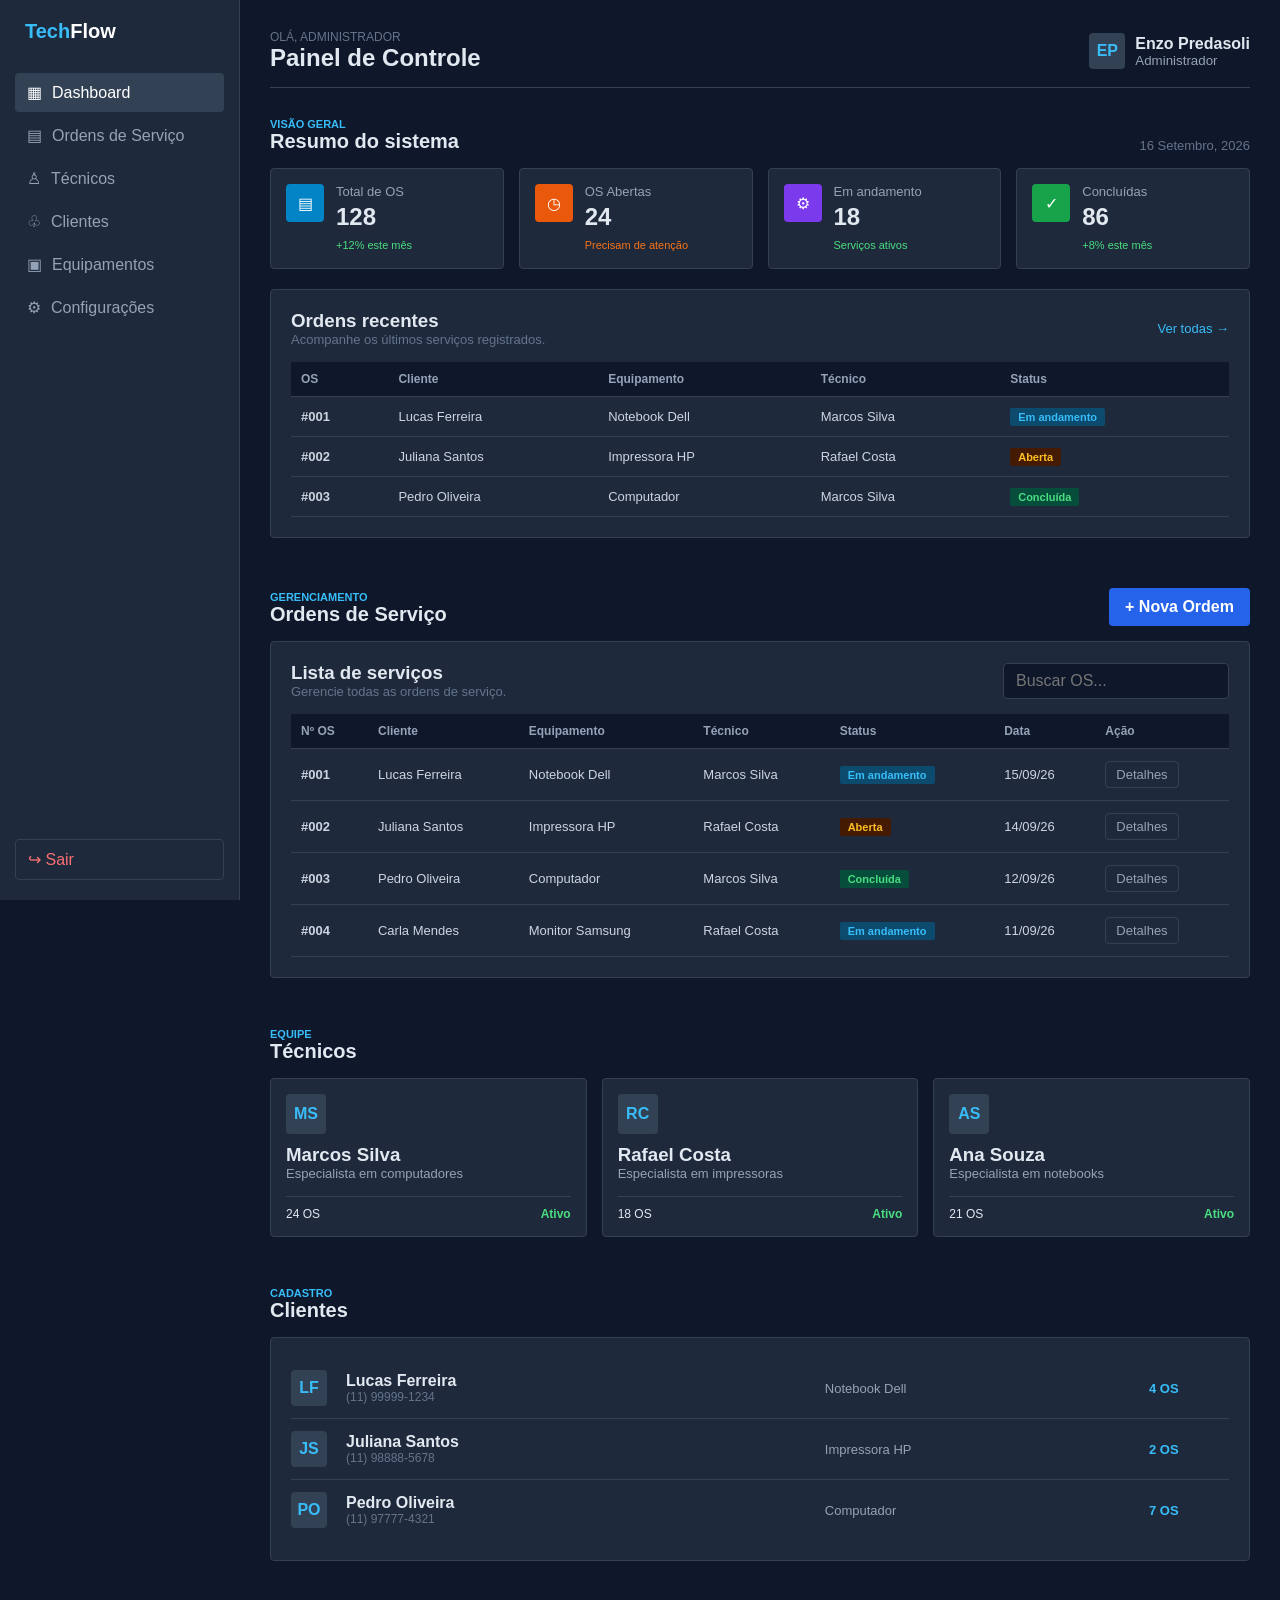
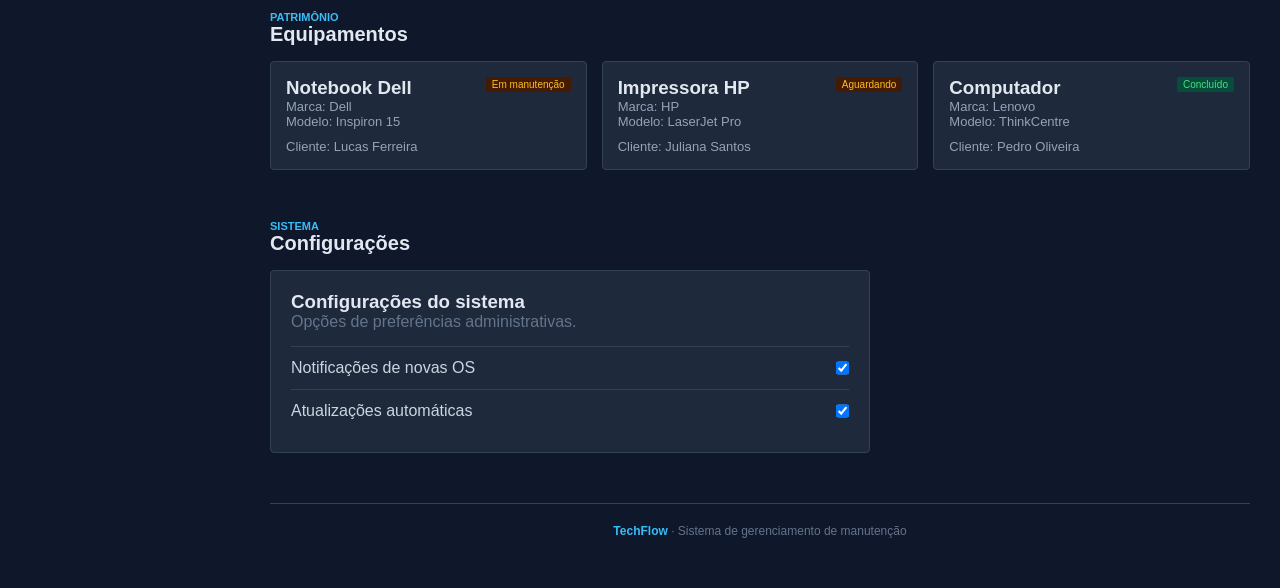
<file: index.html>
<!DOCTYPE html>
<html lang="pt-BR">
<head>
    <meta charset="UTF-8">
    <meta name="viewport" content="width=device-width, initial-scale=1.0">
    <title>TechFlow | Gerenciamento de OS</title>
    <link rel="stylesheet" href="./css/style.css">
</head>
<body>

    <button class="mobile-menu" id="menuBtn">☰</button>

    <aside class="sidebar" id="sidebar">
        <div class="logo">
            <span class="logo-tech">Tech</span><span class="logo-flow">Flow</span>
        </div>

        <nav>
            <a href="#dashboard" class="active">▦ <span>Dashboard</span></a>
            <a href="#ordens">▤ <span>Ordens de Serviço</span></a>
            <a href="#tecnicos">♙ <span>Técnicos</span></a>
            <a href="#clientes">♧ <span>Clientes</span></a>
            <a href="#equipamentos">▣ <span>Equipamentos</span></a>
            <a href="#configuracoes">⚙ <span>Configurações</span></a>
        </nav>

        <button class="logout">↪ <span>Sair</span></button>
    </aside>

    <main class="main">

        <header class="topbar">
            <div>
                <p class="welcome">Olá, administrador</p>
                <h1>Painel de Controle</h1>
            </div>

            <div class="profile">
                <div class="avatar">EP</div>
                <div>
                    <strong>Enzo Predasoli</strong>
                    <small>Administrador</small>
                </div>
            </div>
        </header>

        <!-- DASHBOARD -->
        <section id="dashboard" class="section">

            <div class="section-title">
                <div>
                    <p class="label">VISÃO GERAL</p>
                    <h2>Resumo do sistema</h2>
                </div>
                <span class="date">16 Setembro, 2026</span>
            </div>

            <div class="stats">
                <div class="stat-card">
                    <div class="stat-icon blue">▤</div>
                    <div>
                        <span>Total de OS</span>
                        <strong>128</strong>
                        <small>+12% este mês</small>
                    </div>
                </div>

                <div class="stat-card">
                    <div class="stat-icon orange">◷</div>
                    <div>
                        <span>OS Abertas</span>
                        <strong>24</strong>
                        <small class="warn">Precisam de atenção</small>
                    </div>
                </div>

                <div class="stat-card">
                    <div class="stat-icon purple">⚙</div>
                    <div>
                        <span>Em andamento</span>
                        <strong>18</strong>
                        <small>Serviços ativos</small>
                    </div>
                </div>

                <div class="stat-card">
                    <div class="stat-icon green">✓</div>
                    <div>
                        <span>Concluídas</span>
                        <strong>86</strong>
                        <small>+8% este mês</small>
                    </div>
                </div>
            </div>

            <div class="content-card">
                <div class="card-header">
                    <div>
                        <h3>Ordens recentes</h3>
                        <p>Acompanhe os últimos serviços registrados.</p>
                    </div>
                    <a href="#ordens" class="view-all">Ver todas →</a>
                </div>

                <div class="table-container">
                    <table>
                        <thead>
                            <tr>
                                <th>OS</th>
                                <th>Cliente</th>
                                <th>Equipamento</th>
                                <th>Técnico</th>
                                <th>Status</th>
                            </tr>
                        </thead>
                        <tbody>
                            <tr>
                                <td><strong>#001</strong></td>
                                <td>Lucas Ferreira</td>
                                <td>Notebook Dell</td>
                                <td>Marcos Silva</td>
                                <td><span class="badge progress">Em andamento</span></td>
                            </tr>
                            <tr>
                                <td><strong>#002</strong></td>
                                <td>Juliana Santos</td>
                                <td>Impressora HP</td>
                                <td>Rafael Costa</td>
                                <td><span class="badge open">Aberta</span></td>
                            </tr>
                            <tr>
                                <td><strong>#003</strong></td>
                                <td>Pedro Oliveira</td>
                                <td>Computador</td>
                                <td>Marcos Silva</td>
                                <td><span class="badge completed">Concluída</span></td>
                            </tr>
                        </tbody>
                    </table>
                </div>
            </div>

        </section>

        <!-- ORDENS -->
        <section id="ordens" class="section">

            <div class="section-title">
                <div>
                    <p class="label">GERENCIAMENTO</p>
                    <h2>Ordens de Serviço</h2>
                </div>
                <button class="primary-btn" id="newOrderBtn">+ Nova Ordem</button>
            </div>

            <div class="content-card">
                <div class="card-header">
                    <div>
                        <h3>Lista de serviços</h3>
                        <p>Gerencie todas as ordens de serviço.</p>
                    </div>
                    <input class="search" id="searchOS" type="text" placeholder="Buscar OS...">
                </div>

                <div class="table-container">
                    <table id="osTable">
                        <thead>
                            <tr>
                                <th>Nº OS</th>
                                <th>Cliente</th>
                                <th>Equipamento</th>
                                <th>Técnico</th>
                                <th>Status</th>
                                <th>Data</th>
                                <th>Ação</th>
                            </tr>
                        </thead>
                        <tbody>
                            <tr>
                                <td><strong>#001</strong></td>
                                <td>Lucas Ferreira</td>
                                <td>Notebook Dell</td>
                                <td>Marcos Silva</td>
                                <td><span class="badge progress">Em andamento</span></td>
                                <td>15/09/26</td>
                                <td><button class="details-btn">Detalhes</button></td>
                            </tr>
                            <tr>
                                <td><strong>#002</strong></td>
                                <td>Juliana Santos</td>
                                <td>Impressora HP</td>
                                <td>Rafael Costa</td>
                                <td><span class="badge open">Aberta</span></td>
                                <td>14/09/26</td>
                                <td><button class="details-btn">Detalhes</button></td>
                            </tr>
                            <tr>
                                <td><strong>#003</strong></td>
                                <td>Pedro Oliveira</td>
                                <td>Computador</td>
                                <td>Marcos Silva</td>
                                <td><span class="badge completed">Concluída</span></td>
                                <td>12/09/26</td>
                                <td><button class="details-btn">Detalhes</button></td>
                            </tr>
                            <tr>
                                <td><strong>#004</strong></td>
                                <td>Carla Mendes</td>
                                <td>Monitor Samsung</td>
                                <td>Rafael Costa</td>
                                <td><span class="badge progress">Em andamento</span></td>
                                <td>11/09/26</td>
                                <td><button class="details-btn">Detalhes</button></td>
                            </tr>
                        </tbody>
                    </table>
                </div>
            </div>

        </section>

        <!-- TÉCNICOS -->
        <section id="tecnicos" class="section">
            <div class="section-title">
                <div>
                    <p class="label">EQUIPE</p>
                    <h2>Técnicos</h2>
                </div>
            </div>

            <div class="people-grid">
                <div class="person-card">
                    <div class="person-avatar">MS</div>
                    <h3>Marcos Silva</h3>
                    <p>Especialista em computadores</p>
                    <div class="person-info">
                        <span>24 OS</span>
                        <b>Ativo</b>
                    </div>
                </div>

                <div class="person-card">
                    <div class="person-avatar">RC</div>
                    <h3>Rafael Costa</h3>
                    <p>Especialista em impressoras</p>
                    <div class="person-info">
                        <span>18 OS</span>
                        <b>Ativo</b>
                    </div>
                </div>

                <div class="person-card">
                    <div class="person-avatar">AS</div>
                    <h3>Ana Souza</h3>
                    <p>Especialista em notebooks</p>
                    <div class="person-info">
                        <span>21 OS</span>
                        <b>Ativo</b>
                    </div>
                </div>
            </div>
        </section>

        <!-- CLIENTES -->
        <section id="clientes" class="section">
            <div class="section-title">
                <div>
                    <p class="label">CADASTRO</p>
                    <h2>Clientes</h2>
                </div>
            </div>

            <div class="content-card">
                <div class="client-list">
                    <div class="client">
                        <div class="client-avatar">LF</div>
                        <div>
                            <strong>Lucas Ferreira</strong>
                            <span>(11) 99999-1234</span>
                        </div>
                        <div class="client-equipment">Notebook Dell</div>
                        <div class="client-orders">4 OS</div>
                    </div>

                    <div class="client">
                        <div class="client-avatar">JS</div>
                        <div>
                            <strong>Juliana Santos</strong>
                            <span>(11) 98888-5678</span>
                        </div>
                        <div class="client-equipment">Impressora HP</div>
                        <div class="client-orders">2 OS</div>
                    </div>

                    <div class="client">
                        <div class="client-avatar">PO</div>
                        <div>
                            <strong>Pedro Oliveira</strong>
                            <span>(11) 97777-4321</span>
                        </div>
                        <div class="client-equipment">Computador</div>
                        <div class="client-orders">7 OS</div>
                    </div>
                </div>
            </div>
        </section>

        <!-- EQUIPAMENTOS -->
        <section id="equipamentos" class="section">
            <div class="section-title">
                <div>
                    <p class="label">PATRIMÔNIO</p>
                    <h2>Equipamentos</h2>
                </div>
            </div>

            <div class="equipment-grid">
                <div class="equipment-card">
                    <span class="equipment-status">Em manutenção</span>
                    <h3>Notebook Dell</h3>
                    <p>Marca: Dell</p>
                    <p>Modelo: Inspiron 15</p>
                    <small>Cliente: Lucas Ferreira</small>
                </div>

                <div class="equipment-card">
                    <span class="equipment-status">Aguardando</span>
                    <h3>Impressora HP</h3>
                    <p>Marca: HP</p>
                    <p>Modelo: LaserJet Pro</p>
                    <small>Cliente: Juliana Santos</small>
                </div>

                <div class="equipment-card">
                    <span class="equipment-status done">Concluído</span>
                    <h3>Computador</h3>
                    <p>Marca: Lenovo</p>
                    <p>Modelo: ThinkCentre</p>
                    <small>Cliente: Pedro Oliveira</small>
                </div>
            </div>
        </section>

        <!-- CONFIGURAÇÕES -->
        <section id="configuracoes" class="section">
            <div class="section-title">
                <div>
                    <p class="label">SISTEMA</p>
                    <h2>Configurações</h2>
                </div>
            </div>

            <div class="content-card settings">
                <h3>Configurações do sistema</h3>
                <p>Opções de preferências administrativas.</p>

                <div class="setting">
                    <span>Notificações de novas OS</span>
                    <input type="checkbox" checked>
                </div>

                <div class="setting">
                    <span>Atualizações automáticas</span>
                    <input type="checkbox" checked>
                </div>
            </div>
        </section>

        <footer>
            <strong>TechFlow</strong> · Sistema de gerenciamento de manutenção
        </footer>

    </main>

    <!-- MODAL NOVA OS -->
    <div class="modal" id="modal">
        <div class="modal-box">
            <button class="close" id="closeModal">×</button>

            <div class="modal-title">
                <h2>Nova Ordem de Serviço</h2>
            </div>

            <form id="orderForm">
                <div class="form-grid">
                    <div class="form-group">
                        <label>Cliente</label>
                        <input type="text" id="clientInput" placeholder="Nome do cliente" required>
                    </div>

                    <div class="form-group">
                        <label>Equipamento</label>
                        <input type="text" id="equipmentInput" placeholder="Ex: Notebook Dell" required>
                    </div>

                    <div class="form-group">
                        <label>Técnico</label>
                        <select id="techSelect">
                            <option>Marcos Silva</option>
                            <option>Rafael Costa</option>
                            <option>Ana Souza</option>
                        </select>
                    </div>

                    <div class="form-group">
                        <label>Status</label>
                        <select id="statusSelect">
                            <option value="Aberta">Aberta</option>
                            <option value="Em andamento">Em andamento</option>
                            <option value="Concluída">Concluída</option>
                        </select>
                    </div>
                </div>

                <div class="form-group">
                    <label>Problema relatado</label>
                    <textarea id="problemInput" placeholder="Descreva o problema do equipamento..."></textarea>
                </div>

                <button type="submit" class="primary-btn full">
                    Salvar Ordem de Serviço
                </button>
            </form>
        </div>
    </div>

    <script src="./js/script.js"></script>
</body>
</html>
</file>
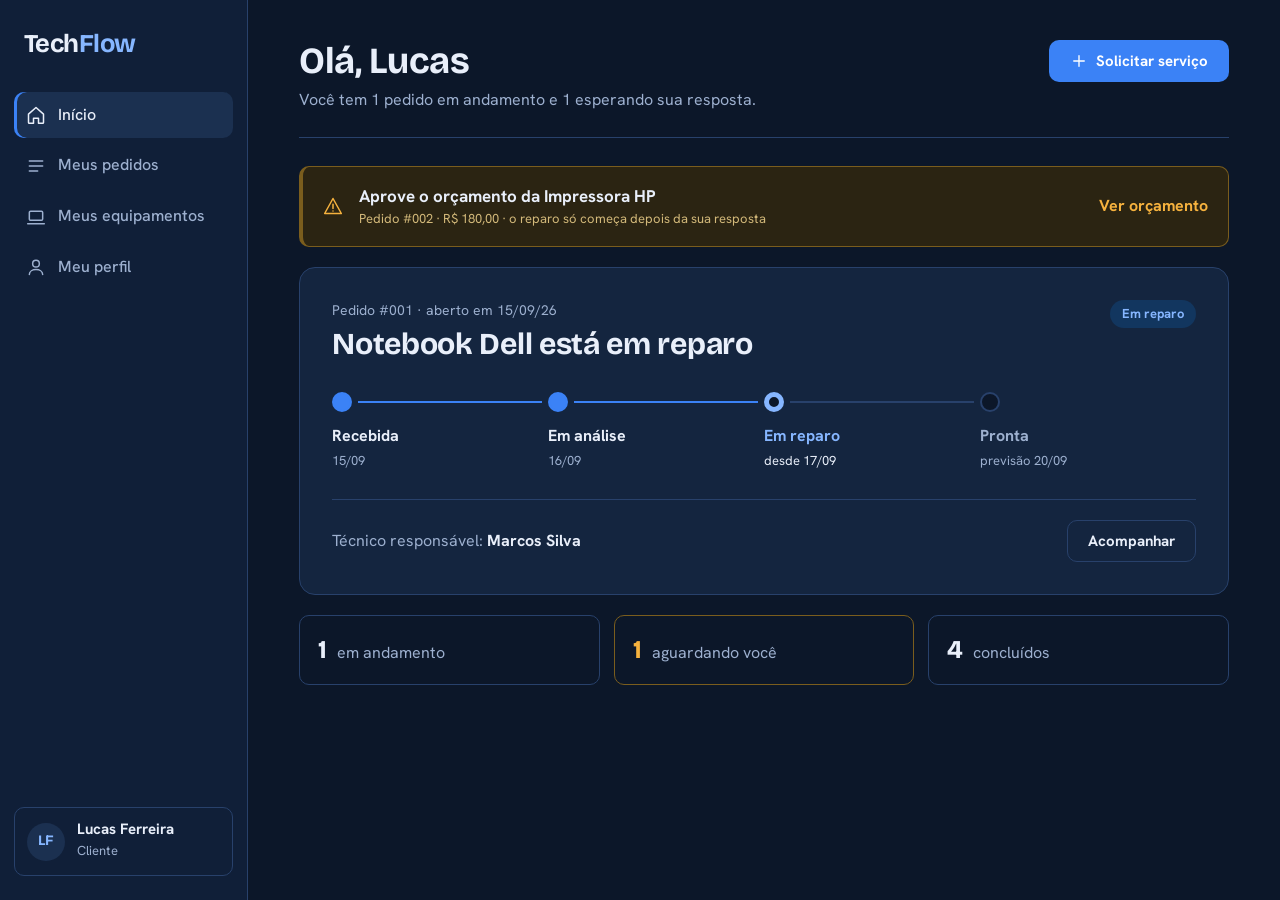
<file: TelaPrincipal/index.html>
<!DOCTYPE html>
<html lang="pt-BR">
<head>
  <meta charset="UTF-8">
  <meta name="viewport" content="width=device-width, initial-scale=1">
  <title>TechFlow · Portal do Cliente</title>
  <link rel="preconnect" href="https://fonts.googleapis.com">
  <link rel="preconnect" href="https://fonts.gstatic.com" crossorigin>
  <link href="https://fonts.googleapis.com/css2?family=Bricolage+Grotesque:wght@500;700&family=Hanken+Grotesk:wght@400;500;700&display=swap" rel="stylesheet">
  <link rel="stylesheet" href="css/style.css">
</head>
<body>

  <!-- Ícones -->
  <svg width="0" height="0" style="position:absolute" aria-hidden="true">
    <defs>
      <symbol id="i-home" viewBox="0 0 24 24"><path d="M3 11l9-8 9 8v10a1 1 0 0 1-1 1h-5v-6H9v6H4a1 1 0 0 1-1-1z"/></symbol>
      <symbol id="i-list" viewBox="0 0 24 24"><path d="M4 6h16M4 12h16M4 18h10"/></symbol>
      <symbol id="i-device" viewBox="0 0 24 24"><rect x="4" y="5" width="16" height="11" rx="1.5"/><path d="M2 20h20"/></symbol>
      <symbol id="i-user" viewBox="0 0 24 24"><circle cx="12" cy="8" r="4"/><path d="M4 21c0-4 4-6 8-6s8 2 8 6"/></symbol>
      <symbol id="i-plus" viewBox="0 0 24 24"><path d="M12 5v14M5 12h14"/></symbol>
      <symbol id="i-alert" viewBox="0 0 24 24"><path d="M12 3l10 18H2z"/><path d="M12 10v5M12 18v.01"/></symbol>
      <symbol id="i-check" viewBox="0 0 24 24"><path d="M5 12l5 5 9-10"/></symbol>
    </defs>
  </svg>

  <a class="pular" href="#conteudo">Ir para o conteúdo</a>

  <!-- ===== Menu lateral (vira barra inferior no celular) ===== -->
  <aside class="lateral">
    <a class="marca" href="#inicio">Tech<span>Flow</span></a>

    <nav class="menu" aria-label="Principal">
      <a href="#inicio" data-nav="inicio"><svg class="ico" aria-hidden="true"><use href="#i-home"/></svg><span>Início</span></a>
      <a href="#pedidos" data-nav="pedidos"><svg class="ico" aria-hidden="true"><use href="#i-list"/></svg><span>Meus pedidos</span></a>
      <a href="#equipamentos" data-nav="equipamentos"><svg class="ico" aria-hidden="true"><use href="#i-device"/></svg><span>Meus equipamentos</span></a>
      <a href="#perfil" data-nav="perfil"><svg class="ico" aria-hidden="true"><use href="#i-user"/></svg><span>Meu perfil</span></a>
    </nav>

    <a class="usuario" href="#perfil">
      <span class="avatar" aria-hidden="true">LF</span>
      <span><strong>Lucas Ferreira</strong><small>Cliente</small></span>
    </a>
  </aside>

  <a class="fab" href="#solicitar" aria-label="Solicitar serviço"><svg class="ico" aria-hidden="true"><use href="#i-plus"/></svg></a>

  <main id="conteudo">

    <!-- =========================================================
         INÍCIO
    ========================================================== -->
    <section class="view" id="inicio" aria-labelledby="t-inicio">
      <header class="topo">
        <div>
          <h1 id="t-inicio">Olá, Lucas</h1>
          <p class="sub">Você tem 1 pedido em andamento e 1 esperando sua resposta.</p>
        </div>
        <a class="btn primario" href="#solicitar"><svg class="ico" aria-hidden="true"><use href="#i-plus"/></svg>Solicitar serviço</a>
      </header>

      <a class="alerta" href="#pedido-002">
        <svg class="ico" aria-hidden="true"><use href="#i-alert"/></svg>
        <span class="alerta-texto">
          <strong>Aprove o orçamento da Impressora HP</strong>
          <small>Pedido #002 · R$ 180,00 · o reparo só começa depois da sua resposta</small>
        </span>
        <span class="alerta-acao">Ver orçamento</span>
      </a>

      <article class="destaque">
        <div class="destaque-topo">
          <div>
            <p class="meta">Pedido #001 · aberto em 15/09/26</p>
            <h2>Notebook Dell está em reparo</h2>
          </div>
          <span class="selo andamento">Em reparo</span>
        </div>

        <ol class="trilho" aria-label="Etapas do pedido #001">
          <li class="feito"><span>Recebida</span><small>15/09</small></li>
          <li class="feito"><span>Em análise</span><small>16/09</small></li>
          <li class="atual" aria-current="step"><span>Em reparo</span><small>desde 17/09</small></li>
          <li><span>Pronta</span><small>previsão 20/09</small></li>
        </ol>

        <div class="destaque-pe">
          <p>Técnico responsável: <strong>Marcos Silva</strong></p>
          <a class="btn secundario" href="#pedido-001">Acompanhar</a>
        </div>
      </article>

      <div class="resumo" role="list">
        <div class="resumo-item" role="listitem"><strong>1</strong><span>em andamento</span></div>
        <div class="resumo-item atencao" role="listitem"><strong>1</strong><span>aguardando você</span></div>
        <div class="resumo-item" role="listitem"><strong>4</strong><span>concluídos</span></div>
      </div>
    </section>

    <!-- =========================================================
         MEUS PEDIDOS
    ========================================================== -->
    <section class="view" id="pedidos" aria-labelledby="t-pedidos">
      <header class="topo">
        <div>
          <h1 id="t-pedidos">Meus pedidos</h1>
          <p class="sub">Todos os serviços que você já pediu.</p>
        </div>
        <a class="btn primario" href="#solicitar"><svg class="ico" aria-hidden="true"><use href="#i-plus"/></svg>Solicitar serviço</a>
      </header>

      <div class="ferramentas">
        <label class="busca">
          <span class="so-leitor">Buscar pedido</span>
          <input type="search" placeholder="Buscar por número ou equipamento">
        </label>
        <ul class="filtros" aria-label="Filtrar por status">
          <li><a class="ativo" href="#pedidos">Todos</a></li>
          <li><a href="#pedidos">Em andamento</a></li>
          <li><a href="#pedidos">Aguardando você</a></li>
          <li><a href="#pedidos">Concluídos</a></li>
        </ul>
      </div>

      <ul class="lista-pedidos">
        <li class="pedido precisa">
          <div class="pedido-id"><strong>#002</strong><span>Impressora HP</span></div>
          <span class="selo aguardando">Aguardando você</span>
          <span class="pedido-data">14/09/26</span>
          <a class="btn secundario" href="#pedido-002">Acompanhar</a>
        </li>
        <li class="pedido">
          <div class="pedido-id"><strong>#001</strong><span>Notebook Dell</span></div>
          <span class="selo andamento">Em reparo</span>
          <span class="pedido-data">15/09/26</span>
          <a class="btn secundario" href="#pedido-001">Acompanhar</a>
        </li>
        <li class="pedido">
          <div class="pedido-id"><strong>#094</strong><span>Monitor Samsung</span></div>
          <span class="selo concluida">Concluído</span>
          <span class="pedido-data">02/08/26</span>
          <a class="btn secundario" href="#pedidos">Ver histórico</a>
        </li>
        <li class="pedido">
          <div class="pedido-id"><strong>#071</strong><span>Computador</span></div>
          <span class="selo concluida">Concluído</span>
          <span class="pedido-data">19/06/26</span>
          <a class="btn secundario" href="#pedidos">Ver histórico</a>
        </li>
      </ul>
    </section>

    <!-- =========================================================
         DETALHE DO PEDIDO #001
    ========================================================== -->
    <section class="view" id="pedido-001" aria-labelledby="t-p001">
      <a class="voltar" href="#pedidos">Voltar para meus pedidos</a>

      <header class="topo">
        <div>
          <p class="meta">Pedido #001 · aberto em 15/09/26</p>
          <h1 id="t-p001">Notebook Dell</h1>
        </div>
        <span class="selo andamento grande">Em reparo</span>
      </header>

      <ol class="trilho" aria-label="Etapas do pedido #001">
        <li class="feito"><span>Recebida</span><small>15/09</small></li>
        <li class="feito"><span>Em análise</span><small>16/09</small></li>
        <li class="atual" aria-current="step"><span>Em reparo</span><small>desde 17/09</small></li>
        <li><span>Pronta</span><small>previsão 20/09</small></li>
      </ol>

      <div class="detalhe-grade">
        <div class="coluna">
          <section class="bloco">
            <h2>O que já aconteceu</h2>
            <ol class="historico">
              <li class="atual"><time>17/09 · 09:40</time><p>Reparo iniciado. A placa de vídeo está sendo substituída.</p></li>
              <li><time>16/09 · 14:15</time><p>Diagnóstico concluído e orçamento aprovado por você.</p></li>
              <li><time>15/09 · 10:02</time><p>Equipamento recebido na loja.</p></li>
              <li><time>15/09 · 09:30</time><p>Pedido aberto por você.</p></li>
            </ol>
          </section>

          <section class="bloco">
            <h2>Mensagens</h2>
            <div class="conversa">
              <p class="msg equipe"><span>Marcos Silva</span>Encontramos o defeito na placa de vídeo. Seguimos com a troca.</p>
              <p class="msg voce"><span>Você</span>Ótimo, obrigado! Consigo retirar na sexta?</p>
              <p class="msg equipe"><span>Marcos Silva</span>Deve ficar pronto na sexta. Avisamos por WhatsApp.</p>
            </div>
            <form class="escrever" action="#pedido-001">
              <label class="so-leitor" for="msg-001">Escreva uma mensagem</label>
              <input id="msg-001" type="text" placeholder="Escreva uma mensagem para a equipe">
              <button class="btn primario" type="submit">Enviar mensagem</button>
            </form>
          </section>
        </div>

        <aside class="coluna lado">
          <section class="bloco">
            <h2>Sobre o serviço</h2>
            <dl class="dados">
              <div><dt>Problema informado</dt><dd>Tela apaga sozinha e o ventilador fica muito barulhento.</dd></div>
              <div><dt>Técnico</dt><dd>Marcos Silva</dd></div>
              <div><dt>Entrega</dt><dd>Retirada na loja</dd></div>
              <div><dt>Valor aprovado</dt><dd>R$ 420,00</dd></div>
            </dl>
          </section>

          <section class="bloco">
            <h2>Ações</h2>
            <div class="acoes">
              <a class="btn secundario" href="#pedido-001">Baixar comprovante</a>
              <a class="btn secundario" href="#solicitar">Abrir pedido parecido</a>
              <p class="nota">O cancelamento só está disponível antes do início do reparo.</p>
            </div>
          </section>
        </aside>
      </div>
    </section>

    <!-- =========================================================
         DETALHE DO PEDIDO #002 (orçamento pendente)
    ========================================================== -->
    <section class="view" id="pedido-002" aria-labelledby="t-p002">
      <a class="voltar" href="#pedidos">Voltar para meus pedidos</a>

      <header class="topo">
        <div>
          <p class="meta">Pedido #002 · aberto em 14/09/26</p>
          <h1 id="t-p002">Impressora HP</h1>
        </div>
        <span class="selo aguardando grande">Aguardando você</span>
      </header>

      <ol class="trilho" aria-label="Etapas do pedido #002">
        <li class="feito"><span>Recebida</span><small>14/09</small></li>
        <li class="atual" aria-current="step"><span>Em análise</span><small>orçamento pronto</small></li>
        <li><span>Em reparo</span><small>depois da aprovação</small></li>
        <li><span>Pronta</span><small>a definir</small></li>
      </ol>

      <div class="detalhe-grade">
        <div class="coluna">

          <!-- Decisão do orçamento, sem JavaScript -->
          <section class="bloco orcamento">
            <input class="oculto" type="radio" name="decisao" id="d-nada" checked>
            <input class="oculto" type="radio" name="decisao" id="d-ok">
            <input class="oculto" type="radio" name="decisao" id="d-nao">

            <div class="orc-pendente">
              <h2>Seu orçamento chegou</h2>
              <table class="tabela-orc">
                <caption class="so-leitor">Itens do orçamento</caption>
                <tbody>
                  <tr><th scope="row">Troca do rolo de tração</th><td>R$ 95,00</td></tr>
                  <tr><th scope="row">Limpeza completa</th><td>R$ 45,00</td></tr>
                  <tr><th scope="row">Mão de obra</th><td>R$ 40,00</td></tr>
                </tbody>
                <tfoot>
                  <tr><th scope="row">Total</th><td>R$ 180,00</td></tr>
                </tfoot>
              </table>
              <p class="nota">Prazo estimado depois da aprovação: 3 dias úteis.</p>
              <div class="acoes linha">
                <label class="btn primario" for="d-ok">Aprovar orçamento</label>
                <label class="btn secundario" for="d-nao">Recusar</label>
              </div>
            </div>

            <div class="orc-ok">
              <svg class="ico grande-ico" aria-hidden="true"><use href="#i-check"/></svg>
              <h2>Orçamento aprovado</h2>
              <p>O reparo entra na fila e você recebe um aviso quando começar.</p>
              <label class="btn secundario" for="d-nada">Desfazer</label>
            </div>

            <div class="orc-nao">
              <h2>Orçamento recusado</h2>
              <p>Vamos encerrar o pedido. Você pode buscar a impressora na loja sem custo.</p>
              <label class="btn secundario" for="d-nada">Desfazer</label>
            </div>
          </section>

          <section class="bloco">
            <h2>O que já aconteceu</h2>
            <ol class="historico">
              <li class="atual"><time>16/09 · 16:20</time><p>Orçamento enviado. Esperamos sua resposta.</p></li>
              <li><time>15/09 · 11:05</time><p>Diagnóstico concluído.</p></li>
              <li><time>14/09 · 17:48</time><p>Equipamento recebido na loja.</p></li>
              <li><time>14/09 · 17:10</time><p>Pedido aberto por você.</p></li>
            </ol>
          </section>
        </div>

        <aside class="coluna lado">
          <section class="bloco">
            <h2>Sobre o serviço</h2>
            <dl class="dados">
              <div><dt>Problema informado</dt><dd>Papel trava na entrada e sai com manchas.</dd></div>
              <div><dt>Técnico</dt><dd>Rafael Costa</dd></div>
              <div><dt>Entrega</dt><dd>Retirada na loja</dd></div>
            </dl>
          </section>
          <section class="bloco">
            <h2>Ações</h2>
            <div class="acoes">
              <a class="btn secundario" href="#pedido-002">Editar informações</a>
              <a class="btn perigo" href="#pedidos">Cancelar pedido</a>
            </div>
          </section>
        </aside>
      </div>
    </section>

    <!-- =========================================================
         SOLICITAR SERVIÇO (formulário em 4 etapas, só com CSS)
    ========================================================== -->
    <section class="view" id="solicitar" aria-labelledby="t-solicitar">
      <a class="voltar" href="#inicio">Cancelar e voltar ao início</a>

      <header class="topo">
        <div>
          <h1 id="t-solicitar">Solicitar serviço</h1>
          <p class="sub">Leva cerca de 2 minutos. Seu rascunho fica guardado.</p>
        </div>
      </header>

      <form class="assistente" action="#confirmacao" method="get">
        <input class="oculto" type="radio" name="etapa" id="e1" checked>
        <input class="oculto" type="radio" name="etapa" id="e2">
        <input class="oculto" type="radio" name="etapa" id="e3">
        <input class="oculto" type="radio" name="etapa" id="e4">

        <ol class="progresso" aria-label="Etapas da solicitação">
          <li><label for="e1"><b>1</b>Equipamento</label></li>
          <li><label for="e2"><b>2</b>Problema</label></li>
          <li><label for="e3"><b>3</b>Entrega</label></li>
          <li><label for="e4"><b>4</b>Revisão</label></li>
        </ol>

        <div class="paineis">

          <!-- Etapa 1 -->
          <fieldset class="painel p1">
            <legend>Qual equipamento precisa de ajuda?</legend>
            <div class="cartoes">
              <input class="oculto" type="radio" name="equip" id="q-nb" value="notebook-dell" checked>
              <label for="q-nb"><svg class="ico" aria-hidden="true"><use href="#i-device"/></svg><strong>Notebook Dell</strong><small>2 serviços anteriores</small></label>

              <input class="oculto" type="radio" name="equip" id="q-imp" value="impressora-hp">
              <label for="q-imp"><svg class="ico" aria-hidden="true"><use href="#i-device"/></svg><strong>Impressora HP</strong><small>1 serviço anterior</small></label>

              <input class="oculto" type="radio" name="equip" id="q-pc" value="computador">
              <label for="q-pc"><svg class="ico" aria-hidden="true"><use href="#i-device"/></svg><strong>Computador</strong><small>1 serviço anterior</small></label>

              <input class="oculto" type="radio" name="equip" id="q-novo" value="novo">
              <label for="q-novo"><svg class="ico" aria-hidden="true"><use href="#i-plus"/></svg><strong>Outro equipamento</strong><small>Cadastrar agora</small></label>

              <div class="novo-eq">
                <label>Tipo
                  <select name="tipo">
                    <option>Notebook</option><option>Computador</option><option>Impressora</option><option>Monitor</option><option>Outro</option>
                  </select>
                </label>
                <label>Marca e modelo
                  <input type="text" name="modelo" placeholder="Ex.: Lenovo IdeaPad 3">
                </label>
                <label>Número de série (opcional)
                  <input type="text" name="serie">
                </label>
              </div>
            </div>
            <div class="rodape-etapa">
              <span></span>
              <label class="btn primario" for="e2">Continuar</label>
            </div>
          </fieldset>

          <!-- Etapa 2 -->
          <fieldset class="painel p2">
            <legend>Conte o que está acontecendo</legend>

            <div class="grupo">
              <p class="rotulo">Tipo de serviço</p>
              <div class="segmentos">
                <input class="oculto" type="radio" name="servico" id="s-con" value="conserto" checked><label for="s-con">Conserto</label>
                <input class="oculto" type="radio" name="servico" id="s-man" value="manutencao"><label for="s-man">Manutenção</label>
                <input class="oculto" type="radio" name="servico" id="s-ins" value="instalacao"><label for="s-ins">Instalação</label>
                <input class="oculto" type="radio" name="servico" id="s-orc" value="orcamento"><label for="s-orc">Só orçamento</label>
              </div>
            </div>

            <div class="grupo">
              <p class="rotulo">O que se parece com o seu caso?</p>
              <div class="chips">
                <input class="oculto" type="checkbox" name="sintoma" id="c1" value="nao-liga"><label for="c1">Não liga</label>
                <input class="oculto" type="checkbox" name="sintoma" id="c2" value="lento"><label for="c2">Está lento</label>
                <input class="oculto" type="checkbox" name="sintoma" id="c3" value="tela"><label for="c3">Problema na tela</label>
                <input class="oculto" type="checkbox" name="sintoma" id="c4" value="barulho"><label for="c4">Faz barulho</label>
                <input class="oculto" type="checkbox" name="sintoma" id="c5" value="esquenta"><label for="c5">Esquenta demais</label>
                <input class="oculto" type="checkbox" name="sintoma" id="c6" value="outro"><label for="c6">Outro</label>
              </div>
            </div>

            <div class="grupo">
              <label class="rotulo" for="descricao">Descreva o problema</label>
              <textarea id="descricao" name="descricao" rows="4" placeholder="Quando começou? Aparece alguma mensagem de erro?">Tela apaga sozinha e o ventilador fica muito barulhento.</textarea>
              <p class="nota">Quanto mais detalhes, mais rápido o diagnóstico.</p>
            </div>

            <div class="grupo">
              <label class="rotulo" for="fotos">Fotos ou vídeos (opcional)</label>
              <input id="fotos" type="file" name="fotos" accept="image/*,video/*" multiple>
            </div>

            <div class="rodape-etapa">
              <label class="btn secundario" for="e1">Voltar</label>
              <label class="btn primario" for="e3">Continuar</label>
            </div>
          </fieldset>

          <!-- Etapa 3 -->
          <fieldset class="painel p3">
            <legend>Como prefere entregar e ser avisado?</legend>

            <div class="grupo">
              <p class="rotulo">Urgência</p>
              <div class="segmentos">
                <input class="oculto" type="radio" name="urgencia" id="u-n" value="normal" checked><label for="u-n">Normal</label>
                <input class="oculto" type="radio" name="urgencia" id="u-u" value="urgente"><label for="u-u">Urgente</label>
              </div>
            </div>

            <div class="grupo">
              <p class="rotulo">Entrega do equipamento</p>
              <div class="segmentos">
                <input class="oculto" type="radio" name="entrega" id="en-l" value="loja" checked><label for="en-l">Levo até a loja</label>
                <input class="oculto" type="radio" name="entrega" id="en-b" value="buscar"><label for="en-b">Vocês buscam</label>
                <input class="oculto" type="radio" name="entrega" id="en-s" value="local"><label for="en-s">Atendimento no local</label>
              </div>
            </div>

            <div class="grupo">
              <p class="rotulo">Como avisamos você?</p>
              <div class="segmentos">
                <input class="oculto" type="radio" name="contato" id="co-w" value="whatsapp" checked><label for="co-w">WhatsApp</label>
                <input class="oculto" type="radio" name="contato" id="co-e" value="email"><label for="co-e">E-mail</label>
                <input class="oculto" type="radio" name="contato" id="co-t" value="telefone"><label for="co-t">Telefone</label>
              </div>
            </div>

            <div class="rodape-etapa">
              <label class="btn secundario" for="e2">Voltar</label>
              <label class="btn primario" for="e4">Continuar</label>
            </div>
          </fieldset>

          <!-- Etapa 4 -->
          <fieldset class="painel p4">
            <legend>Confira antes de enviar</legend>

            <dl class="revisao">
              <div><dt>Equipamento</dt><dd>Notebook Dell</dd><label class="editar" for="e1">Editar</label></div>
              <div><dt>Serviço</dt><dd>Conserto · tela apaga sozinha e o ventilador fica muito barulhento</dd><label class="editar" for="e2">Editar</label></div>
              <div><dt>Entrega</dt><dd>Levo até a loja · urgência normal</dd><label class="editar" for="e3">Editar</label></div>
              <div><dt>Contato</dt><dd>WhatsApp</dd><label class="editar" for="e3">Editar</label></div>
            </dl>

            <label class="aceite"><input type="checkbox" name="aceite" checked> Concordo com os termos de atendimento e o prazo de guarda do equipamento.</label>

            <div class="rodape-etapa">
              <label class="btn secundario" for="e3">Voltar</label>
              <button class="btn primario" type="submit">Enviar solicitação</button>
            </div>
          </fieldset>

        </div>
      </form>
    </section>

    <!-- =========================================================
         CONFIRMAÇÃO
    ========================================================== -->
    <section class="view" id="confirmacao" aria-labelledby="t-conf">
      <div class="confirmacao">
        <span class="check-grande"><svg class="ico" aria-hidden="true"><use href="#i-check"/></svg></span>
        <h1 id="t-conf">Pedido #003 recebido</h1>
        <p>Nossa equipe responde em até 1 dia útil. Você será avisado por WhatsApp a cada mudança.</p>
        <ol class="proximos">
          <li>Levar o equipamento até a loja</li>
          <li>Esperar o diagnóstico</li>
          <li>Aprovar o orçamento, se houver</li>
        </ol>
        <div class="acoes linha centro">
          <a class="btn primario" href="#pedido-001">Acompanhar pedido</a>
          <a class="btn secundario" href="#inicio">Voltar ao início</a>
        </div>
      </div>
    </section>

    <!-- =========================================================
         MEUS EQUIPAMENTOS
    ========================================================== -->
    <section class="view" id="equipamentos" aria-labelledby="t-eq">
      <header class="topo">
        <div>
          <h1 id="t-eq">Meus equipamentos</h1>
          <p class="sub">Cadastre uma vez e peça serviços com um clique.</p>
        </div>
        <a class="btn primario" href="#solicitar"><svg class="ico" aria-hidden="true"><use href="#i-plus"/></svg>Adicionar equipamento</a>
      </header>

      <ul class="grade-eq">
        <li class="eq">
          <svg class="ico" aria-hidden="true"><use href="#i-device"/></svg>
          <h2>Notebook Dell</h2>
          <p>2 serviços realizados</p>
          <p class="nota">Em reparo agora</p>
          <div class="acoes linha"><a class="btn secundario" href="#pedido-001">Ver histórico</a><a class="btn secundario" href="#equipamentos">Editar</a></div>
        </li>
        <li class="eq">
          <svg class="ico" aria-hidden="true"><use href="#i-device"/></svg>
          <h2>Impressora HP</h2>
          <p>1 serviço realizado</p>
          <p class="nota">Orçamento esperando você</p>
          <div class="acoes linha"><a class="btn secundario" href="#pedido-002">Ver histórico</a><a class="btn secundario" href="#equipamentos">Editar</a></div>
        </li>
        <li class="eq">
          <svg class="ico" aria-hidden="true"><use href="#i-device"/></svg>
          <h2>Computador</h2>
          <p>1 serviço realizado</p>
          <p class="nota">Sem pedidos abertos</p>
          <div class="acoes linha"><a class="btn secundario" href="#solicitar">Pedir serviço</a><a class="btn secundario" href="#equipamentos">Editar</a></div>
        </li>
      </ul>
    </section>

    <!-- =========================================================
         MEU PERFIL
    ========================================================== -->
    <section class="view" id="perfil" aria-labelledby="t-perfil">
      <header class="topo">
        <div>
          <h1 id="t-perfil">Meu perfil</h1>
          <p class="sub">Mantenha seus dados em dia para receber os avisos certos.</p>
        </div>
      </header>

      <form class="perfil-form" action="#perfil">
        <section class="bloco">
          <h2>Dados de contato</h2>
          <div class="campos">
            <label>Nome completo<input type="text" value="Lucas Ferreira"></label>
            <label>E-mail<input type="email" value="lucas.ferreira@email.com"></label>
            <label>Celular<input type="tel" value="(11) 90000-0000"></label>
            <label>Endereço<input type="text" placeholder="Rua, número e bairro"></label>
          </div>
        </section>

        <section class="bloco">
          <h2>Como quer receber avisos</h2>
          <label class="interruptor"><input type="checkbox" checked><span>WhatsApp</span></label>
          <label class="interruptor"><input type="checkbox" checked><span>E-mail</span></label>
          <label class="interruptor"><input type="checkbox"><span>Mensagem de texto</span></label>
        </section>

        <section class="bloco">
          <h2>Senha</h2>
          <div class="campos">
            <label>Senha atual<input type="password" autocomplete="current-password"></label>
            <label>Nova senha<input type="password" autocomplete="new-password"></label>
          </div>
        </section>

        <div class="acoes linha">
          <button class="btn primario" type="submit">Salvar alterações</button>
          <a class="btn perigo" href="#inicio">Sair da conta</a>
        </div>
      </form>
    </section>

  </main>
</body>
</html>
</file>
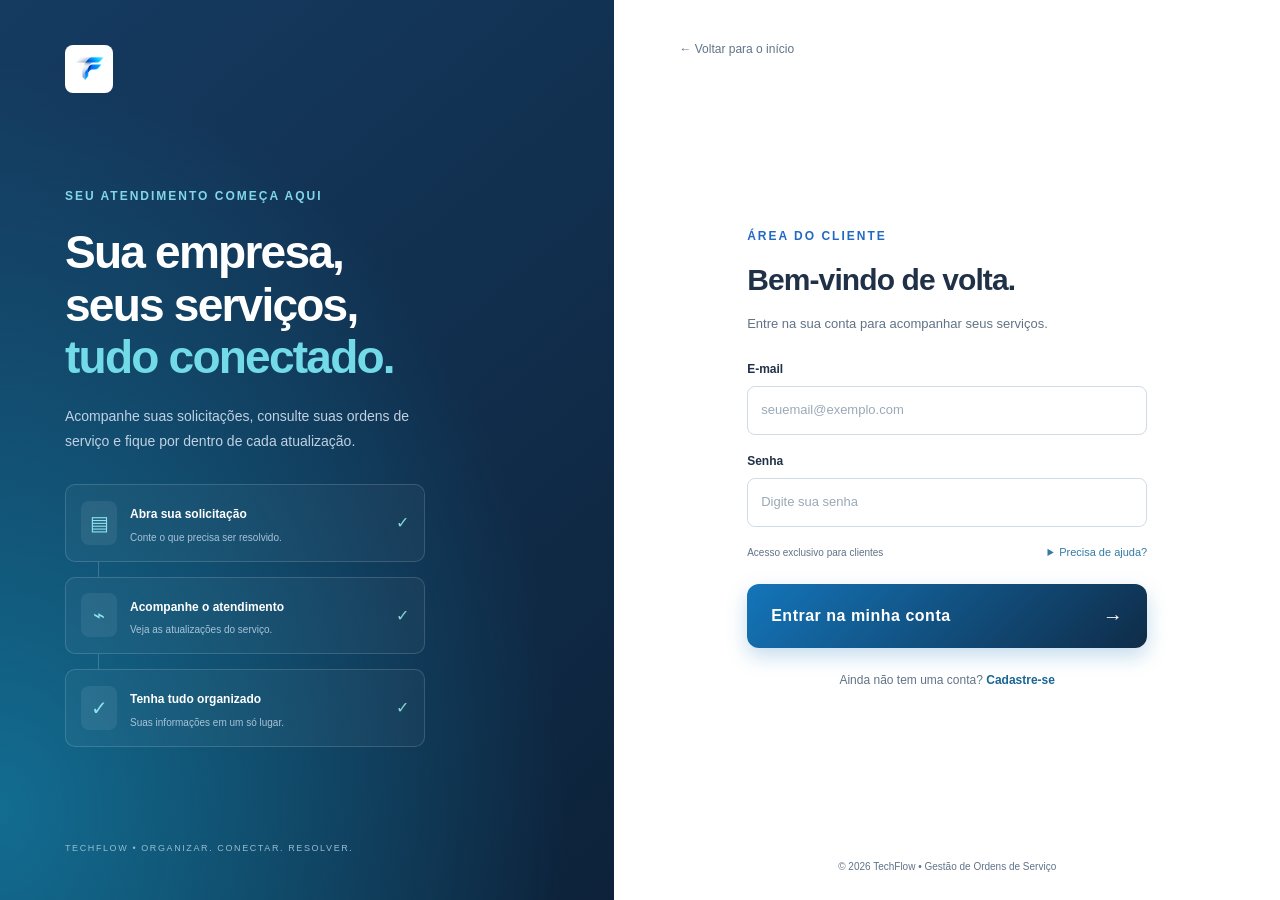
<file: techflow-Front-end/techflow-Login-cliente/index.html>
<!doctype html>

<html lang="pt-br">
    <head>
        <meta charset="utf-8" />
        <meta content="width=device-width, initial-scale=1.0" name="viewport" />
        <title>Acesso do Cliente | TechFlow</title>
        <link href="../assets/globais.css" rel="stylesheet" />
        <link href="style.css" rel="stylesheet" />
    </head>
    <body>
        <main class="pagina-login">
            <section class="apresentacao-login">
                <a class="marca" href="../tela-principal/index.html">
                    <img alt="Símbolo da TechFlow" src="../img/LOGO.png" width="180" />
                </a>
                <div class="texto-login">
                    <p class="sobretitulo">Seu atendimento começa aqui</p>
                    <h1>
                        Sua empresa,
                        <br />
                        seus serviços,
                        <br />
                        <span>tudo conectado.</span>
                    </h1>
                    <p>
                        Acompanhe suas solicitações, consulte suas ordens de serviço e fique por dentro de
                        cada atualização.
                    </p>
                    <div class="ilustracao-login">
                        <div class="linha-ilustracao">
                            <span class="simbolo-login">▤</span>
                            <div>
                                <strong>Abra sua solicitação</strong>
                                <small>Conte o que precisa ser resolvido.</small>
                            </div>
                            <span class="confirmacao">✓</span>
                        </div>
                        <div class="conector"></div>
                        <div class="linha-ilustracao">
                            <span class="simbolo-login">⌁</span>
                            <div>
                                <strong>Acompanhe o atendimento</strong>
                                <small>Veja as atualizações do serviço.</small>
                            </div>
                            <span class="confirmacao">✓</span>
                        </div>
                        <div class="conector"></div>
                        <div class="linha-ilustracao">
                            <span class="simbolo-login">✓</span>
                            <div>
                                <strong>Tenha tudo organizado</strong>
                                <small>Suas informações em um só lugar.</small>
                            </div>
                            <span class="confirmacao">✓</span>
                        </div>
                    </div>
                </div>
                <p class="rodape-login">TECHFLOW • ORGANIZAR. CONECTAR. RESOLVER.</p>
            </section>
            <section class="area-formulario">
                <a class="voltar-login" href="../tela-principal/index.html">← Voltar para o início</a>
                <div class="caixa-login">
                    <p class="sobretitulo">Área do cliente</p>
                    <div id="area-entrar">
                        <h2>Bem-vindo de volta.</h2>
                        <p class="texto-apoio">Entre na sua conta para acompanhar seus serviços.</p>
                        <form action="../techflow-solicitacao/index.html" id="formulario-login" method="get">
                            <div class="campo-login">
                                <label for="email-login">E-mail</label>
                                <input
                                    autocomplete="email"
                                    id="email-login"
                                    placeholder="seuemail@exemplo.com"
                                    required=""
                                    type="email"
                                />
                            </div>
                            <div class="campo-login">
                                <label for="senha-login">Senha</label>
                                <div class="campo-senha">
                                    <input
                                        autocomplete="current-password"
                                        id="senha-login"
                                        placeholder="Digite sua senha"
                                        required=""
                                        type="password"
                                    />
                                </div>
                            </div>
                            <div class="ajuda-login">
                                <span>Acesso exclusivo para clientes</span>
                                <details class="ajuda-nativa">
                                    <summary>Precisa de ajuda?</summary>
                                    <p>Informe seus dados para continuar até o formulário de solicitação.</p>
                                </details>
                            </div>
                            <button class="botao-login-chique" type="submit">
                                Entrar na minha conta
                                <span>→</span>
                            </button>
                            <p aria-live="polite" class="mensagem" id="mensagem-login" role="status"></p>
                        </form>
                        <div class="alternar-acesso">
                            Ainda não tem uma conta?
                            <a class="alternar-link" href="#area-cadastro">Cadastre-se</a>
                        </div>
                    </div>
                    <div id="area-cadastro">
                        <h2>Crie sua conta.</h2>
                        <p class="texto-apoio">Cadastre-se para começar a utilizar a TechFlow.</p>
                        <form
                            action="../techflow-solicitacao/index.html"
                            id="formulario-cadastro"
                            method="get"
                        >
                            <div class="campo-login">
                                <label for="nome-cliente">Nome completo</label>
                                <input
                                    autocomplete="name"
                                    id="nome-cliente"
                                    minlength="3"
                                    placeholder="Digite seu nome completo"
                                    required=""
                                    type="text"
                                />
                            </div>
                            <div class="campo-login">
                                <label for="email-cadastro">E-mail</label>
                                <input
                                    autocomplete="email"
                                    id="email-cadastro"
                                    placeholder="seuemail@exemplo.com"
                                    required=""
                                    type="email"
                                />
                            </div>
                            <div class="campo-login">
                                <label for="telefone-cliente">Telefone (opcional)</label>
                                <input
                                    autocomplete="tel"
                                    id="telefone-cliente"
                                    placeholder="(11) 99999-9999"
                                    type="tel"
                                />
                            </div>
                            <div class="campo-login">
                                <label for="senha-cadastro">Crie uma senha</label>
                                <div class="campo-senha">
                                    <input
                                        autocomplete="new-password"
                                        id="senha-cadastro"
                                        minlength="8"
                                        placeholder="Mínimo de 8 caracteres"
                                        required=""
                                        type="password"
                                    />
                                </div>
                            </div>
                            <div class="campo-login">
                                <label for="confirmar-senha">Confirme sua senha</label>
                                <div class="campo-senha">
                                    <input
                                        autocomplete="new-password"
                                        id="confirmar-senha"
                                        minlength="8"
                                        placeholder="Digite a senha novamente"
                                        required=""
                                        type="password"
                                    />
                                </div>
                            </div>
                            <button class="botao-login-chique" type="submit">
                                Continuar para a solicitação →
                            </button>
                            <p aria-live="polite" class="mensagem" id="mensagem-cadastro" role="status"></p>
                        </form>
                        <div class="alternar-acesso">
                            Já possui uma conta?
                            <a class="alternar-link" href="#area-entrar">Fazer login</a>
                        </div>
                    </div>
                </div>
                <p class="copyright-login">© 2026 TechFlow • Gestão de Ordens de Serviço</p>
            </section>
        </main>
    </body>
</html>
</file>
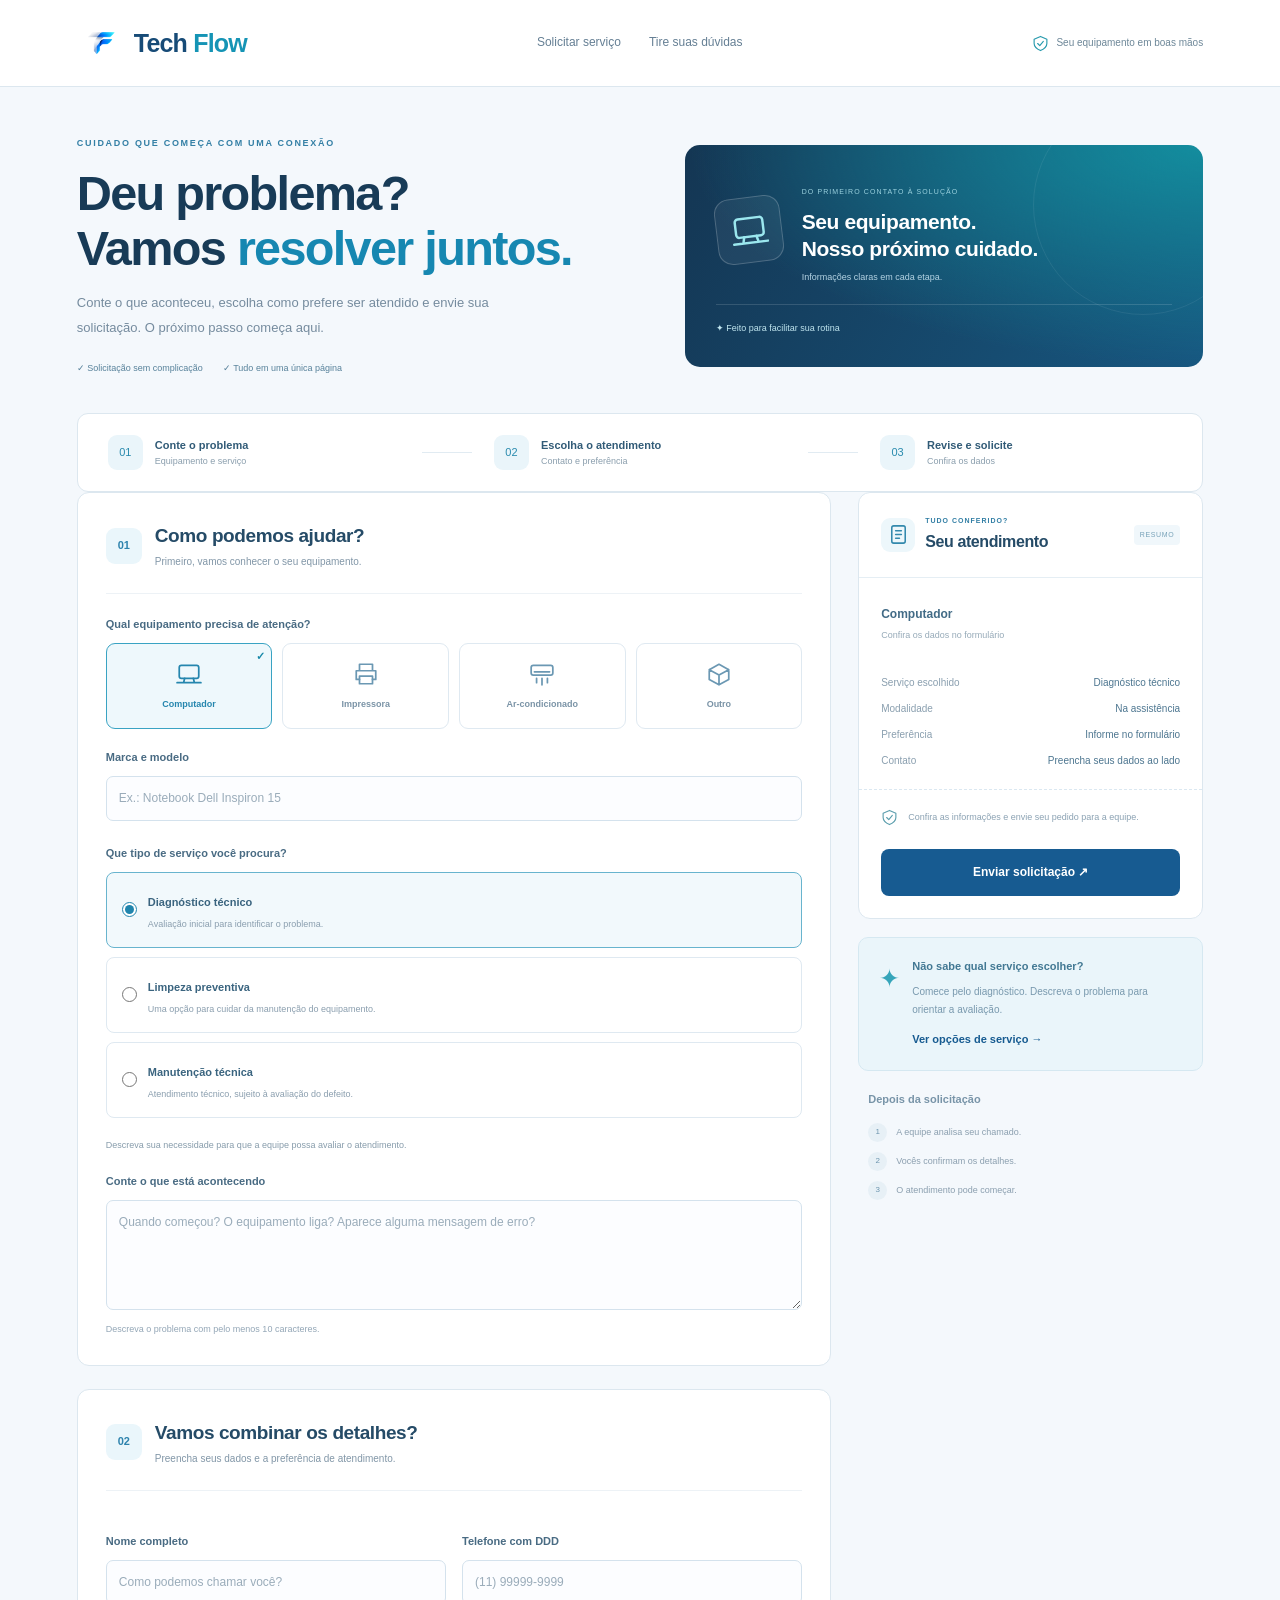
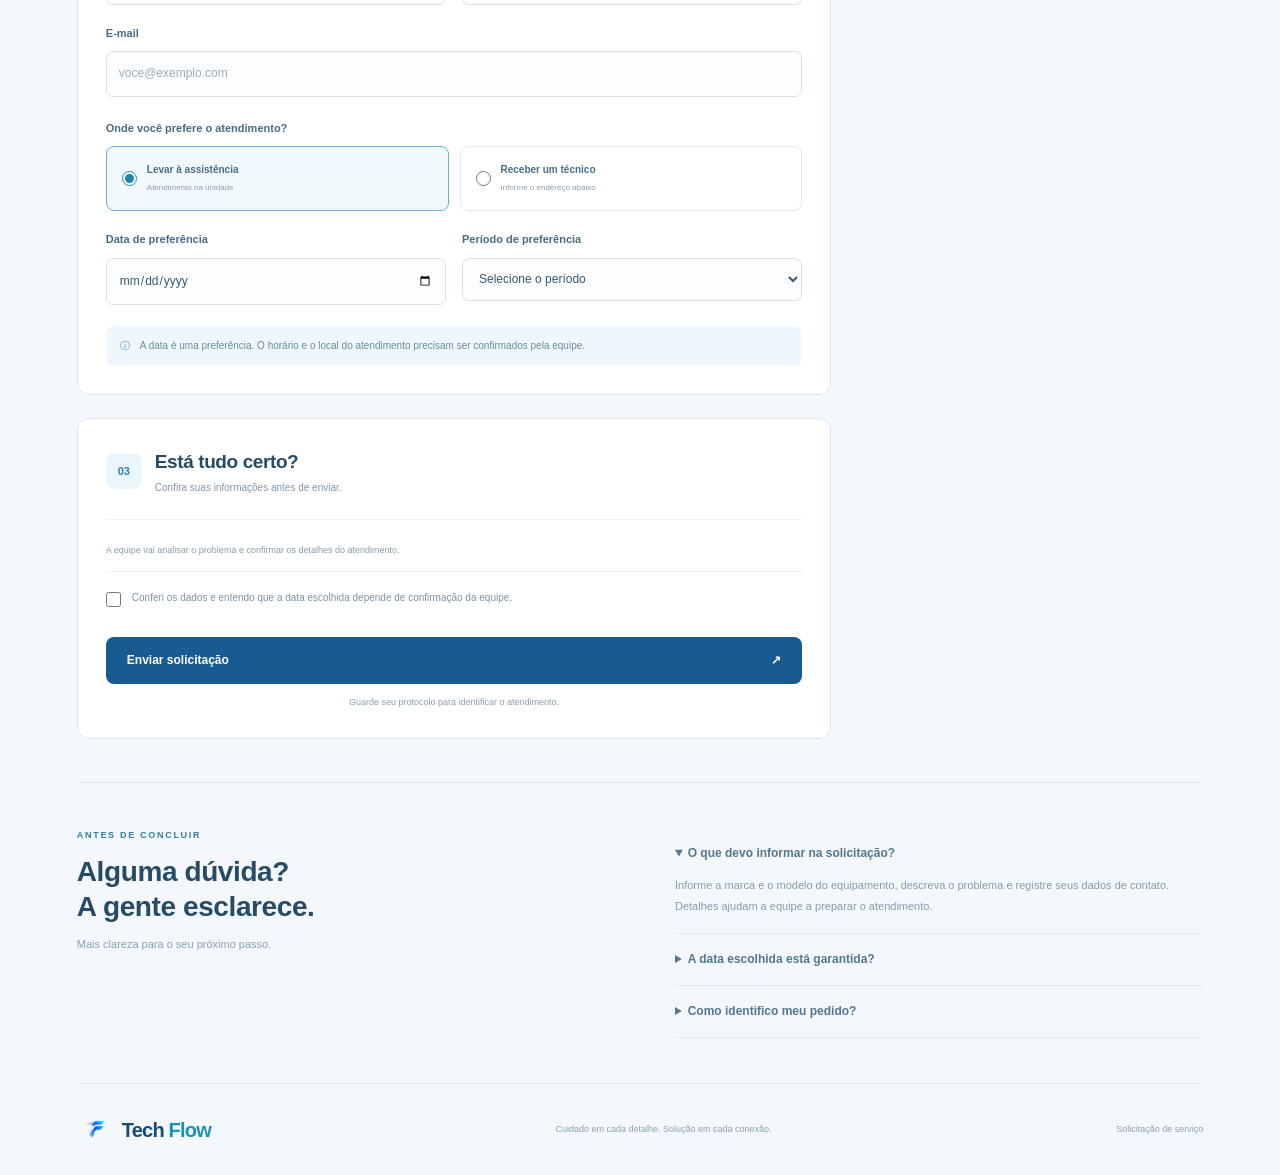
<file: techflow-Front-end/techflow-solicitacao/index.html>
<!doctype html>

<html lang="pt-br">
    <head>
        <meta charset="utf-8" />
        <meta content="width=device-width, initial-scale=1.0" name="viewport" />
        <title>Solicite seu serviço | TechFlow</title>
        <link href="style.css" rel="stylesheet" />
    </head>
    <body>
        <!-- Cabeçalho da página independente -->
        <header class="cabecalho">
            <div class="limite navegacao">
                <a aria-label="TechFlow, início" class="marca" href="#inicio">
                    <img alt="" src="../img/LOGO.png" />
                    <span>
                        Tech
                        <span>Flow</span>
                    </span>
                </a>
                <nav aria-label="Navegação da solicitação">
                    <a href="#servico">Solicitar serviço</a>
                    <a href="#duvidas">Tire suas dúvidas</a>
                </nav>
                <span class="etiqueta-cabecalho">
                    <svg
                        aria-hidden="true"
                        fill="none"
                        stroke="currentColor"
                        stroke-linecap="round"
                        stroke-linejoin="round"
                        stroke-width="1.6"
                        viewbox="0 0 24 24"
                    >
                        <path d="m12 2 9 4v6c0 6-9 10-9 10S3 18 3 12V6Z"></path>
                        <path d="m8 12 3 3 5-6"></path>
                    </svg>
                    Seu equipamento em boas mãos
                </span>
            </div>
        </header>
        <main class="limite" id="inicio">
            <!-- Apresentação com a identidade azul e ciano da TechFlow -->
            <section class="apresentacao">
                <div class="texto-apresentacao">
                    <p class="sobretitulo">CUIDADO QUE COMEÇA COM UMA CONEXÃO</p>
                    <h1>
                        Deu problema?
                        <br />
                        Vamos
                        <span>resolver juntos.</span>
                    </h1>
                    <p>
                        Conte o que aconteceu, escolha como prefere ser atendido e envie sua solicitação. O
                        próximo passo começa aqui.
                    </p>
                    <div class="beneficios">
                        <span>✓ Solicitação sem complicação</span>
                        <span>✓ Tudo em uma única página</span>
                    </div>
                </div>
                <aside class="cartao-apresentacao">
                    <div class="detalhe-orbita"></div>
                    <span class="icone-apresentacao">
                        <svg
                            aria-hidden="true"
                            fill="none"
                            stroke="currentColor"
                            stroke-linecap="round"
                            stroke-linejoin="round"
                            stroke-width="1.6"
                            viewbox="0 0 24 24"
                        >
                            <rect height="12" rx="2" width="18" x="3" y="4"></rect>
                            <path d="M1 20h22M8 16l-1 4M16 16l1 4"></path>
                        </svg>
                    </span>
                    <div>
                        <small>DO PRIMEIRO CONTATO À SOLUÇÃO</small>
                        <h2>
                            Seu equipamento.
                            <br />
                            Nosso próximo cuidado.
                        </h2>
                        <p>Informações claras em cada etapa.</p>
                    </div>
                    <span class="selo-apresentacao">✦ Feito para facilitar sua rotina</span>
                </aside>
            </section>
            <div class="guia">
                <a href="#servico">
                    <span>01</span>
                    <div>
                        <strong>Conte o problema</strong>
                        <small>Equipamento e serviço</small>
                    </div>
                </a>
                <i></i>
                <a href="#atendimento">
                    <span>02</span>
                    <div>
                        <strong>Escolha o atendimento</strong>
                        <small>Contato e preferência</small>
                    </div>
                </a>
                <i></i>
                <a href="#revisao">
                    <span>03</span>
                    <div>
                        <strong>Revise e solicite</strong>
                        <small>Confira os dados</small>
                    </div>
                </a>
            </div>
            <div class="estrutura-pedido" id="area-pedido">
                <form id="formulario-servico">
                    <button aria-hidden="true" disabled="" hidden="" type="submit"></button>
                    <!-- Primeira seção: categoria, serviço e descrição -->
                    <section class="painel" id="servico">
                        <div class="titulo-painel">
                            <span class="numero-secao">01</span>
                            <div>
                                <h2>Como podemos ajudar?</h2>
                                <p>Primeiro, vamos conhecer o seu equipamento.</p>
                            </div>
                        </div>
                        <fieldset class="grupo-equipamentos">
                            <legend>Qual equipamento precisa de atenção?</legend>
                            <div class="opcoes-equipamentos">
                                <label class="opcao-equipamento">
                                    <input checked="" name="categoria" type="radio" value="Computador" />
                                    <span>
                                        <svg
                                            aria-hidden="true"
                                            fill="none"
                                            stroke="currentColor"
                                            stroke-linecap="round"
                                            stroke-linejoin="round"
                                            stroke-width="1.6"
                                            viewbox="0 0 24 24"
                                        >
                                            <rect height="12" rx="2" width="18" x="3" y="4"></rect>
                                            <path d="M1 20h22M8 16l-1 4M16 16l1 4"></path>
                                        </svg>
                                        <strong>Computador</strong>
                                        <b aria-hidden="true">✓</b>
                                    </span>
                                </label>
                                <label class="opcao-equipamento">
                                    <input name="categoria" type="radio" value="Impressora" />
                                    <span>
                                        <svg
                                            aria-hidden="true"
                                            fill="none"
                                            stroke="currentColor"
                                            stroke-linecap="round"
                                            stroke-linejoin="round"
                                            stroke-width="1.6"
                                            viewbox="0 0 24 24"
                                        >
                                            <path d="M6 9V3h12v6M6 17H3V9h18v8h-3"></path>
                                            <rect height="7" width="12" x="6" y="14"></rect>
                                        </svg>
                                        <strong>Impressora</strong>
                                        <b aria-hidden="true">✓</b>
                                    </span>
                                </label>
                                <label class="opcao-equipamento">
                                    <input name="categoria" type="radio" value="Ar-condicionado" />
                                    <span>
                                        <svg
                                            aria-hidden="true"
                                            fill="none"
                                            stroke="currentColor"
                                            stroke-linecap="round"
                                            stroke-linejoin="round"
                                            stroke-width="1.6"
                                            viewbox="0 0 24 24"
                                        >
                                            <rect height="9" rx="2" width="20" x="2" y="4"></rect>
                                            <path d="M5 10h14M7 16v4M12 16v6M17 16v4"></path>
                                        </svg>
                                        <strong>Ar-condicionado</strong>
                                        <b aria-hidden="true">✓</b>
                                    </span>
                                </label>
                                <label class="opcao-equipamento">
                                    <input name="categoria" type="radio" value="Outro" />
                                    <span>
                                        <svg
                                            aria-hidden="true"
                                            fill="none"
                                            stroke="currentColor"
                                            stroke-linecap="round"
                                            stroke-linejoin="round"
                                            stroke-width="1.6"
                                            viewbox="0 0 24 24"
                                        >
                                            <path d="m12 3 9 5v9l-9 5-9-5V8Z M3 8l9 5 9-5M12 13v9"></path>
                                        </svg>
                                        <strong>Outro</strong>
                                        <b aria-hidden="true">✓</b>
                                    </span>
                                </label>
                            </div>
                        </fieldset>
                        <label for="equipamento">Marca e modelo</label>
                        <input
                            id="equipamento"
                            maxlength="100"
                            name="equipamento"
                            placeholder="Ex.: Notebook Dell Inspiron 15"
                            required=""
                        />
                        <fieldset class="grupo-servicos">
                            <legend>Que tipo de serviço você procura?</legend>
                            <label class="opcao-servico">
                                <input checked="" name="servico" type="radio" value="diagnostico" />
                                <span>
                                    <strong>Diagnóstico técnico</strong>
                                    <small>Avaliação inicial para identificar o problema.</small>
                                </span>
                            </label>
                            <label class="opcao-servico">
                                <input name="servico" type="radio" value="limpeza" />
                                <span>
                                    <strong>Limpeza preventiva</strong>
                                    <small>Uma opção para cuidar da manutenção do equipamento.</small>
                                </span>
                            </label>
                            <label class="opcao-servico">
                                <input name="servico" type="radio" value="manutencao" />
                                <span>
                                    <strong>Manutenção técnica</strong>
                                    <small>Atendimento técnico, sujeito à avaliação do defeito.</small>
                                </span>
                            </label>
                        </fieldset>
                        <p class="nota-campo">
                            Descreva sua necessidade para que a equipe possa avaliar o atendimento.
                        </p>
                        <label for="problema">Conte o que está acontecendo</label>
                        <textarea
                            id="problema"
                            maxlength="1000"
                            minlength="10"
                            name="problema"
                            placeholder="Quando começou? O equipamento liga? Aparece alguma mensagem de erro?"
                            required=""
                            rows="4"
                        ></textarea>
                        <div class="rodape-campo">Descreva o problema com pelo menos 10 caracteres.</div>
                    </section>
                    <!-- Segunda seção: contato e preferência de atendimento -->
                    <section class="painel" id="atendimento">
                        <div class="titulo-painel">
                            <span class="numero-secao">02</span>
                            <div>
                                <h2>Vamos combinar os detalhes?</h2>
                                <p>Preencha seus dados e a preferência de atendimento.</p>
                            </div>
                        </div>
                        <div class="linha-campos">
                            <div>
                                <label for="nome">Nome completo</label>
                                <input
                                    autocomplete="name"
                                    id="nome"
                                    maxlength="100"
                                    name="nome"
                                    placeholder="Como podemos chamar você?"
                                    required=""
                                />
                            </div>
                            <div>
                                <label for="telefone">Telefone com DDD</label>
                                <input
                                    autocomplete="tel"
                                    id="telefone"
                                    maxlength="20"
                                    name="telefone"
                                    placeholder="(11) 99999-9999"
                                    required=""
                                    type="tel"
                                />
                            </div>
                        </div>
                        <label for="email">E-mail</label>
                        <input
                            autocomplete="email"
                            id="email"
                            maxlength="150"
                            placeholder="voce@exemplo.com"
                            required=""
                            type="email"
                        />
                        <fieldset class="grupo-modalidade">
                            <legend>Onde você prefere o atendimento?</legend>
                            <label>
                                <input checked="" name="modalidade" type="radio" value="loja" />
                                <span>
                                    <strong>Levar à assistência</strong>
                                    <small>Atendimento na unidade</small>
                                </span>
                            </label>
                            <label>
                                <input name="modalidade" type="radio" value="domicilio" />
                                <span>
                                    <strong>Receber um técnico</strong>
                                    <small>Informe o endereço abaixo</small>
                                </span>
                            </label>
                        </fieldset>
                        <div id="campo-endereco">
                            <label for="endereco">Endereço completo (para atendimento em domicílio)</label>
                            <input
                                autocomplete="street-address"
                                id="endereco"
                                maxlength="200"
                                name="endereco"
                                placeholder="Rua, número, bairro e cidade"
                            />
                        </div>
                        <div class="linha-campos">
                            <div>
                                <label for="data">Data de preferência</label>
                                <input id="data" name="data" required="" type="date" />
                            </div>
                            <div>
                                <label for="periodo">Período de preferência</label>
                                <select id="periodo" name="periodo" required="">
                                    <option value="">Selecione o período</option>
                                    <option>Manhã · 08h às 12h</option>
                                    <option>Tarde · 13h às 18h</option>
                                </select>
                            </div>
                        </div>
                        <div class="lembrete">
                            <span>ⓘ</span>
                            <p>
                                A data é uma preferência. O horário e o local do atendimento precisam ser
                                confirmados pela equipe.
                            </p>
                        </div>
                    </section>
                    <!-- Revisão da solicitação -->
                    <section class="painel" id="revisao">
                        <div class="titulo-painel">
                            <span class="numero-secao">03</span>
                            <div>
                                <h2>Está tudo certo?</h2>
                                <p>Confira suas informações antes de enviar.</p>
                            </div>
                        </div>
                        <p class="nota-campo">
                            A equipe vai analisar o problema e confirmar os detalhes do atendimento.
                        </p>
                        <label class="aceite">
                            <input id="confirmacao" required="" type="checkbox" />
                            <span>
                                Conferi os dados e entendo que a data escolhida depende de confirmação da
                                equipe.
                            </span>
                        </label>
                        <p class="mensagem" id="mensagem-formulario" role="alert"></p>
                        <button class="botao botao-finalizar" popovertarget="orientacao-envio" type="button">
                            Enviar solicitação
                            <span>↗</span>
                        </button>
                        <p class="legenda-finalizar">Guarde seu protocolo para identificar o atendimento.</p>
                    </section>
                </form>
                <!-- Resumo que acompanha as escolhas em tempo real -->
                <aside class="coluna-resumo">
                    <div class="resumo" id="resumo-pedido">
                        <div class="cabecalho-resumo">
                            <span>
                                <svg
                                    aria-hidden="true"
                                    fill="none"
                                    stroke="currentColor"
                                    stroke-linecap="round"
                                    stroke-linejoin="round"
                                    stroke-width="1.6"
                                    viewbox="0 0 24 24"
                                >
                                    <rect height="18" rx="2" width="14" x="5" y="3"></rect>
                                    <path d="M9 8h6M9 12h6M9 16h4"></path>
                                </svg>
                            </span>
                            <div>
                                <p class="sobretitulo">TUDO CONFERIDO?</p>
                                <h2>Seu atendimento</h2>
                            </div>
                            <span class="selo-resumo">RESUMO</span>
                        </div>
                        <div class="servico-resumo">
                            <div>
                                <strong id="resumo-categoria">
                                    <span class="categoria-resumo computador">Computador</span>
                                    <span class="categoria-resumo impressora">Impressora</span>
                                    <span class="categoria-resumo ar">Ar-condicionado</span>
                                    <span class="categoria-resumo outro">Outro</span>
                                </strong>
                                <small id="resumo-modelo">Confira os dados no formulário</small>
                            </div>
                        </div>
                        <dl class="detalhes-resumo">
                            <div>
                                <dt>Serviço escolhido</dt>
                                <dd>
                                    <span class="resumo-tipo diagnostico">Diagnóstico técnico</span>
                                    <span class="resumo-tipo limpeza">Limpeza preventiva</span>
                                    <span class="resumo-tipo manutencao">Manutenção técnica</span>
                                </dd>
                            </div>
                            <div>
                                <dt>Modalidade</dt>
                                <dd>
                                    <span class="resumo-local loja">Na assistência</span>
                                    <span class="resumo-local domicilio">Em domicílio</span>
                                </dd>
                            </div>
                            <div>
                                <dt>Preferência</dt>
                                <dd>Informe no formulário</dd>
                            </div>
                            <div>
                                <dt>Contato</dt>
                                <dd>Preencha seus dados ao lado</dd>
                            </div>
                        </dl>
                        <div class="aviso-resumo">
                            <svg
                                aria-hidden="true"
                                fill="none"
                                stroke="currentColor"
                                stroke-linecap="round"
                                stroke-linejoin="round"
                                stroke-width="1.6"
                                viewbox="0 0 24 24"
                            >
                                <path d="m12 2 9 4v6c0 6-9 10-9 10S3 18 3 12V6Z"></path>
                                <path d="m8 12 3 3 5-6"></path>
                            </svg>
                            <p>Confira as informações e envie seu pedido para a equipe.</p>
                        </div>
                        <button
                            class="botao botao-resumo"
                            id="enviar-resumo"
                            popovertarget="orientacao-envio"
                            type="button"
                        >
                            Enviar solicitação ↗
                        </button>
                    </div>
                    <div class="ajuda-resumo">
                        <span>✦</span>
                        <div>
                            <h3>Não sabe qual serviço escolher?</h3>
                            <p>Comece pelo diagnóstico. Descreva o problema para orientar a avaliação.</p>
                            <a class="link-diagnostico" href="#servico">Ver opções de serviço →</a>
                        </div>
                    </div>
                    <div class="etapas-resumo">
                        <h3>Depois da solicitação</h3>
                        <p>
                            <span>1</span>
                            A equipe analisa seu chamado.
                        </p>
                        <p>
                            <span>2</span>
                            Vocês confirmam os detalhes.
                        </p>
                        <p>
                            <span>3</span>
                            O atendimento pode começar.
                        </p>
                    </div>
                </aside>
            </div>
            <!-- Confirmação na própria página -->
            <section class="duvidas" id="duvidas">
                <div>
                    <p class="sobretitulo">ANTES DE CONCLUIR</p>
                    <h2>
                        Alguma dúvida?
                        <br />
                        A gente esclarece.
                    </h2>
                    <p>Mais clareza para o seu próximo passo.</p>
                </div>
                <div class="perguntas">
                    <details open="">
                        <summary>O que devo informar na solicitação?</summary>
                        <p>
                            Informe a marca e o modelo do equipamento, descreva o problema e registre seus
                            dados de contato. Detalhes ajudam a equipe a preparar o atendimento.
                        </p>
                    </details>
                    <details>
                        <summary>A data escolhida está garantida?</summary>
                        <p>
                            A data e o período são preferências. A equipe precisa confirmar a disponibilidade
                            e o endereço da assistência ou a cobertura do atendimento em domicílio.
                        </p>
                    </details>
                    <details>
                        <summary>Como identifico meu pedido?</summary>
                        <p>
                            Após o envio, guarde o protocolo da ordem de serviço. Você também pode imprimir o
                            resumo com as informações do atendimento.
                        </p>
                    </details>
                </div>
            </section>
            <footer>
                <a class="marca" href="#inicio">
                    <img alt="" src="../img/LOGO.png" />
                    <span>
                        Tech
                        <span>Flow</span>
                    </span>
                </a>
                <p>Cuidado em cada detalhe. Solução em cada conexão.</p>
                <span>Solicitação de serviço</span>
            </footer>
        </main>
        <section
            aria-labelledby="titulo-orientacao-envio"
            class="janela-nativa"
            id="orientacao-envio"
            popover="auto"
            role="dialog"
        >
            <div class="topo-janela-nativa">
                <h2 id="titulo-orientacao-envio">Sua solicitação está preenchida?</h2>
                <button
                    aria-label="Fechar"
                    class="fechar-janela"
                    popovertarget="orientacao-envio"
                    popovertargetaction="hide"
                    type="button"
                >
                    ×
                </button>
            </div>
            <p>Confira o equipamento, a descrição do problema e seus dados de contato.</p>
            <p>
                O envio e o registro da ordem ficam disponíveis quando este formulário estiver conectado ao
                sistema de atendimento. As informações digitadas permanecem nesta página.
            </p>
            <button class="botao" popovertarget="orientacao-envio" popovertargetaction="hide" type="button">
                Voltar ao formulário
            </button>
        </section>
    </body>
</html>
</file>
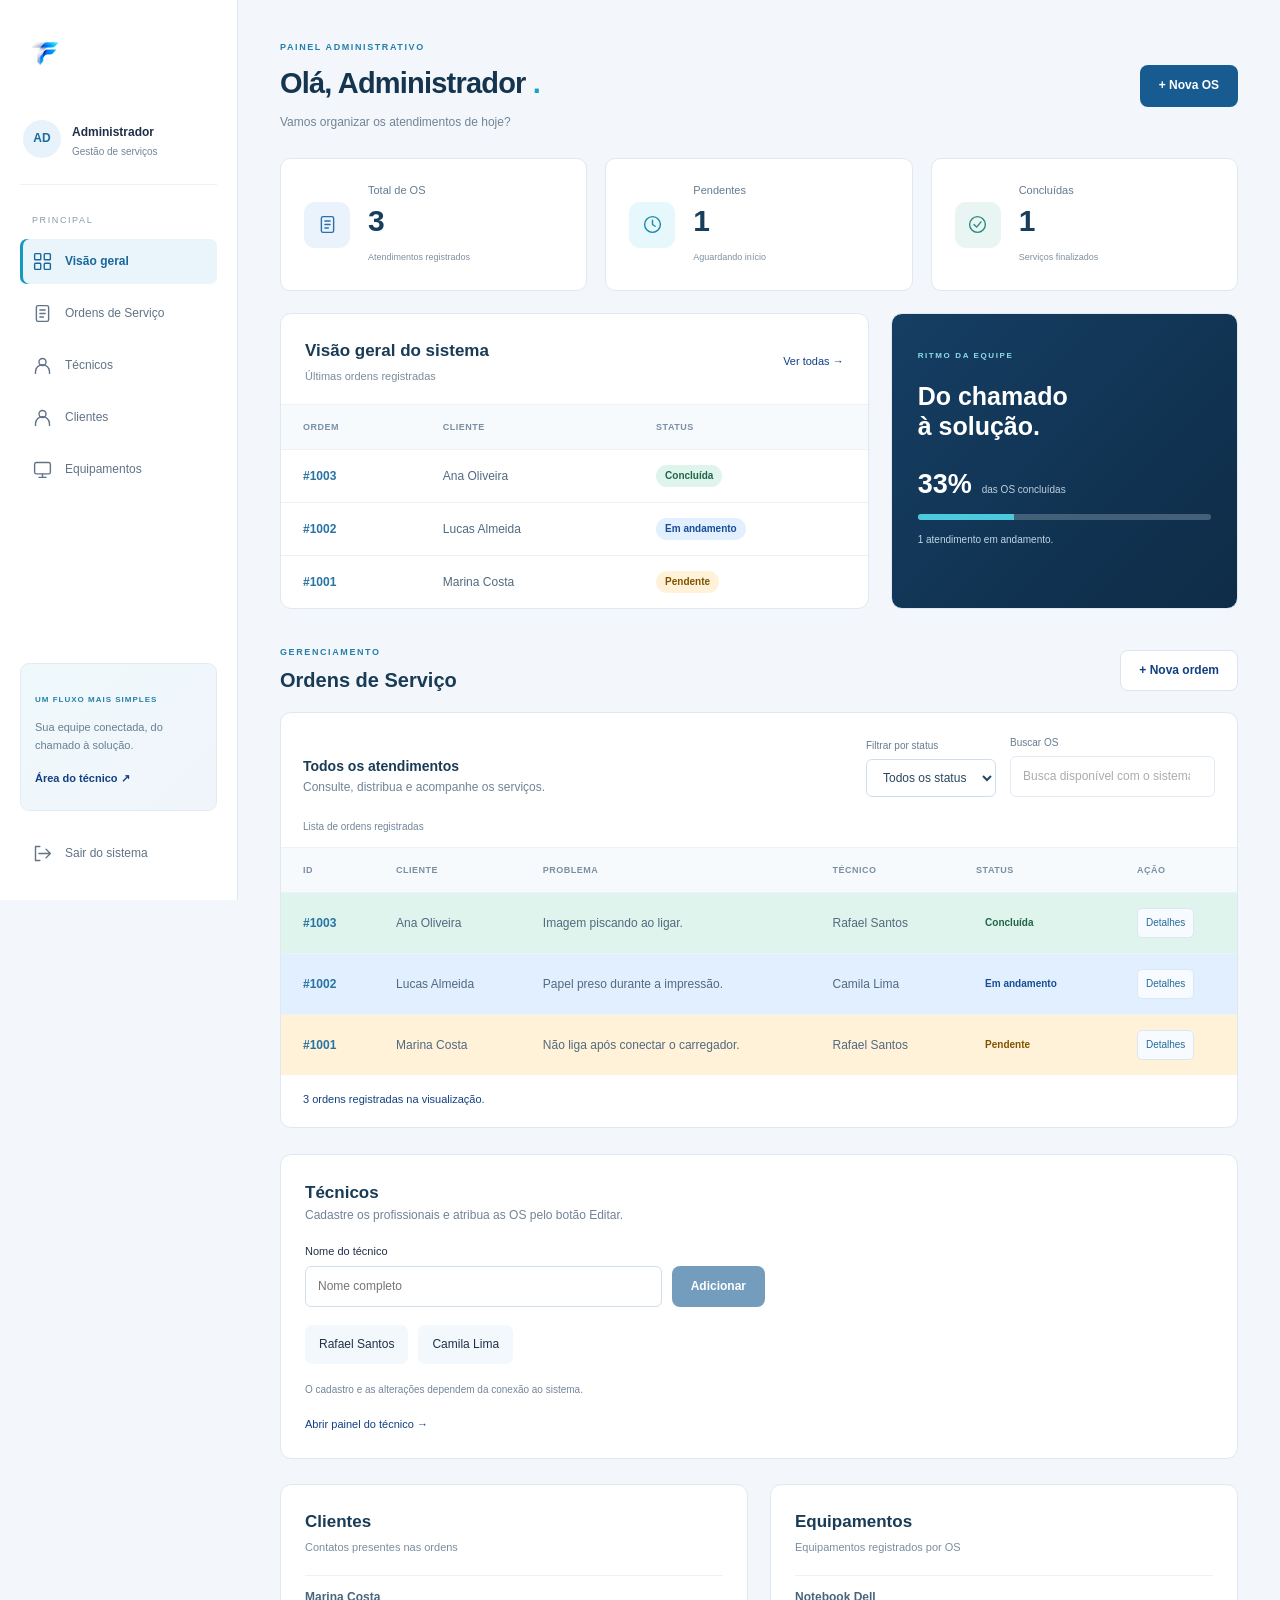
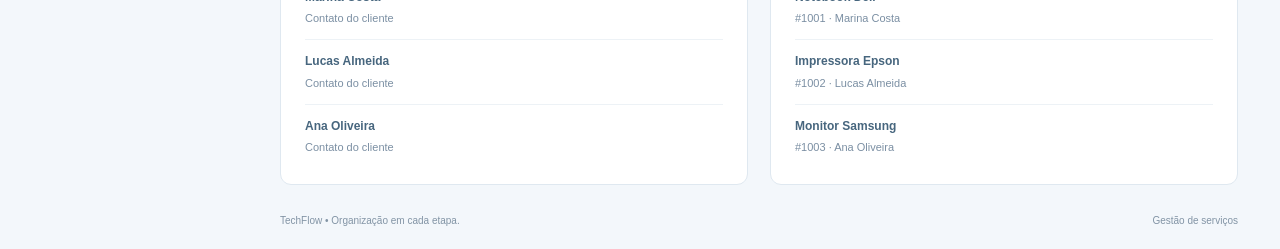
<file: techflow-Front-end/tela-admin/index.html>
<!doctype html>

<html lang="pt-BR">
    <head>
        <meta charset="utf-8" />
        <meta content="width=device-width, initial-scale=1.0" name="viewport" />
        <meta content="TechFlow — Gestão de Ordens de Serviço" name="description" />
        <title>Painel administrativo | TechFlow</title>
        <link href="../assets/globais.css" rel="stylesheet" />
        <link href="style.css" rel="stylesheet" />
    </head>
    <body>
        <div class="estrutura">
            <!-- Menu lateral do administrador -->
            <aside class="menu-lateral">
                <a class="marca" href="../tela-principal/index.html">
                    <img alt="Símbolo TechFlow" src="../img/LOGO.png" width="120" />
                </a>
                <div class="perfil-lateral">
                    <span class="avatar">AD</span>
                    <div>
                        <strong>Administrador</strong>
                        <small>Gestão de serviços</small>
                    </div>
                </div>
                <p class="nome-menu">PRINCIPAL</p>
                <nav aria-label="Menu do administrador">
                    <a class="selecionado" href="#inicio">
                        <svg
                            aria-hidden="true"
                            fill="none"
                            stroke="currentColor"
                            stroke-linecap="round"
                            stroke-linejoin="round"
                            stroke-width="1.6"
                            viewbox="0 0 24 24"
                        >
                            <rect height="7" rx="1" width="7" x="3" y="3"></rect>
                            <rect height="7" rx="1" width="7" x="14" y="3"></rect>
                            <rect height="7" rx="1" width="7" x="3" y="14"></rect>
                            <rect height="7" rx="1" width="7" x="14" y="14"></rect>
                        </svg>
                        Visão geral
                    </a>
                    <a href="#ordens">
                        <svg
                            aria-hidden="true"
                            fill="none"
                            stroke="currentColor"
                            stroke-linecap="round"
                            stroke-linejoin="round"
                            stroke-width="1.6"
                            viewbox="0 0 24 24"
                        >
                            <rect height="18" rx="2" width="14" x="5" y="3"></rect>
                            <path d="M9 8h6M9 12h6M9 16h4"></path>
                        </svg>
                        Ordens de Serviço
                    </a>
                    <a href="#tecnicos">
                        <svg
                            aria-hidden="true"
                            fill="none"
                            stroke="currentColor"
                            stroke-linecap="round"
                            stroke-linejoin="round"
                            stroke-width="1.6"
                            viewbox="0 0 24 24"
                        >
                            <circle cx="12" cy="8" r="4"></circle>
                            <path d="M4 21v-2a8 8 0 0 1 16 0v2"></path>
                        </svg>
                        Técnicos
                    </a>
                    <a href="#clientes">
                        <svg
                            aria-hidden="true"
                            fill="none"
                            stroke="currentColor"
                            stroke-linecap="round"
                            stroke-linejoin="round"
                            stroke-width="1.6"
                            viewbox="0 0 24 24"
                        >
                            <circle cx="12" cy="8" r="4"></circle>
                            <path d="M4 21v-2a8 8 0 0 1 16 0v2"></path>
                        </svg>
                        Clientes
                    </a>
                    <a href="#equipamentos">
                        <svg
                            aria-hidden="true"
                            fill="none"
                            stroke="currentColor"
                            stroke-linecap="round"
                            stroke-linejoin="round"
                            stroke-width="1.6"
                            viewbox="0 0 24 24"
                        >
                            <rect height="13" rx="2" width="18" x="3" y="4"></rect>
                            <path d="M8 21h8M12 17v4"></path>
                        </svg>
                        Equipamentos
                    </a>
                </nav>
                <div class="nota-menu">
                    <span class="sobretitulo">Um fluxo mais simples</span>
                    <p>Sua equipe conectada, do chamado à solução.</p>
                    <a href="../tela-tecnico/index.html">Área do técnico ↗</a>
                </div>
                <a class="sair" data-sair="" href="../tela-login/index.html">
                    <svg
                        aria-hidden="true"
                        fill="none"
                        stroke="currentColor"
                        stroke-linecap="round"
                        stroke-linejoin="round"
                        stroke-width="1.6"
                        viewbox="0 0 24 24"
                    >
                        <path d="M9 4H4v16h5M8 12h13m-5-5 5 5-5 5"></path>
                    </svg>
                    Sair do sistema
                </a>
            </aside>
            <main class="conteudo" id="inicio">
                <header class="topo-painel">
                    <div>
                        <p class="sobretitulo">PAINEL ADMINISTRATIVO</p>
                        <h1>
                            Olá, Administrador
                            <span class="ponto">.</span>
                        </h1>
                        <p class="texto-apoio">Vamos organizar os atendimentos de hoje?</p>
                    </div>
                    <a class="botao" href="../techflow-solicitacao/index.html">+ Nova OS</a>
                </header>
                <!-- Indicadores e visão geral do sistema -->
                <section aria-label="Resumo das ordens" class="resumos">
                    <article class="resumo">
                        <span class="icone-resumo">
                            <svg
                                aria-hidden="true"
                                fill="none"
                                stroke="currentColor"
                                stroke-linecap="round"
                                stroke-linejoin="round"
                                stroke-width="1.6"
                                viewbox="0 0 24 24"
                            >
                                <rect height="18" rx="2" width="14" x="5" y="3"></rect>
                                <path d="M9 8h6M9 12h6M9 16h4"></path>
                            </svg>
                        </span>
                        <div>
                            <p>Total de OS</p>
                            <strong id="total">3</strong>
                            <small>Atendimentos registrados</small>
                        </div>
                    </article>
                    <article class="resumo">
                        <span class="icone-resumo">
                            <svg
                                aria-hidden="true"
                                fill="none"
                                stroke="currentColor"
                                stroke-linecap="round"
                                stroke-linejoin="round"
                                stroke-width="1.6"
                                viewbox="0 0 24 24"
                            >
                                <circle cx="12" cy="12" r="9"></circle>
                                <path d="M12 7v5l3 2"></path>
                            </svg>
                        </span>
                        <div>
                            <p>Pendentes</p>
                            <strong id="pendentes">1</strong>
                            <small>Aguardando início</small>
                        </div>
                    </article>
                    <article class="resumo">
                        <span class="icone-resumo">
                            <svg
                                aria-hidden="true"
                                fill="none"
                                stroke="currentColor"
                                stroke-linecap="round"
                                stroke-linejoin="round"
                                stroke-width="1.6"
                                viewbox="0 0 24 24"
                            >
                                <circle cx="12" cy="12" r="9"></circle>
                                <path d="m8 12 3 3 5-6"></path>
                            </svg>
                        </span>
                        <div>
                            <p>Concluídas</p>
                            <strong id="concluidas">1</strong>
                            <small>Serviços finalizados</small>
                        </div>
                    </article>
                </section>
                <div class="linha-visao">
                    <section class="quadro visao-sistema">
                        <div class="titulo-quadro">
                            <div>
                                <h2>Visão geral do sistema</h2>
                                <p>Últimas ordens registradas</p>
                            </div>
                            <a href="#ordens">Ver todas →</a>
                        </div>
                        <div class="rolagem-tabela">
                            <table>
                                <thead>
                                    <tr>
                                        <th>Ordem</th>
                                        <th>Cliente</th>
                                        <th>Status</th>
                                    </tr>
                                </thead>
                                <tbody id="ordens-recentes">
                                    <tr>
                                        <td>#1003</td>
                                        <td>Ana Oliveira</td>
                                        <td><span class="situacao concluida">Concluída</span></td>
                                    </tr>
                                    <tr>
                                        <td>#1002</td>
                                        <td>Lucas Almeida</td>
                                        <td><span class="situacao andamento">Em andamento</span></td>
                                    </tr>
                                    <tr>
                                        <td>#1001</td>
                                        <td>Marina Costa</td>
                                        <td><span class="situacao pendente">Pendente</span></td>
                                    </tr>
                                </tbody>
                            </table>
                        </div>
                    </section>
                    <aside class="quadro andamento-equipe">
                        <span class="sobretitulo">RITMO DA EQUIPE</span>
                        <h2>
                            Do chamado
                            <br />
                            à solução.
                        </h2>
                        <div class="indicador-progresso">
                            <strong id="percentual-conclusao">33%</strong>
                            <span>das OS concluídas</span>
                        </div>
                        <progress
                            aria-label="Percentual de ordens concluídas"
                            id="progresso-conclusao"
                            max="100"
                            value="33"
                        ></progress>
                        <p id="resumo-andamento">1 atendimento em andamento.</p>
                    </aside>
                </div>
                <div class="cabecalho-secao">
                    <div>
                        <p class="sobretitulo">GERENCIAMENTO</p>
                        <h2>Ordens de Serviço</h2>
                    </div>
                    <a class="botao botao-secundario" href="../techflow-solicitacao/index.html">
                        + Nova ordem
                    </a>
                </div>
                <section class="painel-ordens" id="ordens">
                    <div class="titulo-tabela">
                        <div>
                            <h2>Todos os atendimentos</h2>
                            <p class="texto-apoio">Consulte, distribua e acompanhe os serviços.</p>
                        </div>
                        <div class="pesquisa">
                            <label for="filtro-status">Filtrar por status</label>
                            <select id="filtro-status">
                                <option value="todos">Todos os status</option>
                                <option value="pendente">Pendente</option>
                                <option value="andamento">Em andamento</option>
                                <option value="concluida">Concluída</option>
                            </select>
                        </div>
                        <div class="pesquisa">
                            <label for="busca">Buscar OS</label>
                            <input
                                disabled=""
                                id="busca"
                                placeholder="Busca disponível com o sistema"
                                title="A busca de dados depende do back-end."
                                type="search"
                            />
                        </div>
                    </div>
                    <div
                        aria-label="Tabela de ordens, com rolagem horizontal"
                        class="rolagem-tabela"
                        role="region"
                        tabindex="0"
                    >
                        <table class="tabela-os">
                            <caption>Lista de ordens registradas</caption>
                            <thead>
                                <tr>
                                    <th scope="col">ID</th>
                                    <th scope="col">Cliente</th>
                                    <th scope="col">Problema</th>
                                    <th scope="col">Técnico</th>
                                    <th scope="col">Status</th>
                                    <th scope="col">Ação</th>
                                </tr>
                            </thead>
                            <tbody id="lista-ordens">
                                <tr class="linha-os concluida">
                                    <td>#1003</td>
                                    <td>Ana Oliveira</td>
                                    <td>Imagem piscando ao ligar.</td>
                                    <td>Rafael Santos</td>
                                    <td><span class="situacao concluida">Concluída</span></td>
                                    <td>
                                        <button class="botao-detalhes" popovertarget="os-1003" type="button">
                                            Detalhes
                                        </button>
                                    </td>
                                </tr>
                                <tr class="linha-os andamento">
                                    <td>#1002</td>
                                    <td>Lucas Almeida</td>
                                    <td>Papel preso durante a impressão.</td>
                                    <td>Camila Lima</td>
                                    <td><span class="situacao andamento">Em andamento</span></td>
                                    <td>
                                        <button class="botao-detalhes" popovertarget="os-1002" type="button">
                                            Detalhes
                                        </button>
                                    </td>
                                </tr>
                                <tr class="linha-os pendente">
                                    <td>#1001</td>
                                    <td>Marina Costa</td>
                                    <td>Não liga após conectar o carregador.</td>
                                    <td>Rafael Santos</td>
                                    <td><span class="situacao pendente">Pendente</span></td>
                                    <td>
                                        <button class="botao-detalhes" popovertarget="os-1001" type="button">
                                            Detalhes
                                        </button>
                                    </td>
                                </tr>
                            </tbody>
                        </table>
                    </div>
                    <p class="mensagem" id="mensagem" role="status">3 ordens registradas na visualização.</p>
                </section>
                <!-- Cadastro e lista dos técnicos disponíveis -->
                <section class="painel-tecnicos" id="tecnicos">
                    <div>
                        <h2>Técnicos</h2>
                        <p class="texto-apoio">
                            Cadastre os profissionais e atribua as OS pelo botão Editar.
                        </p>
                    </div>
                    <form class="formulario-tecnico" id="formulario-tecnico">
                        <label for="nome-tecnico">Nome do técnico</label>
                        <div class="linha-tecnico">
                            <input id="nome-tecnico" maxlength="80" placeholder="Nome completo" required="" />
                            <button
                                class="botao"
                                disabled=""
                                title="O cadastro de técnicos depende do back-end."
                                type="submit"
                            >
                                Adicionar
                            </button>
                        </div>
                    </form>
                    <ul class="lista-tecnicos" id="lista-tecnicos">
                        <li>Rafael Santos</li>
                        <li>Camila Lima</li>
                    </ul>
                    <p class="aviso" id="mensagem-tecnico" role="status">
                        O cadastro e as alterações dependem da conexão ao sistema.
                    </p>
                    <a href="../tela-tecnico/index.html">Abrir painel do técnico →</a>
                </section>
                <!-- Clientes e equipamentos são consultados a partir das ordens cadastradas. -->
                <div class="consultas">
                    <section class="quadro" id="clientes">
                        <div class="titulo-quadro">
                            <div>
                                <h2>Clientes</h2>
                                <p>Contatos presentes nas ordens</p>
                            </div>
                        </div>
                        <ul class="lista-consulta" id="lista-clientes">
                            <li>
                                <strong>Marina Costa</strong>
                                <span>Contato do cliente</span>
                            </li>
                            <li>
                                <strong>Lucas Almeida</strong>
                                <span>Contato do cliente</span>
                            </li>
                            <li>
                                <strong>Ana Oliveira</strong>
                                <span>Contato do cliente</span>
                            </li>
                        </ul>
                    </section>
                    <section class="quadro" id="equipamentos">
                        <div class="titulo-quadro">
                            <div>
                                <h2>Equipamentos</h2>
                                <p>Equipamentos registrados por OS</p>
                            </div>
                        </div>
                        <ul class="lista-consulta" id="lista-equipamentos">
                            <li>
                                <strong>Notebook Dell</strong>
                                <span>#1001 · Marina Costa</span>
                            </li>
                            <li>
                                <strong>Impressora Epson</strong>
                                <span>#1002 · Lucas Almeida</span>
                            </li>
                            <li>
                                <strong>Monitor Samsung</strong>
                                <span>#1003 · Ana Oliveira</span>
                            </li>
                        </ul>
                    </section>
                </div>
                <footer class="rodape-painel">
                    TechFlow • Organização em cada etapa.
                    <span>Gestão de serviços</span>
                </footer>
            </main>
        </div>
        <!-- Janela de detalhes, sem sair da página -->
        <!-- O mesmo formulário edita os dados e o responsável pela OS. -->
        <section
            aria-labelledby="titulo-os-1003"
            class="janela-nativa"
            id="os-1003"
            popover="auto"
            role="dialog"
        >
            <div class="topo-janela-nativa">
                <h2 id="titulo-os-1003">Ordem #1003</h2>
                <button
                    aria-label="Fechar"
                    class="fechar-janela"
                    popovertarget="os-1003"
                    popovertargetaction="hide"
                    type="button"
                >
                    ×
                </button>
            </div>
            <dl class="detalhes-nativos">
                <dt>Cliente</dt>
                <dd>Ana Oliveira</dd>
                <dt>Equipamento</dt>
                <dd>Monitor Samsung</dd>
                <dt>Problema</dt>
                <dd>Imagem piscando ao ligar.</dd>
                <dt>Endereço</dt>
                <dd>Rua do Comércio, 85 — Centro</dd>
                <dt>Técnico responsável</dt>
                <dd>Rafael Santos</dd>
                <dt>Status</dt>
                <dd><span class="situacao concluida">Concluída</span></dd>
            </dl>
        </section>
        <section
            aria-labelledby="titulo-os-1002"
            class="janela-nativa"
            id="os-1002"
            popover="auto"
            role="dialog"
        >
            <div class="topo-janela-nativa">
                <h2 id="titulo-os-1002">Ordem #1002</h2>
                <button
                    aria-label="Fechar"
                    class="fechar-janela"
                    popovertarget="os-1002"
                    popovertargetaction="hide"
                    type="button"
                >
                    ×
                </button>
            </div>
            <dl class="detalhes-nativos">
                <dt>Cliente</dt>
                <dd>Lucas Almeida</dd>
                <dt>Equipamento</dt>
                <dd>Impressora Epson</dd>
                <dt>Problema</dt>
                <dd>Papel preso durante a impressão.</dd>
                <dt>Endereço</dt>
                <dd>Av. Brasil, 450 — Jardim América</dd>
                <dt>Técnico responsável</dt>
                <dd>Camila Lima</dd>
                <dt>Status</dt>
                <dd><span class="situacao andamento">Em andamento</span></dd>
            </dl>
        </section>
        <section
            aria-labelledby="titulo-os-1001"
            class="janela-nativa"
            id="os-1001"
            popover="auto"
            role="dialog"
        >
            <div class="topo-janela-nativa">
                <h2 id="titulo-os-1001">Ordem #1001</h2>
                <button
                    aria-label="Fechar"
                    class="fechar-janela"
                    popovertarget="os-1001"
                    popovertargetaction="hide"
                    type="button"
                >
                    ×
                </button>
            </div>
            <dl class="detalhes-nativos">
                <dt>Cliente</dt>
                <dd>Marina Costa</dd>
                <dt>Equipamento</dt>
                <dd>Notebook Dell</dd>
                <dt>Problema</dt>
                <dd>Não liga após conectar o carregador.</dd>
                <dt>Endereço</dt>
                <dd>Rua das Flores, 120 — Centro</dd>
                <dt>Técnico responsável</dt>
                <dd>Rafael Santos</dd>
                <dt>Status</dt>
                <dd><span class="situacao pendente">Pendente</span></dd>
            </dl>
        </section>
    </body>
</html>
</file>
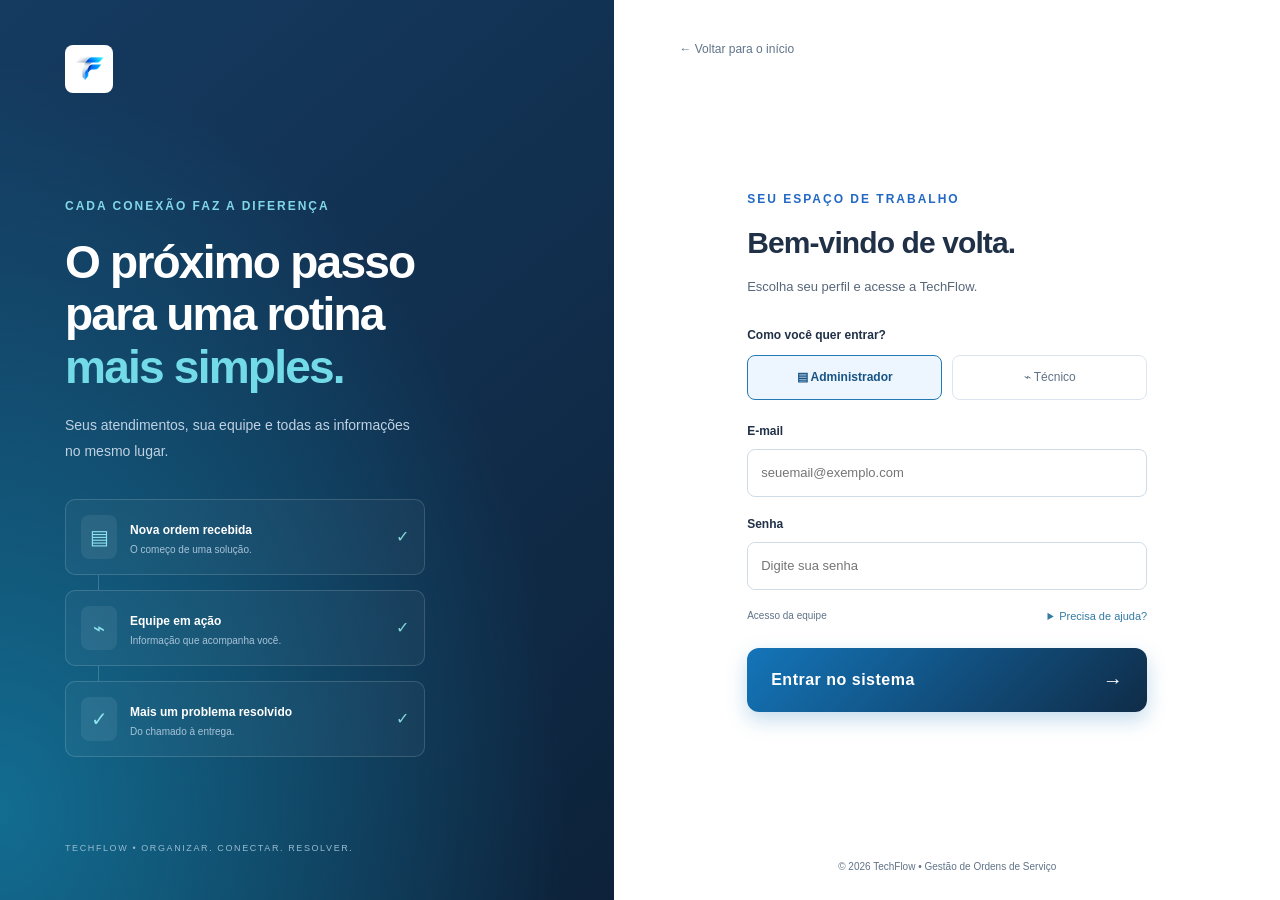
<file: techflow-Front-end/tela-login/index.html>
<!doctype html>

<html lang="pt-br">
    <head>
        <meta charset="utf-8" />
        <meta content="width=device-width, initial-scale=1.0" name="viewport" />
        <title>Bem-vindo de volta | TechFlow</title>
        <link href="../assets/globais.css" rel="stylesheet" />
        <link href="style.css" rel="stylesheet" />
    </head>
    <body>
        <main class="pagina-login">
            <!-- Apresentação visual ao lado do formulário -->
            <section class="apresentacao-login">
                <a class="marca" href="../tela-principal/index.html">
                    <img alt="Símbolo da TechFlow" src="../img/LOGO.png" width="200" />
                </a>
                <div class="texto-login">
                    <p class="sobretitulo">Cada conexão faz a diferença</p>
                    <h1>
                        O próximo passo
                        <br />
                        para uma rotina
                        <br />
                        <span>mais simples.</span>
                    </h1>
                    <p>Seus atendimentos, sua equipe e todas as informações no mesmo lugar.</p>
                    <div class="ilustracao-login">
                        <div class="linha-ilustracao">
                            <span class="simbolo-login">▤</span>
                            <div>
                                <strong>Nova ordem recebida</strong>
                                <small>O começo de uma solução.</small>
                            </div>
                            <span class="confirmacao">✓</span>
                        </div>
                        <div class="conector"></div>
                        <div class="linha-ilustracao">
                            <span class="simbolo-login">⌁</span>
                            <div>
                                <strong>Equipe em ação</strong>
                                <small>Informação que acompanha você.</small>
                            </div>
                            <span class="confirmacao">✓</span>
                        </div>
                        <div class="conector"></div>
                        <div class="linha-ilustracao">
                            <span class="simbolo-login">✓</span>
                            <div>
                                <strong>Mais um problema resolvido</strong>
                                <small>Do chamado à entrega.</small>
                            </div>
                            <span class="confirmacao">✓</span>
                        </div>
                    </div>
                </div>
                <p class="rodape-login">TECHFLOW • ORGANIZAR. CONECTAR. RESOLVER.</p>
            </section>
            <section class="area-formulario">
                <a class="voltar-login" href="../tela-principal/index.html">← Voltar para o início</a>
                <div class="caixa-login">
                    <p class="sobretitulo">Seu espaço de trabalho</p>
                    <h2>Bem-vindo de volta.</h2>
                    <p class="texto-apoio">Escolha seu perfil e acesse a TechFlow.</p>
                    <form action="../tela-admin/index.html" id="formulario-login" method="get">
                        <fieldset class="perfis">
                            <legend>Como você quer entrar?</legend>
                            <label>
                                <input checked="" name="perfil" type="radio" value="admin" />
                                <span>▤ Administrador</span>
                            </label>
                            <label>
                                <input name="perfil" type="radio" value="tecnico" />
                                <span>⌁ Técnico</span>
                            </label>
                        </fieldset>
                        <div class="campo-login">
                            <label for="email">E-mail</label>
                            <input
                                autocomplete="username"
                                id="email"
                                placeholder="seuemail@exemplo.com"
                                required=""
                                type="email"
                            />
                        </div>
                        <div class="campo-login">
                            <label for="senha">Senha</label>
                            <div class="campo-senha">
                                <input
                                    autocomplete="current-password"
                                    id="senha"
                                    placeholder="Digite sua senha"
                                    required=""
                                    type="password"
                                />
                            </div>
                        </div>
                        <div class="ajuda-login">
                            <span>Acesso da equipe</span>
                            <details class="ajuda-nativa">
                                <summary>Precisa de ajuda?</summary>
                                <p>
                                    Escolha o perfil e preencha os campos para acessar a página
                                    correspondente.
                                </p>
                            </details>
                        </div>
                        <button
                            class="botao-login-chique entrar-admin"
                            formaction="../tela-admin/index.html"
                            type="submit"
                        >
                            Entrar no sistema
                            <span>→</span>
                        </button>
                        <button
                            class="botao-login-chique entrar-tecnico"
                            formaction="../tela-tecnico/index.html"
                            type="submit"
                        >
                            Entrar no sistema
                            <span>→</span>
                        </button>
                        <p class="mensagem" id="mensagem-login" role="status"></p>
                    </form>
                </div>
                <p class="copyright-login">© 2026 TechFlow • Gestão de Ordens de Serviço</p>
            </section>
        </main>
    </body>
</html>
</file>
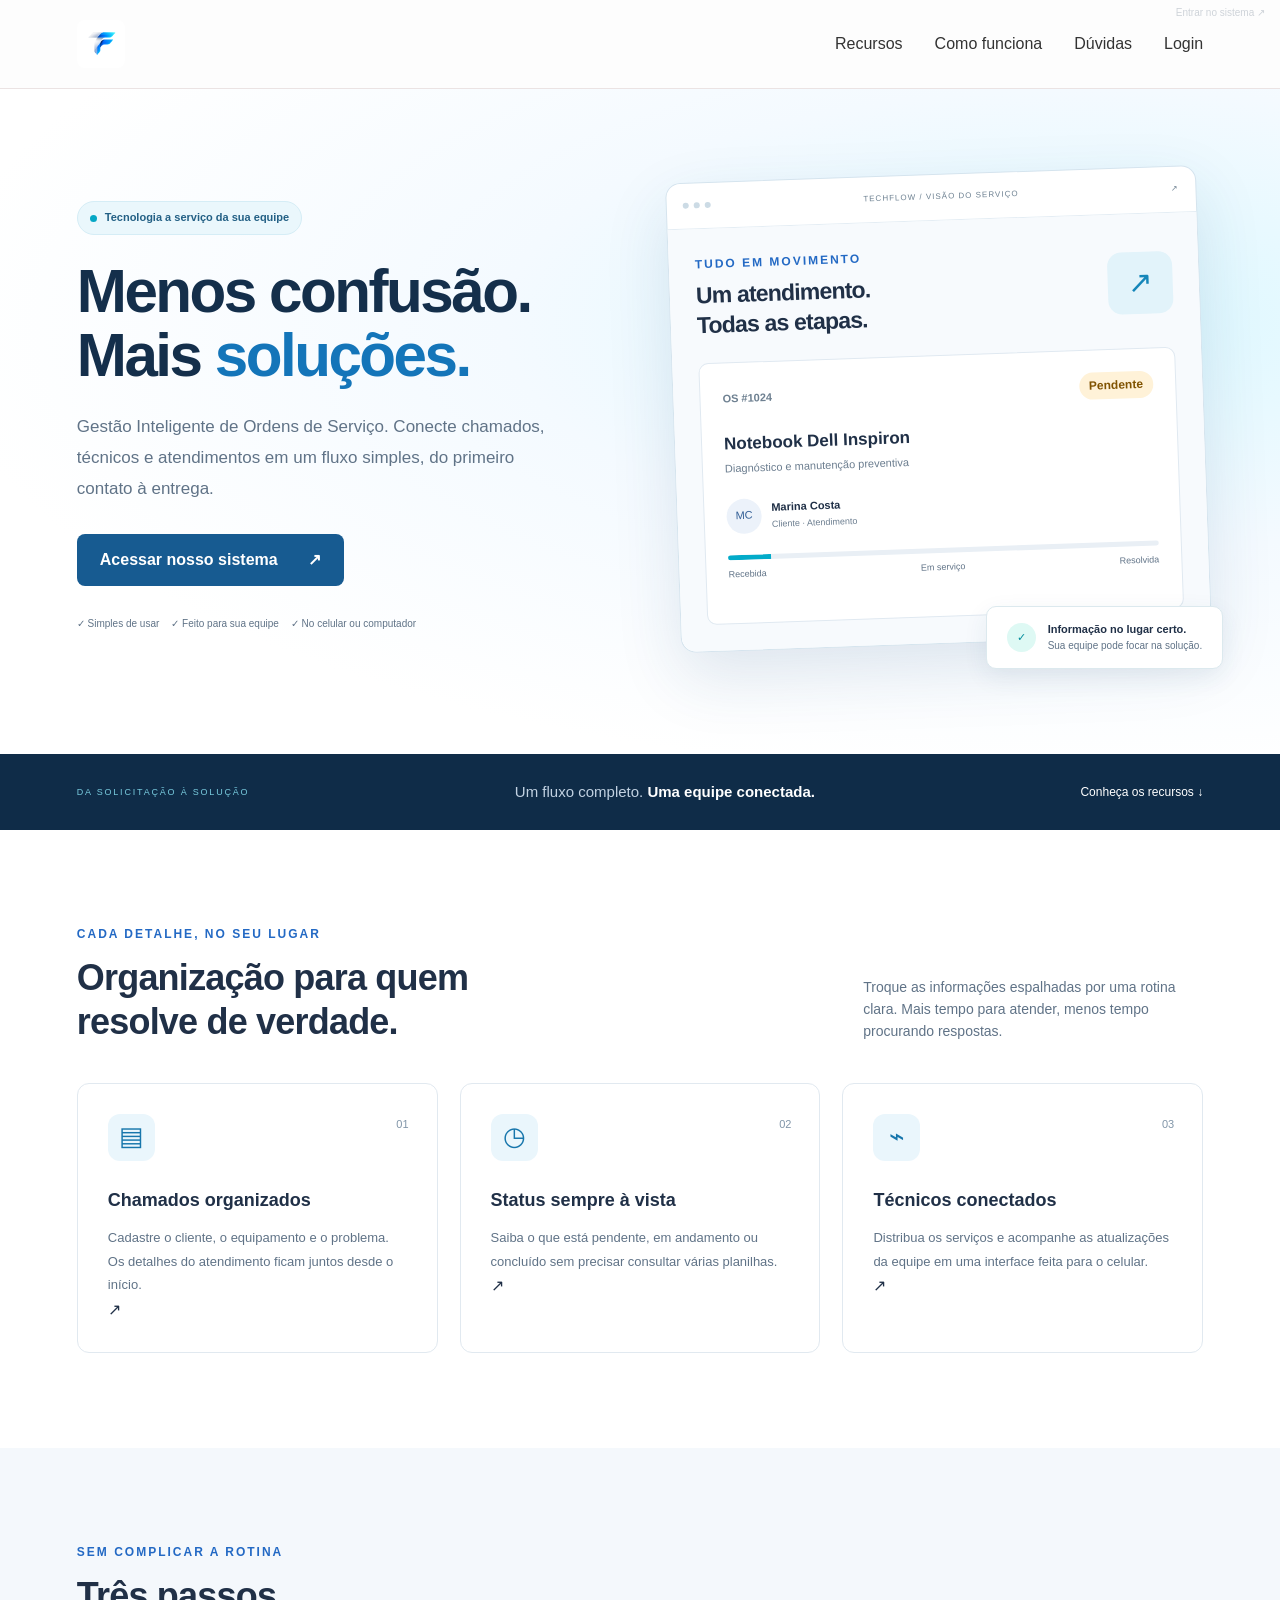
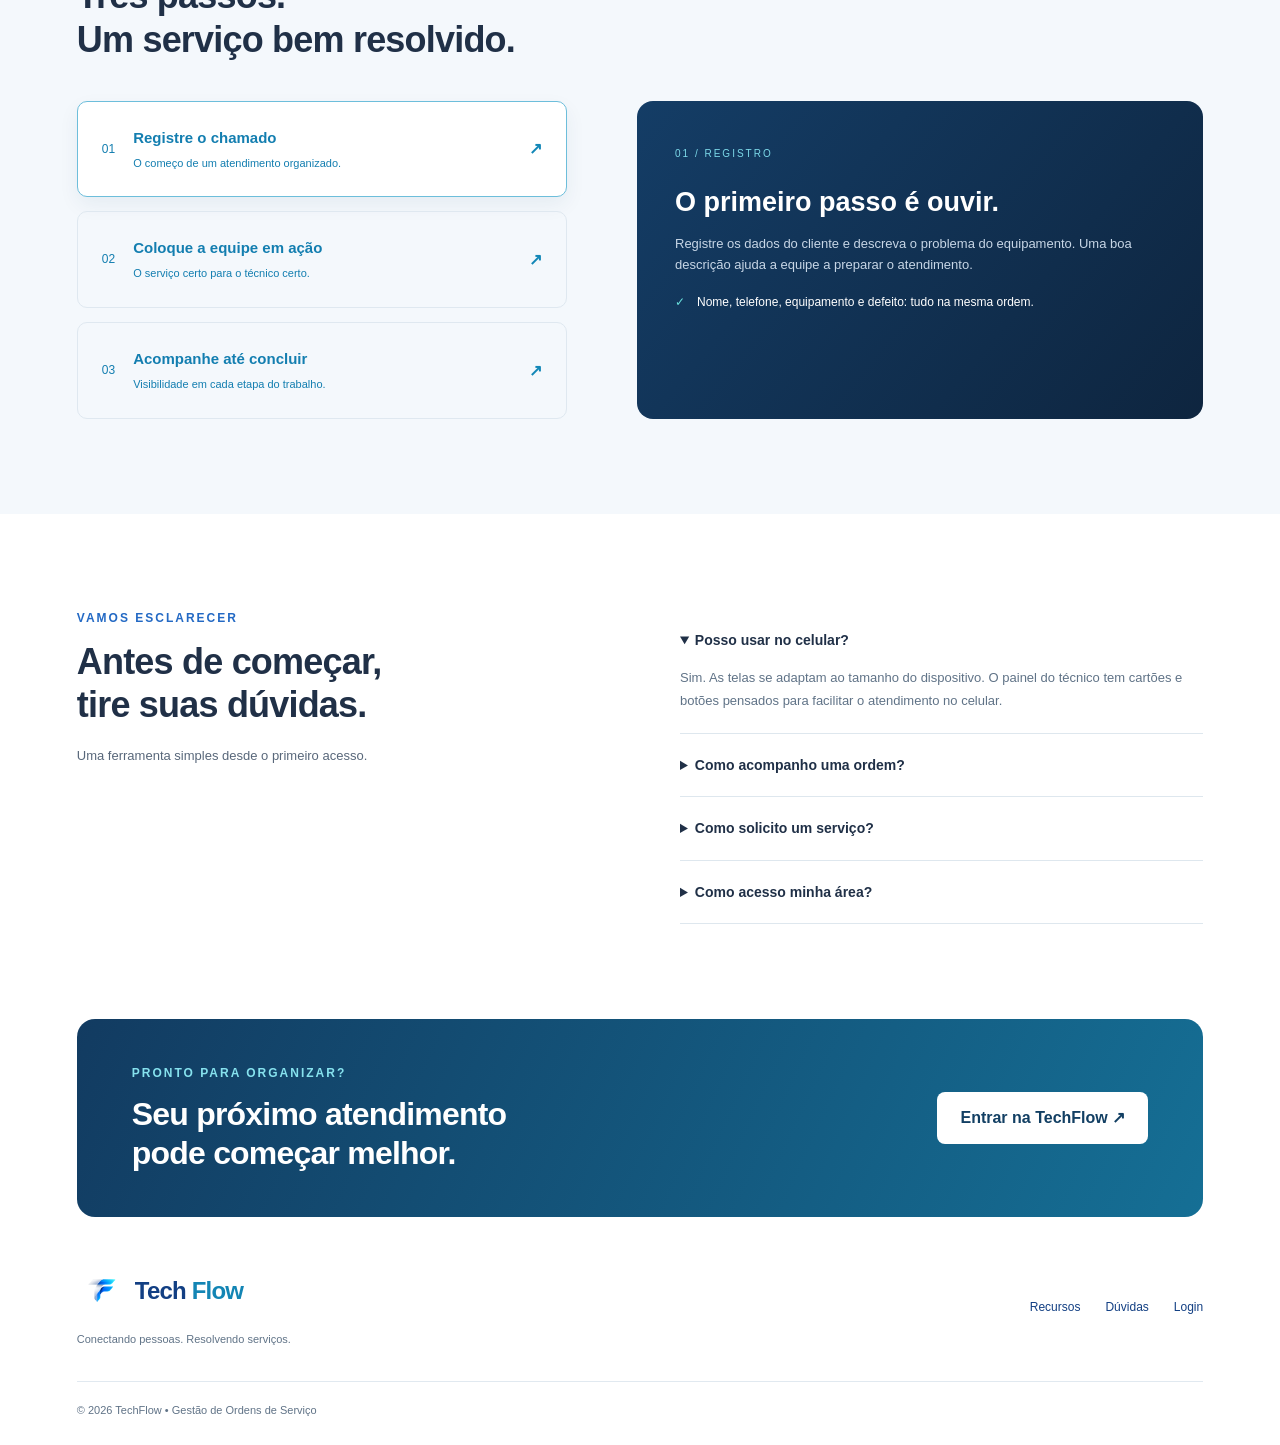
<file: techflow-Front-end/tela-principal/index.html>
<!doctype html>

<html lang="pt-br">
    <head>
        <meta charset="utf-8" />
        <meta content="width=device-width, initial-scale=1.0" name="viewport" />
        <title>Organize. Conecte. Resolva. | TechFlow</title>
        <link href="../assets/globais.css" rel="stylesheet" />
        <link href="style.css" rel="stylesheet" />
    </head>
    <body>
        <header class="cabecalho">
            <!-- Link discreto para os devs no canto superior -->
            <a class="link-dev" href="../tela-login/index.html">Entrar no sistema ↗</a>
            <div class="limite navegacao">
                <a class="marca" href="../tela-principal/index.html">
                    <img alt="Símbolo da TechFlow" class="LOGO" src="../img/LOGO.png" width="90" />
                </a>
                <input class="controle-css" id="abrir-menu" type="checkbox" />
                <label class="botao-menu" for="abrir-menu">Menu ☰</label>
                <nav aria-label="Menu principal" id="menu">
                    <a href="#recursos">Recursos</a>
                    <a href="#como-funciona">Como funciona</a>
                    <a href="#duvidas">Dúvidas</a>
                    <!-- Nova aba Login adicionada -->
                    <a href="../techflow-Login-cliente/index.html">Login</a>
                </nav>
            </div>
        </header>
        <main>
            <!-- Destaque inicial e prévia interativa de uma ordem -->
            <section class="destaque">
                <div class="limite abertura">
                    <div class="texto-destaque">
                        <p class="etiqueta">
                            <span></span>
                            Tecnologia a serviço da sua equipe
                        </p>
                        <h1>
                            Menos confusão.
                            <br />
                            Mais
                            <span>soluções.</span>
                        </h1>
                        <p class="descricao">
                            Gestão Inteligente de Ordens de Serviço. Conecte chamados, técnicos e atendimentos
                            em um fluxo simples, do primeiro contato à entrega.
                        </p>
                        <div class="acoes-destaque">
                            <a class="botao" href="../techflow-Login-cliente/index.html">
                                Acessar nosso sistema
                                <span>↗</span>
                            </a>
                        </div>
                        <div class="qualidades">
                            <span>✓ Simples de usar</span>
                            <span>✓ Feito para sua equipe</span>
                            <span>✓ No celular ou computador</span>
                        </div>
                    </div>
                    <div class="visual-destaque" id="previa-servico">
                        <div class="janela">
                            <div class="barra-janela">
                                <div class="pontos">
                                    <i></i>
                                    <i></i>
                                    <i></i>
                                </div>
                                <span>TECHFLOW / VISÃO DO SERVIÇO</span>
                                <span>↗</span>
                            </div>
                            <div class="corpo-janela">
                                <div class="cabecalho-previa">
                                    <div>
                                        <p class="sobretitulo">Tudo em movimento</p>
                                        <h2>
                                            Um atendimento.
                                            <br />
                                            Todas as etapas.
                                        </h2>
                                    </div>
                                    <span class="icone-grande">↗</span>
                                </div>
                                <div class="ordem-previa">
                                    <div class="linha-previa">
                                        <span>OS #1024</span>
                                        <span class="situacao pendente" id="status-previa">Pendente</span>
                                    </div>
                                    <h3>Notebook Dell Inspiron</h3>
                                    <p>Diagnóstico e manutenção preventiva</p>
                                    <div class="cliente-previa">
                                        <span class="avatar">MC</span>
                                        <div>
                                            <strong>Marina Costa</strong>
                                            <small>Cliente · Atendimento</small>
                                        </div>
                                    </div>
                                    <div class="progresso"><div id="barra-progresso"></div></div>
                                    <div class="etapas-previa">
                                        <span>Recebida</span>
                                        <span>Em serviço</span>
                                        <span>Resolvida</span>
                                    </div>
                                </div>
                            </div>
                        </div>
                        <div class="selo-flutuante">
                            <span>✓</span>
                            <div>
                                <strong>Informação no lugar certo.</strong>
                                <small>Sua equipe pode focar na solução.</small>
                            </div>
                        </div>
                    </div>
                </div>
            </section>
            <section class="faixa">
                <div class="limite">
                    <span>DA SOLICITAÇÃO À SOLUÇÃO</span>
                    <p>
                        Um fluxo completo.
                        <strong>Uma equipe conectada.</strong>
                    </p>
                    <a href="#recursos">Conheça os recursos ↓</a>
                </div>
            </section>
            <!-- Recursos organizados em cartões -->
            <section class="secao limite" id="recursos">
                <div class="titulo-secao">
                    <div>
                        <p class="sobretitulo">Cada detalhe, no seu lugar</p>
                        <h2>
                            Organização para quem
                            <br />
                            resolve de verdade.
                        </h2>
                    </div>
                    <p>
                        Troque as informações espalhadas por uma rotina clara. Mais tempo para atender, menos
                        tempo procurando respostas.
                    </p>
                </div>
                <div class="cartoes-recursos">
                    <article class="cartao-recurso">
                        <span class="icone-recurso">▤</span>
                        <span class="numero-recurso">01</span>
                        <h3>Chamados organizados</h3>
                        <p>
                            Cadastre o cliente, o equipamento e o problema. Os detalhes do atendimento ficam
                            juntos desde o início.
                        </p>
                        <span>↗</span>
                    </article>
                    <article class="cartao-recurso">
                        <span class="icone-recurso">◷</span>
                        <span class="numero-recurso">02</span>
                        <h3>Status sempre à vista</h3>
                        <p>
                            Saiba o que está pendente, em andamento ou concluído sem precisar consultar várias
                            planilhas.
                        </p>
                        <span>↗</span>
                    </article>
                    <article class="cartao-recurso">
                        <span class="icone-recurso">⌁</span>
                        <span class="numero-recurso">03</span>
                        <h3>Técnicos conectados</h3>
                        <p>
                            Distribua os serviços e acompanhe as atualizações da equipe em uma interface feita
                            para o celular.
                        </p>
                        <span>↗</span>
                    </article>
                </div>
            </section>
            <section class="secao secao-fluxo" id="como-funciona">
                <div class="limite">
                    <p class="sobretitulo">Sem complicar a rotina</p>
                    <h2>
                        Três passos.
                        <br />
                        Um serviço bem resolvido.
                    </h2>
                    <div class="fluxo"> 
                        <input checked="" class="controle-css" id="etapa-1" name="etapa" type="radio" />
                        <input class="controle-css" id="etapa-2" name="etapa" type="radio" />
                        <input class="controle-css" id="etapa-3" name="etapa" type="radio" />
                        <div aria-label="Etapas do atendimento" class="passos" role="group">
                            <label class="passo" for="etapa-1">
                                <span>01</span>
                                <span>
                                    <strong>Registre o chamado</strong>
                                    <small>O começo de um atendimento organizado.</small>
                                </span>
                                <b>↗</b>
                            </label>
                            <label class="passo" for="etapa-2">
                                <span>02</span>
                                <span>
                                    <strong>Coloque a equipe em ação</strong>
                                    <small>O serviço certo para o técnico certo.</small>
                                </span>
                                <b>↗</b>
                            </label>
                            <label class="passo" for="etapa-3">
                                <span>03</span>
                                <span>
                                    <strong>Acompanhe até concluir</strong>
                                    <small>Visibilidade em cada etapa do trabalho.</small>
                                </span>
                                <b>↗</b>
                            </label>
                        </div>
                        <div aria-live="polite" class="explicacao">
                            <div class="conteudo-etapa conteudo-etapa-1">
                                <span>01 / REGISTRO</span>
                                <h3>O primeiro passo é ouvir.</h3>
                                <p>
                                    Registre os dados do cliente e descreva o problema do equipamento. Uma boa
                                    descrição ajuda a equipe a preparar o atendimento.
                                </p>
                                <div class="exemplo-etapa">
                                    <span>✓</span>
                                    <p>Nome, telefone, equipamento e defeito: tudo na mesma ordem.</p>
                                </div>
                            </div>
                            <div class="conteudo-etapa conteudo-etapa-2">
                                <span>02 / ATENDIMENTO</span>
                                <h3>Cada serviço tem um responsável.</h3>
                                <p>
                                    O administrador organiza o atendimento e designa um profissional para
                                    cuidar do equipamento.
                                </p>
                                <div class="exemplo-etapa">
                                    <span>✓</span>
                                    <p>Os detalhes do chamado ajudam a preparar o serviço.</p>
                                </div>
                            </div>
                            <div class="conteudo-etapa conteudo-etapa-3">
                                <span>03 / CONCLUSÃO</span>
                                <h3>Resolvido. E registrado.</h3>
                                <p>
                                    O histórico da ordem reúne as informações do atendimento até sua
                                    conclusão.
                                </p>
                                <div class="exemplo-etapa">
                                    <span>✓</span>
                                    <p>Organização para consultar cada etapa do trabalho.</p>
                                </div>
                            </div>
                        </div>
                    </div>
                </div>
            </section>
            <section class="secao limite secao-duvidas" id="duvidas">
                <div>
                    <p class="sobretitulo">Vamos esclarecer</p>
                    <h2>
                        Antes de começar,
                        <br />
                        tire suas dúvidas.
                    </h2>
                    <p class="texto-apoio">Uma ferramenta simples desde o primeiro acesso.</p>
                </div>
                <div class="perguntas">
                    <details open="">
                        <summary>Posso usar no celular?</summary>
                        <p>
                            Sim. As telas se adaptam ao tamanho do dispositivo. O painel do técnico tem
                            cartões e botões pensados para facilitar o atendimento no celular.
                        </p>
                    </details>
                    <details>
                        <summary>Como acompanho uma ordem?</summary>
                        <p>
                            No painel administrativo, busque pelo cliente ou pelo número da OS. Abra os
                            detalhes para consultar o problema, o técnico responsável e a situação atual.
                        </p>
                    </details>
                    <details>
                        <summary>Como solicito um serviço?</summary>
                        <p>
                            Entre na área do cliente, informe o equipamento e descreva o problema. Depois,
                            escolha sua preferência de atendimento e envie a solicitação.
                        </p>
                    </details>
                    <details>
                        <summary>Como acesso minha área?</summary>
                        <p>
                            Clientes podem criar uma conta pelo link Login. A equipe acessa os perfis de
                            Administrador e Técnico pelo link Entrar no sistema.
                        </p>
                    </details>
                </div>
            </section>
            <section class="limite chamada-final">
                <div>
                    <p class="sobretitulo">Pronto para organizar?</p>
                    <h2>
                        Seu próximo atendimento
                        <br />
                        pode começar melhor.
                    </h2>
                </div>
                <a class="botao botao-claro" href="../techflow-Login-cliente/index.html">
                    Entrar na TechFlow ↗
                </a>
            </section>
        </main>
        <footer class="rodape limite">
            <div>
                <a class="marca" href="../tela-principal/index.html">
                    <img alt="Símbolo da TechFlow" src="../img/LOGO.png" width="120" />
                    <span>
                        Tech
                        <span class="nome-destaque">Flow</span>
                    </span>
                </a>
                <p>Conectando pessoas. Resolvendo serviços.</p>
            </div>
            <div>
                <a href="#recursos">Recursos</a>
                <a href="#duvidas">Dúvidas</a>
                <a href="../tela-login/index.html">Login</a>
            </div>
            <p class="direitos">© 2026 TechFlow • Gestão de Ordens de Serviço</p>
        </footer>
    </body>
</html>
</file>
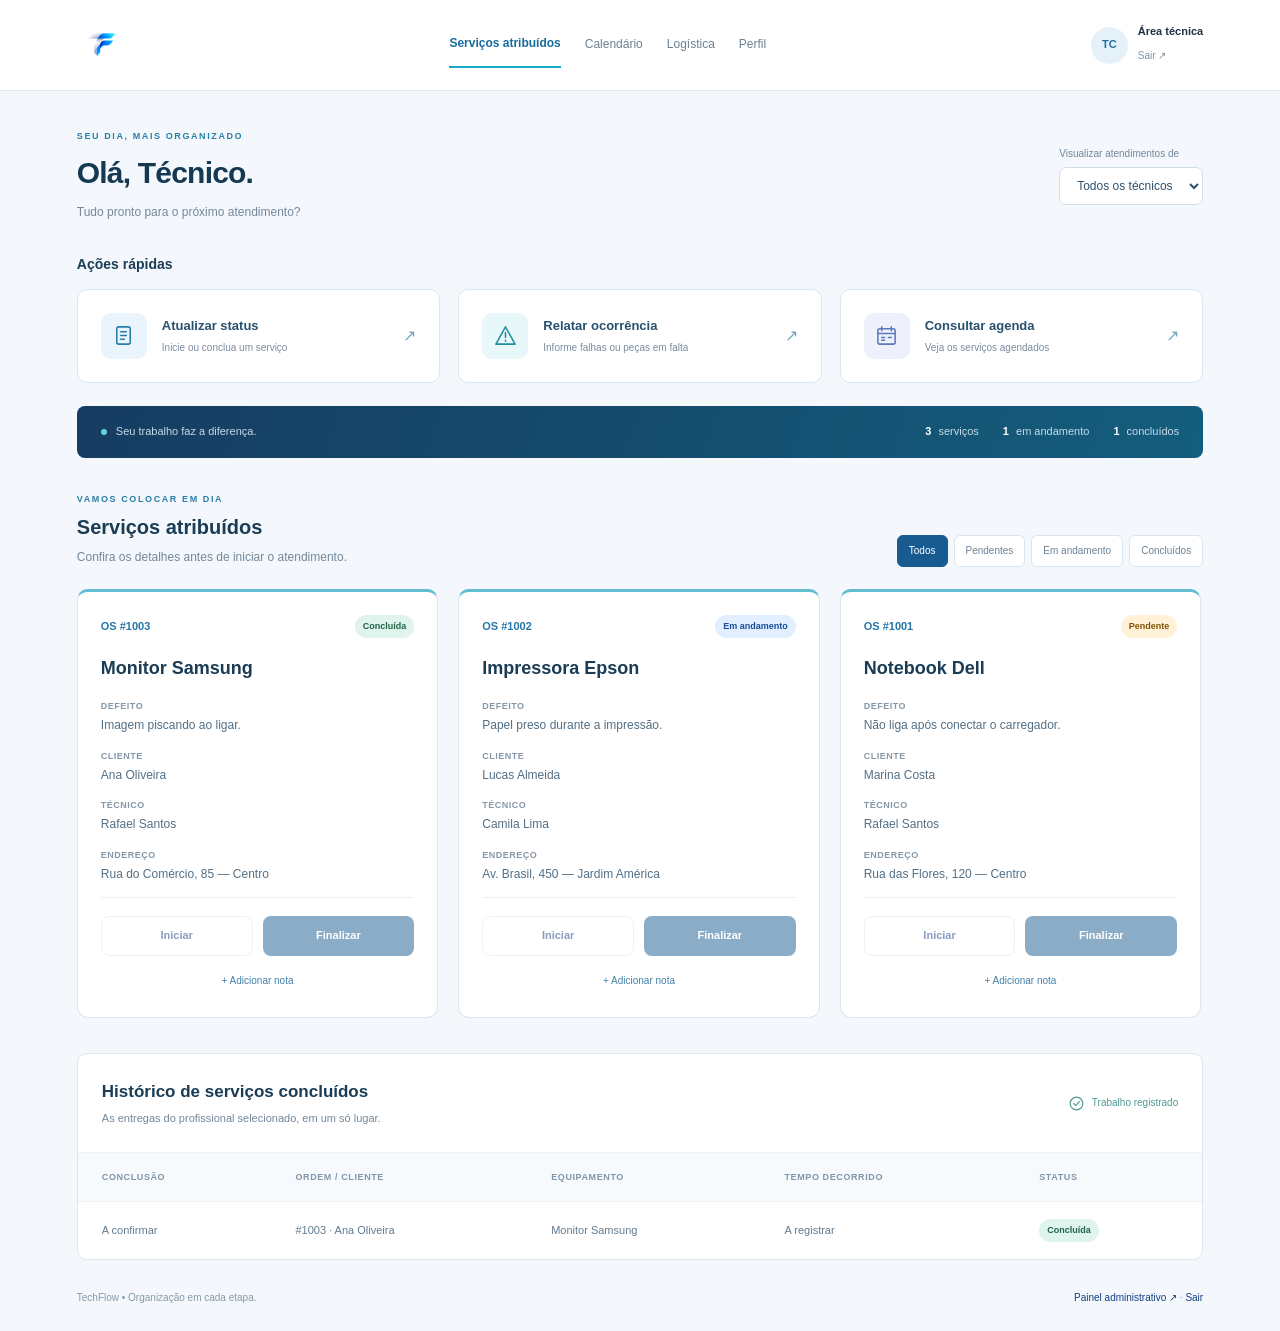
<file: techflow-Front-end/tela-tecnico/index.html>
<!doctype html>

<html lang="pt-br">
    <head>
        <meta charset="utf-8" />
        <meta content="width=device-width, initial-scale=1.0" name="viewport" />
        <title>Área do técnico | TechFlow</title>
        <link href="../assets/globais.css" rel="stylesheet" />
        <link href="style.css" rel="stylesheet" />
    </head>
    <body>
        <!-- Navegação superior inspirada no wireframe -->
        <header class="cabecalho">
            <div class="limite navegacao">
                <a class="marca" href="../tela-principal/index.html">
                    <img alt="Símbolo TechFlow" src="../img/LOGO.png" width="120" />
                </a>
                <nav aria-label="Menu do técnico">
                    <a class="selecionado" href="#servicos">Serviços atribuídos</a>
                    <button popovertarget="consulta-agenda" type="button">Calendário</button>
                    <button popovertarget="consulta-logistica" type="button">Logística</button>
                    <button popovertarget="consulta-perfil" type="button">Perfil</button>
                </nav>
                <div class="perfil-topo">
                    <span class="avatar">TC</span>
                    <div>
                        <strong id="nome-topo">Área técnica</strong>
                        <a data-sair="" href="../tela-login/index.html">Sair ↗</a>
                    </div>
                </div>
            </div>
        </header>
        <main class="limite conteudo">
            <header class="boas-vindas">
                <div>
                    <p class="sobretitulo">SEU DIA, MAIS ORGANIZADO</p>
                    <h1 id="saudacao-tecnico">Olá, Técnico.</h1>
                    <p class="texto-apoio">Tudo pronto para o próximo atendimento?</p>
                </div>
                <div class="selecao-tecnico">
                    <label for="tecnico-atual">Visualizar atendimentos de</label>
                    <select id="tecnico-atual">
                        <option value="todos">Todos os técnicos</option>
                        <option value="rafael">Rafael Santos</option>
                        <option value="camila">Camila Lima</option>
                    </select>
                </div>
            </header>
            <!-- Ações rápidas para a rotina do profissional -->
            <h2 class="titulo-acoes">Ações rápidas</h2>
            <section aria-label="Ações rápidas" class="acoes-rapidas">
                <a class="acao-rapida" href="#servicos">
                    <span class="icone-acao">
                        <svg
                            aria-hidden="true"
                            fill="none"
                            stroke="currentColor"
                            stroke-linecap="round"
                            stroke-linejoin="round"
                            stroke-width="1.6"
                            viewbox="0 0 24 24"
                        >
                            <rect height="18" rx="2" width="14" x="5" y="3"></rect>
                            <path d="M9 8h6M9 12h6M9 16h4"></path>
                        </svg>
                    </span>
                    <div>
                        <strong>Atualizar status</strong>
                        <small>Inicie ou conclua um serviço</small>
                    </div>
                    <span>↗</span>
                </a>
                <button
                    class="acao-rapida"
                    id="relatar-falha"
                    popovertarget="registro-ocorrencia"
                    type="button"
                >
                    <span class="icone-acao">
                        <svg
                            aria-hidden="true"
                            fill="none"
                            stroke="currentColor"
                            stroke-linecap="round"
                            stroke-linejoin="round"
                            stroke-width="1.6"
                            viewbox="0 0 24 24"
                        >
                            <path d="m12 3 10 18H2L12 3Z"></path>
                            <path d="M12 9v5M12 17v1"></path>
                        </svg>
                    </span>
                    <div>
                        <strong>Relatar ocorrência</strong>
                        <small>Informe falhas ou peças em falta</small>
                    </div>
                    <span>↗</span>
                </button>
                <button class="acao-rapida" popovertarget="consulta-agenda" type="button">
                    <span class="icone-acao">
                        <svg
                            aria-hidden="true"
                            fill="none"
                            stroke="currentColor"
                            stroke-linecap="round"
                            stroke-linejoin="round"
                            stroke-width="1.6"
                            viewbox="0 0 24 24"
                        >
                            <rect height="16" rx="2" width="18" x="3" y="5"></rect>
                            <path d="M7 3v4M17 3v4M3 10h18M7 14h3M14 14h3M7 17h3"></path>
                        </svg>
                    </span>
                    <div>
                        <strong>Consultar agenda</strong>
                        <small>Veja os serviços agendados</small>
                    </div>
                    <span>↗</span>
                </button>
            </section>
            <section aria-label="Resumo dos atendimentos" class="faixa-resumo">
                <p>
                    <span class="ponto-status"></span>
                    Seu trabalho faz a diferença.
                </p>
                <div>
                    <span>
                        <strong id="total-tecnico">3</strong>
                        serviços
                    </span>
                    <span>
                        <strong id="ativos-tecnico">1</strong>
                        em andamento
                    </span>
                    <span>
                        <strong id="finalizados-tecnico">1</strong>
                        concluídos
                    </span>
                </div>
            </section>
            <section id="servicos">
                <div class="cabecalho-servicos">
                    <div>
                        <p class="sobretitulo">VAMOS COLOCAR EM DIA</p>
                        <h2>Serviços atribuídos</h2>
                        <p class="texto-apoio">Confira os detalhes antes de iniciar o atendimento.</p>
                    </div>
                    <div aria-label="Filtrar tarefas" class="filtros" role="group">
                        <input
                            checked=""
                            class="controle-css"
                            id="filtro-todos"
                            name="status-tecnico"
                            type="radio"
                            value="todos"
                        />
                        <label class="filtro" for="filtro-todos">Todos</label>
                        <input
                            class="controle-css"
                            id="filtro-pendente"
                            name="status-tecnico"
                            type="radio"
                            value="pendente"
                        />
                        <label class="filtro" for="filtro-pendente">Pendentes</label>
                        <input
                            class="controle-css"
                            id="filtro-andamento"
                            name="status-tecnico"
                            type="radio"
                            value="andamento"
                        />
                        <label class="filtro" for="filtro-andamento">Em andamento</label>
                        <input
                            class="controle-css"
                            id="filtro-concluida"
                            name="status-tecnico"
                            type="radio"
                            value="concluida"
                        />
                        <label class="filtro" for="filtro-concluida">Concluídos</label>
                    </div>
                </div>
                <p aria-live="polite" class="mensagem" id="mensagem" role="status"></p>
                <div class="lista-tarefas" id="tarefas">
                    <article class="cartao-tarefa concluida tecnico-rafael">
                        <div class="topo-cartao">
                            <span class="codigo">OS #1003</span>
                            <span class="situacao concluida">Concluída</span>
                        </div>
                        <h2>Monitor Samsung</h2>
                        <p class="informacao">
                            <strong>Defeito</strong>
                            <span>Imagem piscando ao ligar.</span>
                        </p>
                        <p class="informacao">
                            <strong>Cliente</strong>
                            <span>Ana Oliveira</span>
                        </p>
                        <p class="informacao">
                            <strong>Técnico</strong>
                            <span>Rafael Santos</span>
                        </p>
                        <p class="informacao">
                            <strong>Endereço</strong>
                            <span>Rua do Comércio, 85 — Centro</span>
                        </p>
                        <div class="acoes">
                            <button
                                class="botao botao-secundario"
                                disabled=""
                                title="Atualização disponível com o back-end"
                                type="button"
                            >
                                Iniciar
                            </button>
                            <button
                                class="botao"
                                disabled=""
                                title="Atualização disponível com o back-end"
                                type="button"
                            >
                                Finalizar
                            </button>
                        </div>
                        <button class="botao-nota" popovertarget="registro-ocorrencia" type="button">
                            + Adicionar nota
                        </button>
                    </article>
                    <article class="cartao-tarefa andamento tecnico-camila">
                        <div class="topo-cartao">
                            <span class="codigo">OS #1002</span>
                            <span class="situacao andamento">Em andamento</span>
                        </div>
                        <h2>Impressora Epson</h2>
                        <p class="informacao">
                            <strong>Defeito</strong>
                            <span>Papel preso durante a impressão.</span>
                        </p>
                        <p class="informacao">
                            <strong>Cliente</strong>
                            <span>Lucas Almeida</span>
                        </p>
                        <p class="informacao">
                            <strong>Técnico</strong>
                            <span>Camila Lima</span>
                        </p>
                        <p class="informacao">
                            <strong>Endereço</strong>
                            <span>Av. Brasil, 450 — Jardim América</span>
                        </p>
                        <div class="acoes">
                            <button
                                class="botao botao-secundario"
                                disabled=""
                                title="Atualização disponível com o back-end"
                                type="button"
                            >
                                Iniciar
                            </button>
                            <button
                                class="botao"
                                disabled=""
                                title="Atualização disponível com o back-end"
                                type="button"
                            >
                                Finalizar
                            </button>
                        </div>
                        <button class="botao-nota" popovertarget="registro-ocorrencia" type="button">
                            + Adicionar nota
                        </button>
                    </article>
                    <article class="cartao-tarefa pendente tecnico-rafael">
                        <div class="topo-cartao">
                            <span class="codigo">OS #1001</span>
                            <span class="situacao pendente">Pendente</span>
                        </div>
                        <h2>Notebook Dell</h2>
                        <p class="informacao">
                            <strong>Defeito</strong>
                            <span>Não liga após conectar o carregador.</span>
                        </p>
                        <p class="informacao">
                            <strong>Cliente</strong>
                            <span>Marina Costa</span>
                        </p>
                        <p class="informacao">
                            <strong>Técnico</strong>
                            <span>Rafael Santos</span>
                        </p>
                        <p class="informacao">
                            <strong>Endereço</strong>
                            <span>Rua das Flores, 120 — Centro</span>
                        </p>
                        <div class="acoes">
                            <button
                                class="botao botao-secundario"
                                disabled=""
                                title="Atualização disponível com o back-end"
                                type="button"
                            >
                                Iniciar
                            </button>
                            <button
                                class="botao"
                                disabled=""
                                title="Atualização disponível com o back-end"
                                type="button"
                            >
                                Finalizar
                            </button>
                        </div>
                        <button class="botao-nota" popovertarget="registro-ocorrencia" type="button">
                            + Adicionar nota
                        </button>
                    </article>
                    <p class="sem-resultados">Nenhum serviço corresponde aos filtros selecionados.</p>
                </div>
            </section>
            <!-- Histórico preenchido a partir das ordens concluídas -->
            <section class="historico" id="historico">
                <div class="titulo-historico">
                    <div>
                        <h2>Histórico de serviços concluídos</h2>
                        <p class="texto-apoio">As entregas do profissional selecionado, em um só lugar.</p>
                    </div>
                    <span class="selo-historico">
                        <svg
                            aria-hidden="true"
                            fill="none"
                            stroke="currentColor"
                            stroke-linecap="round"
                            stroke-linejoin="round"
                            stroke-width="1.6"
                            viewbox="0 0 24 24"
                        >
                            <circle cx="12" cy="12" r="9"></circle>
                            <path d="m8 12 3 3 5-6"></path>
                        </svg>
                        Trabalho registrado
                    </span>
                </div>
                <div
                    aria-label="Histórico com rolagem horizontal"
                    class="rolagem-tabela"
                    role="region"
                    tabindex="0"
                >
                    <table>
                        <thead>
                            <tr>
                                <th>Conclusão</th>
                                <th>Ordem / Cliente</th>
                                <th>Equipamento</th>
                                <th>Tempo decorrido</th>
                                <th>Status</th>
                            </tr>
                        </thead>
                        <tbody id="lista-historico">
                            <tr>
                                <td>A confirmar</td>
                                <td>#1003 · Ana Oliveira</td>
                                <td>Monitor Samsung</td>
                                <td>A registrar</td>
                                <td><span class="situacao concluida">Concluída</span></td>
                            </tr>
                        </tbody>
                    </table>
                </div>
            </section>
            <footer class="rodape-painel">
                <span>TechFlow • Organização em cada etapa.</span>
                <p>
                    <a href="../tela-admin/index.html">Painel administrativo ↗</a>
                    ·
                    <a data-sair="" href="../tela-login/index.html">Sair</a>
                </p>
            </footer>
        </main>
        <!-- Formulário de notas e ocorrências do serviço -->
        <section
            aria-labelledby="titulo-registro-ocorrencia"
            class="janela-nativa"
            id="registro-ocorrencia"
            popover="auto"
            role="dialog"
        >
            <div class="topo-janela-nativa">
                <h2 id="titulo-registro-ocorrencia">Registro do atendimento</h2>
                <button
                    aria-label="Fechar"
                    class="fechar-janela"
                    popovertarget="registro-ocorrencia"
                    popovertargetaction="hide"
                    type="button"
                >
                    ×
                </button>
            </div>
            <label for="nota-servico">Descreva a ocorrência</label>
            <textarea
                id="nota-servico"
                maxlength="800"
                placeholder="Informe a falha ou a peça em falta"
                rows="4"
            ></textarea>
            <p>O registro será enviado quando esta área estiver conectada ao sistema de atendimento.</p>
            <button
                class="botao"
                popovertarget="registro-ocorrencia"
                popovertargetaction="hide"
                type="button"
            >
                Voltar aos serviços
            </button>
        </section>
        <section
            aria-labelledby="titulo-consulta-agenda"
            class="janela-nativa"
            id="consulta-agenda"
            popover="auto"
            role="dialog"
        >
            <div class="topo-janela-nativa">
                <h2 id="titulo-consulta-agenda">Agenda de atendimentos</h2>
                <button
                    aria-label="Fechar"
                    class="fechar-janela"
                    popovertarget="consulta-agenda"
                    popovertargetaction="hide"
                    type="button"
                >
                    ×
                </button>
            </div>
            <p>Consulte os serviços e confirme os horários com a equipe responsável.</p>
            <a class="botao" href="#servicos">Ver serviços atribuídos</a>
        </section>
        <section
            aria-labelledby="titulo-consulta-perfil"
            class="janela-nativa"
            id="consulta-perfil"
            popover="auto"
            role="dialog"
        >
            <div class="topo-janela-nativa">
                <h2 id="titulo-consulta-perfil">Área técnica</h2>
                <button
                    aria-label="Fechar"
                    class="fechar-janela"
                    popovertarget="consulta-perfil"
                    popovertargetaction="hide"
                    type="button"
                >
                    ×
                </button>
            </div>
            <p>Visualização dos atendimentos da equipe técnica.</p>
            <p>Profissionais: Rafael Santos e Camila Lima.</p>
        </section>
        <section
            aria-labelledby="titulo-consulta-logistica"
            class="janela-nativa"
            id="consulta-logistica"
            popover="auto"
            role="dialog"
        >
            <div class="topo-janela-nativa">
                <h2 id="titulo-consulta-logistica">Endereços dos atendimentos</h2>
                <button
                    aria-label="Fechar"
                    class="fechar-janela"
                    popovertarget="consulta-logistica"
                    popovertargetaction="hide"
                    type="button"
                >
                    ×
                </button>
            </div>
            <article class="item-consulta">
                <strong>#1001 · Marina Costa</strong>
                <p>Rua das Flores, 120 — Centro</p>
            </article>
            <article class="item-consulta">
                <strong>#1002 · Lucas Almeida</strong>
                <p>Av. Brasil, 450 — Jardim América</p>
            </article>
        </section>
    </body>
</html>
</file>
<file: css/style.css>
* {
    margin: 0;
    padding: 0;
    box-sizing: border-box;
}

body {
    font-family: Arial, Helvetica, sans-serif;
    background-color: #0f172a;
    color: #e2e8f0;
}

a {
    text-decoration: none;
    color: inherit;
}

button, input, select, textarea {
    font: inherit;
}

/* Sidebar */
.sidebar {
    position: fixed;
    left: 0;
    top: 0;
    width: 240px;
    height: 100vh;
    padding: 20px 15px;
    background: #1e293b;
    border-right: 1px solid #334155;
    display: flex;
    flex-direction: column;
    z-index: 20;
}

.logo {
    font-size: 20px;
    font-weight: bold;
    margin-bottom: 30px;
    padding-left: 10px;
}

.logo-tech { color: #38bdf8; }
.logo-flow { color: #ffffff; }

.sidebar nav {
    display: flex;
    flex-direction: column;
    gap: 4px;
}

.sidebar nav a {
    display: flex;
    align-items: center;
    gap: 10px;
    padding: 10px 12px;
    border-radius: 4px;
    color: #94a3b8;
    background: transparent;
}

.sidebar nav a:hover,
.sidebar nav a.active {
    color: #ffffff;
    background: #334155;
}

.logout {
    margin-top: auto;
    padding: 10px 12px;
    border: 1px solid #334155;
    border-radius: 4px;
    color: #f87171;
    background: transparent;
    cursor: pointer;
    text-align: left;
}

.logout:hover {
    background: #450a0a;
}

/* Layout */
.main {
    margin-left: 240px;
    padding: 30px;
    min-height: 100vh;
}

.topbar {
    display: flex;
    justify-content: space-between;
    align-items: center;
    margin-bottom: 30px;
    border-bottom: 1px solid #334155;
    padding-bottom: 15px;
}

.welcome {
    color: #64748b;
    font-size: 12px;
    text-transform: uppercase;
}

.topbar h1 {
    font-size: 24px;
}

.profile {
    display: flex;
    align-items: center;
    gap: 10px;
}

.profile small {
    color: #94a3b8;
    display: block;
}

.avatar, .client-avatar, .person-avatar {
    display: grid;
    place-items: center;
    border-radius: 4px;
    background: #334155;
    color: #38bdf8;
    font-weight: bold;
}

.avatar { width: 36px; height: 36px; }

/* Sections */
.section {
    margin-bottom: 50px;
}

.section-title {
    display: flex;
    justify-content: space-between;
    align-items: flex-end;
    margin-bottom: 15px;
}

.label {
    color: #38bdf8;
    font-size: 11px;
    font-weight: bold;
}

.section-title h2 {
    font-size: 20px;
}

.date {
    color: #64748b;
    font-size: 13px;
}

/* Cards & Stats */
.stats {
    display: grid;
    grid-template-columns: repeat(4, 1fr);
    gap: 15px;
    margin-bottom: 20px;
}

.stat-card, .content-card, .person-card, .equipment-card {
    background: #1e293b;
    border: 1px solid #334155;
    border-radius: 4px;
}

.stat-card {
    padding: 15px;
    display: flex;
    gap: 12px;
}

.stat-card span {
    display: block;
    color: #94a3b8;
    font-size: 13px;
}

.stat-card strong {
    display: block;
    font-size: 24px;
    margin: 4px 0;
}

.stat-card small {
    color: #4ade80;
    font-size: 11px;
}

.stat-card small.warn {
    color: #f97316;
}

.stat-icon {
    width: 38px;
    height: 38px;
    display: grid;
    place-items: center;
    border-radius: 4px;
    font-size: 16px;
}

.blue { background: #0284c7; color: #fff; }
.orange { background: #ea580c; color: #fff; }
.purple { background: #7c3aed; color: #fff; }
.green { background: #16a34a; color: #fff; }

/* Content Cards & Tables */
.content-card {
    padding: 20px;
}

.card-header {
    display: flex;
    justify-content: space-between;
    align-items: center;
    margin-bottom: 15px;
}

.card-header p {
    color: #64748b;
    font-size: 13px;
}

.view-all {
    color: #38bdf8;
    font-size: 13px;
}

.table-container {
    overflow-x: auto;
}

table {
    width: 100%;
    border-collapse: collapse;
}

th {
    color: #94a3b8;
    font-size: 12px;
    text-align: left;
    padding: 10px;
    border-bottom: 1px solid #334155;
    background: #0f172a;
}

td {
    padding: 12px 10px;
    color: #cbd5e1;
    font-size: 13px;
    border-bottom: 1px solid #334155;
}

.badge {
    padding: 3px 8px;
    border-radius: 2px;
    font-size: 11px;
    font-weight: bold;
}

.progress { color: #38bdf8; background: #0c4a6e; }
.open { color: #fbbf24; background: #451a03; }
.completed { color: #4ade80; background: #064e3b; }

/* Buttons & Inputs */
.primary-btn {
    border: 0;
    border-radius: 4px;
    padding: 10px 16px;
    color: #fff;
    background: #2563eb;
    cursor: pointer;
    font-weight: bold;
}

.primary-btn:hover {
    background: #1d4ed8;
}

.details-btn {
    background: transparent;
    border: 1px solid #334155;
    color: #94a3b8;
    padding: 5px 10px;
    border-radius: 4px;
    cursor: pointer;
}

.details-btn:hover {
    border-color: #38bdf8;
    color: #38bdf8;
}

.search {
    background: #0f172a;
    border: 1px solid #334155;
    color: #fff;
    padding: 8px 12px;
    border-radius: 4px;
    outline: none;
}

/* Grids */
.people-grid, .equipment-grid {
    display: grid;
    grid-template-columns: repeat(3, 1fr);
    gap: 15px;
}

.person-card, .equipment-card {
    padding: 15px;
}

.person-avatar {
    width: 40px;
    height: 40px;
    margin-bottom: 10px;
}

.person-card p, .equipment-card p, .equipment-card small {
    color: #94a3b8;
    font-size: 13px;
}

.person-info {
    border-top: 1px solid #334155;
    margin-top: 15px;
    padding-top: 10px;
    display: flex;
    justify-content: space-between;
    font-size: 12px;
}

.person-info b { color: #4ade80; }

.client-list { display: flex; flex-direction: column; }

.client {
    display: grid;
    grid-template-columns: 40px 1.5fr 1fr 80px;
    align-items: center;
    gap: 15px;
    padding: 12px 0;
    border-bottom: 1px solid #334155;
}

.client:last-child { border-bottom: 0; }
.client-avatar { width: 36px; height: 36px; }
.client span { color: #64748b; font-size: 12px; display: block; }
.client-equipment { color: #94a3b8; font-size: 13px; }
.client-orders { color: #38bdf8; font-size: 13px; font-weight: bold; }

.equipment-card { position: relative; }

.equipment-status {
    position: absolute;
    right: 15px;
    top: 15px;
    color: #fbbf24;
    background: #451a03;
    padding: 2px 6px;
    border-radius: 2px;
    font-size: 10px;
}

.equipment-status.done {
    color: #4ade80;
    background: #064e3b;
}

.equipment-card small { display: block; margin-top: 10px; }

/* Settings & Footer */
.settings { max-width: 600px; }
.settings p { color: #64748b; margin-bottom: 15px; }

.setting {
    padding: 12px 0;
    border-top: 1px solid #334155;
    display: flex;
    justify-content: space-between;
    color: #cbd5e1;
}

footer {
    color: #64748b;
    text-align: center;
    font-size: 12px;
    padding: 20px;
    border-top: 1px solid #334155;
}

footer strong { color: #38bdf8; }

/* Modal */
.modal {
    position: fixed;
    inset: 0;
    background: rgba(0, 0, 0, 0.7);
    display: none;
    place-items: center;
    padding: 20px;
    z-index: 50;
}

.modal.show { display: grid; }

.modal-box {
    position: relative;
    width: min(550px, 100%);
    background: #1e293b;
    border: 1px solid #334155;
    border-radius: 4px;
    padding: 20px;
}

.close {
    position: absolute;
    right: 15px;
    top: 10px;
    border: 0;
    background: transparent;
    color: #94a3b8;
    font-size: 24px;
    cursor: pointer;
}

.modal-title { margin-bottom: 20px; }

.form-grid {
    display: grid;
    grid-template-columns: 1fr 1fr;
    gap: 12px;
}

.form-group { margin-bottom: 12px; }

.form-group label {
    display: block;
    color: #94a3b8;
    font-size: 12px;
    margin-bottom: 4px;
}

.form-group input, .form-group select, .form-group textarea {
    width: 100%;
    background: #0f172a;
    border: 1px solid #334155;
    border-radius: 4px;
    color: #fff;
    padding: 8px;
    outline: none;
}

.form-group textarea {
    resize: vertical;
    min-height: 80px;
}

.full { width: 100%; margin-top: 10px; }

.mobile-menu { display: none; }

/* Responsive */
@media (max-width: 1100px) {
    .stats { grid-template-columns: repeat(2, 1fr); }
    .people-grid, .equipment-grid { grid-template-columns: repeat(2, 1fr); }
}

@media (max-width: 800px) {
    .sidebar { transform: translateX(-100%); }
    .sidebar.open { transform: translateX(0); }
    .main { margin-left: 0; padding: 15px; }

    .mobile-menu {
        display: block;
        position: fixed;
        top: 12px;
        left: 12px;
        z-index: 30;
        padding: 8px 12px;
        background: #1e293b;
        border: 1px solid #334155;
        color: #fff;
        border-radius: 4px;
        cursor: pointer;
    }

    .topbar { padding-left: 45px; }
    .profile { display: none; }
    .stats { grid-template-columns: 1fr; }
    .people-grid, .equipment-grid { grid-template-columns: 1fr; }
    .form-grid { grid-template-columns: 1fr; }
}
</file>
<file: TelaPrincipal/css/style.css>
/* ==========================================================
   TechFlow · Portal do Cliente
   Só HTML + CSS. A navegação entre telas usa :target,
   o formulário em etapas e o orçamento usam inputs :checked.
   ========================================================== */

:root {
  --fundo: #0c1729;
  --lateral: #101f38;
  --painel: #14253f;
  --painel-2: #1b3050;
  --linha: #28416b;
  --texto: #e9effa;
  --suave: #9db0cf;
  --azul: #3b82f6;
  --azul-claro: #86b6ff;
  --ambar: #f6b23e;
  --verde: #34c48b;
  --vermelho: #f07575;

  --fonte-titulo: "Bricolage Grotesque", "Segoe UI", system-ui, sans-serif;
  --fonte-texto: "Hanken Grotesk", "Segoe UI", system-ui, sans-serif;

  --raio-p: 6px;
  --raio-m: 10px;
  --raio-g: 16px;
  --largura-lateral: 248px;
}

*, *::before, *::after { box-sizing: border-box; }

html { scroll-behavior: smooth; }

body {
  margin: 0;
  background: var(--fundo);
  color: var(--texto);
  font-family: var(--fonte-texto);
  font-size: 1rem;
  line-height: 1.55;
  -webkit-font-smoothing: antialiased;
}

h1, h2 { font-family: var(--fonte-titulo); line-height: 1.15; margin: 0; letter-spacing: -0.01em; }
h1 { font-size: clamp(1.7rem, 3vw, 2.3rem); font-weight: 700; }
h2 { font-size: 1.2rem; font-weight: 700; }
p { margin: 0; }
ul, ol { margin: 0; padding: 0; list-style: none; }
a { color: inherit; text-decoration: none; }
small { font-size: 0.8125rem; }

:focus-visible { outline: 2px solid var(--azul-claro); outline-offset: 2px; }

.ico {
  width: 20px; height: 20px; flex: none;
  fill: none; stroke: currentColor; stroke-width: 1.8;
  stroke-linecap: round; stroke-linejoin: round;
}

.so-leitor {
  position: absolute; width: 1px; height: 1px; overflow: hidden;
  clip: rect(0 0 0 0); white-space: nowrap;
}

/* Inputs usados como estado: ficam invisíveis, mas continuam focáveis */
.oculto {
  position: absolute; opacity: 0; width: 1px; height: 1px;
  margin: 0; pointer-events: none;
}

.pular {
  position: absolute; left: 12px; top: -60px; z-index: 50;
  background: var(--azul); color: #fff; padding: 8px 14px; border-radius: var(--raio-p);
}
.pular:focus { top: 12px; }

/* ==========================================================
   Menu lateral
   ========================================================== */
.lateral {
  position: fixed; inset: 0 auto 0 0; width: var(--largura-lateral);
  background: var(--lateral); border-right: 1px solid var(--linha);
  display: flex; flex-direction: column; padding: 24px 14px; z-index: 20;
}

.marca {
  font-family: var(--fonte-titulo); font-weight: 700; font-size: 1.6rem;
  padding: 0 10px 28px; letter-spacing: -0.02em;
}
.marca span { color: var(--azul-claro); }

.menu { display: flex; flex-direction: column; gap: 4px; }
.menu a {
  display: flex; align-items: center; gap: 12px;
  padding: 11px 12px; border-radius: var(--raio-m);
  color: var(--suave); font-weight: 500;
  transition: background-color .15s, color .15s;
}
.menu a:hover { background: var(--painel); color: var(--texto); }

/* Item ativo, definido pela tela que está aberta */
body:not(:has(.view:target)) .menu [data-nav="inicio"],
body:has(#inicio:target) .menu [data-nav="inicio"],
body:has(#pedidos:target) .menu [data-nav="pedidos"],
body:has(#pedido-001:target) .menu [data-nav="pedidos"],
body:has(#pedido-002:target) .menu [data-nav="pedidos"],
body:has(#equipamentos:target) .menu [data-nav="equipamentos"],
body:has(#perfil:target) .menu [data-nav="perfil"] {
  background: var(--painel-2); color: var(--texto);
  box-shadow: inset 3px 0 0 var(--azul);
}

.usuario {
  margin-top: auto; display: flex; align-items: center; gap: 12px;
  padding: 12px; border-radius: var(--raio-m); border: 1px solid var(--linha);
}
.usuario:hover { background: var(--painel); }
.usuario strong { display: block; font-size: 0.9375rem; line-height: 1.2; }
.usuario small { color: var(--suave); }
.avatar {
  width: 38px; height: 38px; border-radius: 50%;
  display: grid; place-items: center; flex: none;
  background: var(--painel-2); color: var(--azul-claro);
  font-family: var(--fonte-titulo); font-weight: 700; font-size: 0.9rem;
}

/* ==========================================================
   Área principal e troca de telas
   ========================================================== */
main { margin-left: var(--largura-lateral); padding: 40px clamp(20px, 4vw, 56px) 72px; }

.view { display: none; max-width: 1040px; margin: 0 auto; scroll-margin-top: 100px; }
.view:target { display: block; }
body:not(:has(.view:target)) #inicio { display: block; }

.topo {
  display: flex; align-items: flex-start; justify-content: space-between;
  gap: 20px; flex-wrap: wrap; margin-bottom: 28px;
  padding-bottom: 24px; border-bottom: 1px solid var(--linha);
}
.sub { color: var(--suave); margin-top: 6px; }
.meta { color: var(--suave); font-size: 0.875rem; margin-bottom: 6px; }

.voltar {
  display: inline-block; color: var(--azul-claro); font-size: 0.9375rem; margin-bottom: 18px;
}
.voltar::before { content: "‹"; margin-right: 8px; }
.voltar:hover { text-decoration: underline; }

/* ==========================================================
   Botões
   ========================================================== */
.btn {
  display: inline-flex; align-items: center; justify-content: center; gap: 8px;
  padding: 11px 20px; border-radius: var(--raio-m);
  font: 700 0.9375rem/1.2 var(--fonte-texto);
  border: 1px solid transparent; cursor: pointer;
  transition: background-color .15s, border-color .15s, transform .1s;
}
.btn:active { transform: translateY(1px); }
.btn .ico { width: 18px; height: 18px; }

.btn.primario { background: var(--azul); color: #fff; }
.btn.primario:hover { background: #5393f7; }
.btn.secundario { background: transparent; color: var(--texto); border-color: var(--linha); }
.btn.secundario:hover { background: var(--painel-2); border-color: var(--azul-claro); }
.btn.perigo { background: transparent; color: var(--vermelho); border-color: #6a3a49; }
.btn.perigo:hover { background: #2a1a28; }

.fab {
  display: none; position: fixed; right: 18px; bottom: 84px; z-index: 30;
  width: 56px; height: 56px; border-radius: 50%;
  background: var(--azul); color: #fff; place-items: center;
  box-shadow: 0 8px 20px rgba(0, 0, 0, .4);
}
.fab .ico { width: 26px; height: 26px; }

/* ==========================================================
   Selos de status
   ========================================================== */
.selo {
  display: inline-block; padding: 4px 12px; border-radius: 999px;
  font-size: 0.8125rem; font-weight: 700; white-space: nowrap;
}
.selo.grande { font-size: 0.9375rem; padding: 7px 16px; }
.selo.andamento { background: #12365f; color: var(--azul-claro); }
.selo.aguardando { background: #4a3510; color: var(--ambar); }
.selo.concluida { background: #0f3c34; color: var(--verde); }

/* ==========================================================
   Início
   ========================================================== */
.alerta {
  display: flex; align-items: center; gap: 16px;
  padding: 16px 20px; margin-bottom: 20px;
  background: #2b2412; border: 1px solid #7a5d1d; border-left-width: 4px;
  border-radius: var(--raio-m); color: var(--ambar);
  transition: background-color .15s;
}
.alerta:hover { background: #352b13; }
.alerta-texto { flex: 1; display: flex; flex-direction: column; }
.alerta-texto strong { color: var(--texto); font-size: 1.0625rem; }
.alerta-texto small { color: #d3b97a; }
.alerta-acao { font-weight: 700; white-space: nowrap; }

.destaque {
  background: var(--painel); border: 1px solid var(--linha);
  border-radius: var(--raio-g); padding: clamp(20px, 3vw, 32px);
}
.destaque-topo { display: flex; justify-content: space-between; gap: 16px; align-items: flex-start; margin-bottom: 30px; flex-wrap: wrap; }
.destaque-topo h2 { font-size: clamp(1.4rem, 2.6vw, 1.9rem); }
.destaque-pe {
  display: flex; align-items: center; justify-content: space-between; gap: 16px; flex-wrap: wrap;
  margin-top: 28px; padding-top: 20px; border-top: 1px solid var(--linha); color: var(--suave);
}
.destaque-pe strong { color: var(--texto); }

.resumo { display: flex; gap: 14px; margin-top: 20px; flex-wrap: wrap; }
.resumo-item {
  flex: 1 1 140px; display: flex; align-items: baseline; gap: 10px;
  padding: 14px 18px; border: 1px solid var(--linha); border-radius: var(--raio-m);
}
.resumo-item strong { font-family: var(--fonte-titulo); font-size: 1.6rem; }
.resumo-item span { color: var(--suave); }
.resumo-item.atencao { border-color: #7a5d1d; }
.resumo-item.atencao strong { color: var(--ambar); }

/* ==========================================================
   Trilho de etapas (o elemento central do portal)
   ========================================================== */
.trilho { display: flex; margin: 0 0 4px; }
.trilho li {
  position: relative; flex: 1; padding-top: 32px;
  display: flex; flex-direction: column; gap: 2px;
}
.trilho li span { font-weight: 700; color: var(--suave); }
.trilho li small { color: var(--suave); }

/* bolinha */
.trilho li::before {
  content: ""; position: absolute; top: 0; left: 0;
  width: 20px; height: 20px; border-radius: 50%;
  background: var(--fundo); border: 2px solid var(--linha); z-index: 1;
}
/* linha até a próxima etapa */
.trilho li::after {
  content: ""; position: absolute; top: 9px; left: 26px; right: 6px;
  height: 2px; background: var(--linha);
}
.trilho li:last-child::after { display: none; }

.trilho li.feito::before { background: var(--azul); border-color: var(--azul); }
.trilho li.feito::after { background: var(--azul); }
.trilho li.feito span { color: var(--texto); }

.trilho li.atual::before {
  background: var(--fundo); border-color: var(--azul-claro); border-width: 5px;
  animation: pulso 2.4s ease-out infinite;
}
.trilho li.atual span { color: var(--azul-claro); }
.trilho li.atual small { color: var(--texto); }

@keyframes pulso {
  0%   { box-shadow: 0 0 0 0 rgba(134, 182, 255, .55); }
  70%  { box-shadow: 0 0 0 12px rgba(134, 182, 255, 0); }
  100% { box-shadow: 0 0 0 0 rgba(134, 182, 255, 0); }
}

.view > .trilho {
  background: var(--painel); border: 1px solid var(--linha);
  border-radius: var(--raio-g); padding: 24px; margin-bottom: 20px;
}

/* ==========================================================
   Meus pedidos
   ========================================================== */
.ferramentas { display: flex; gap: 16px; align-items: center; justify-content: space-between; flex-wrap: wrap; margin-bottom: 20px; }
.busca input, input[type="text"], input[type="email"], input[type="tel"], input[type="password"],
input[type="search"], select, textarea {
  width: 100%; padding: 11px 14px; border-radius: var(--raio-m);
  background: var(--lateral); border: 1px solid var(--linha); color: var(--texto);
  font: inherit;
}
.busca { flex: 1 1 280px; max-width: 420px; }
input::placeholder, textarea::placeholder { color: #6d83a9; }
input:focus, select:focus, textarea:focus { outline: 2px solid var(--azul); outline-offset: 0; border-color: var(--azul); }

.filtros { display: flex; gap: 6px; flex-wrap: wrap; }
.filtros a { display: block; padding: 8px 14px; border-radius: 999px; color: var(--suave); border: 1px solid transparent; font-size: 0.9375rem; }
.filtros a:hover { color: var(--texto); border-color: var(--linha); }
.filtros a.ativo { background: var(--painel-2); color: var(--texto); border-color: var(--linha); }

.lista-pedidos { display: flex; flex-direction: column; gap: 10px; }
.pedido {
  display: grid; grid-template-columns: 1.6fr 1.2fr .8fr auto; gap: 16px; align-items: center;
  padding: 16px 20px; background: var(--painel); border: 1px solid var(--linha); border-radius: var(--raio-m);
}
.pedido.precisa { border-color: #7a5d1d; }
.pedido-id { display: flex; flex-direction: column; }
.pedido-id span { color: var(--suave); font-size: 0.9375rem; }
.pedido-data { color: var(--suave); font-size: 0.9375rem; }

/* ==========================================================
   Detalhe do pedido
   ========================================================== */
.detalhe-grade { display: grid; grid-template-columns: 1fr 340px; gap: 20px; align-items: start; }
.coluna { display: flex; flex-direction: column; gap: 20px; min-width: 0; }

.bloco {
  background: var(--painel); border: 1px solid var(--linha);
  border-radius: var(--raio-g); padding: 24px;
}
.bloco > h2 { margin-bottom: 18px; }

.historico { position: relative; display: flex; flex-direction: column; gap: 20px; padding-left: 22px; }
.historico::before { content: ""; position: absolute; left: 4px; top: 8px; bottom: 8px; width: 2px; background: var(--linha); }
.historico li { position: relative; }
.historico li::before {
  content: ""; position: absolute; left: -22px; top: 6px;
  width: 10px; height: 10px; border-radius: 50%; background: var(--linha);
}
.historico li.atual::before { background: var(--azul-claro); box-shadow: 0 0 0 4px rgba(134, 182, 255, .2); }
.historico time { display: block; color: var(--suave); font-size: 0.8125rem; }

.dados { margin: 0; display: flex; flex-direction: column; gap: 14px; }
.dados dt { color: var(--suave); font-size: 0.8125rem; }
.dados dd { margin: 2px 0 0; }

.acoes { display: flex; flex-direction: column; gap: 10px; }
.acoes.linha { flex-direction: row; flex-wrap: wrap; }
.acoes.centro { justify-content: center; }
.nota { color: var(--suave); font-size: 0.875rem; }

.conversa { display: flex; flex-direction: column; gap: 10px; margin-bottom: 16px; }
.msg { max-width: 82%; padding: 10px 14px; border-radius: 14px; background: var(--painel-2); }
.msg span { display: block; font-size: 0.75rem; color: var(--suave); margin-bottom: 2px; font-weight: 700; }
.msg.voce { align-self: flex-end; background: #17407a; }
.escrever { display: flex; gap: 10px; flex-wrap: wrap; }
.escrever input { flex: 1 1 220px; }

/* Orçamento */
.orcamento { border-color: #7a5d1d; }
.orc-pendente, .orc-ok, .orc-nao { display: none; }
#d-nada:checked ~ .orc-pendente,
#d-ok:checked ~ .orc-ok,
#d-nao:checked ~ .orc-nao { display: block; }
.orc-ok { border-left: 4px solid var(--verde); padding-left: 18px; }
.orc-nao { border-left: 4px solid var(--vermelho); padding-left: 18px; }
.orc-ok p, .orc-nao p { color: var(--suave); margin: 6px 0 16px; }
.orc-ok .grande-ico { width: 30px; height: 30px; color: var(--verde); margin-bottom: 8px; }

.tabela-orc { width: 100%; border-collapse: collapse; margin-bottom: 14px; }
.tabela-orc th { text-align: left; font-weight: 400; }
.tabela-orc td { text-align: right; font-variant-numeric: tabular-nums; }
.tabela-orc th, .tabela-orc td { padding: 10px 0; border-bottom: 1px solid var(--linha); }
.tabela-orc tfoot th, .tabela-orc tfoot td { font-family: var(--fonte-titulo); font-size: 1.35rem; font-weight: 700; border-bottom: 0; padding-top: 16px; }
.orc-pendente .acoes { margin-top: 18px; }

/* ==========================================================
   Solicitar serviço (assistente em 4 etapas)
   ========================================================== */
.assistente { max-width: 780px; }

.progresso { display: grid; grid-template-columns: repeat(4, 1fr); gap: 8px; margin-bottom: 24px; }
.progresso label {
  display: flex; align-items: center; gap: 10px; cursor: pointer;
  padding: 10px 12px; border-radius: var(--raio-m);
  border: 1px solid var(--linha); color: var(--suave); font-weight: 500; font-size: 0.9375rem;
  transition: background-color .15s, border-color .15s;
}
.progresso b {
  width: 24px; height: 24px; border-radius: 50%; display: grid; place-items: center; flex: none;
  border: 1px solid var(--linha); font-size: 0.8125rem;
}

/* etapa atual */
#e1:checked ~ .progresso li:nth-child(1) label,
#e2:checked ~ .progresso li:nth-child(2) label,
#e3:checked ~ .progresso li:nth-child(3) label,
#e4:checked ~ .progresso li:nth-child(4) label {
  background: var(--painel-2); border-color: var(--azul-claro); color: var(--texto);
}
#e1:checked ~ .progresso li:nth-child(1) b,
#e2:checked ~ .progresso li:nth-child(2) b,
#e3:checked ~ .progresso li:nth-child(3) b,
#e4:checked ~ .progresso li:nth-child(4) b {
  background: var(--azul); border-color: var(--azul); color: #fff;
}
/* etapas já passadas */
#e2:checked ~ .progresso li:nth-child(1) b,
#e3:checked ~ .progresso li:nth-child(-n+2) b,
#e4:checked ~ .progresso li:nth-child(-n+3) b {
  background: var(--verde); border-color: var(--verde); color: #08241b;
}
/* foco de teclado nas etapas */
#e1:focus-visible ~ .progresso li:nth-child(1) label,
#e2:focus-visible ~ .progresso li:nth-child(2) label,
#e3:focus-visible ~ .progresso li:nth-child(3) label,
#e4:focus-visible ~ .progresso li:nth-child(4) label { outline: 2px solid var(--azul-claro); outline-offset: 2px; }

.painel { display: none; margin: 0; min-width: 0; border: 1px solid var(--linha); border-radius: var(--raio-g); background: var(--painel); padding: clamp(20px, 3vw, 32px); }
.painel legend { float: left; width: 100%; padding: 0; margin-bottom: 22px; font: 700 1.35rem/1.2 var(--fonte-titulo); }
.painel legend + * { clear: both; }
#e1:checked ~ .paineis .p1,
#e2:checked ~ .paineis .p2,
#e3:checked ~ .paineis .p3,
#e4:checked ~ .paineis .p4 { display: block; }

.grupo { margin-bottom: 24px; }
.rotulo { display: block; font-weight: 700; margin-bottom: 10px; }
textarea { resize: vertical; min-height: 110px; }
input[type="file"] { width: 100%; color: var(--suave); padding: 12px; border: 1px dashed var(--linha); border-radius: var(--raio-m); background: transparent; }
input[type="file"]::file-selector-button {
  margin-right: 12px; padding: 8px 14px; border-radius: var(--raio-p);
  background: var(--painel-2); border: 1px solid var(--linha); color: var(--texto); font: inherit; cursor: pointer;
}

/* cartões de equipamento */
.cartoes { display: grid; grid-template-columns: repeat(auto-fill, minmax(190px, 1fr)); gap: 12px; }
.cartoes > label {
  display: flex; flex-direction: column; gap: 4px; padding: 18px; cursor: pointer;
  border: 1px solid var(--linha); border-radius: var(--raio-m); background: var(--lateral);
  transition: border-color .15s, background-color .15s;
}
.cartoes > label .ico { width: 26px; height: 26px; color: var(--azul-claro); margin-bottom: 8px; }
.cartoes > label small { color: var(--suave); }
.cartoes > label:hover { border-color: var(--azul-claro); }
.cartoes > input:checked + label { border-color: var(--azul); background: #12315c; box-shadow: inset 0 0 0 1px var(--azul); }
.cartoes > input:focus-visible + label { outline: 2px solid var(--azul-claro); outline-offset: 2px; }

.novo-eq { display: none; grid-column: 1 / -1; grid-template-columns: repeat(auto-fit, minmax(200px, 1fr)); gap: 14px; padding-top: 6px; }
#q-novo:checked ~ .novo-eq { display: grid; }
.novo-eq label, .campos label { display: flex; flex-direction: column; gap: 6px; font-weight: 500; font-size: 0.9375rem; }

/* opções em segmentos */
.segmentos, .chips { display: flex; flex-wrap: wrap; gap: 8px; }
.segmentos label, .chips label {
  padding: 10px 16px; border-radius: var(--raio-m); cursor: pointer;
  border: 1px solid var(--linha); background: var(--lateral); color: var(--suave); font-weight: 500;
  transition: border-color .15s, background-color .15s, color .15s;
}
.chips label { border-radius: 999px; padding: 8px 14px; font-size: 0.9375rem; }
.segmentos label:hover, .chips label:hover { border-color: var(--azul-claro); color: var(--texto); }
.segmentos input:checked + label, .chips input:checked + label {
  background: #12315c; border-color: var(--azul); color: var(--texto); box-shadow: inset 0 0 0 1px var(--azul);
}
.segmentos input:focus-visible + label, .chips input:focus-visible + label { outline: 2px solid var(--azul-claro); outline-offset: 2px; }

.rodape-etapa { display: flex; justify-content: space-between; gap: 12px; margin-top: 28px; padding-top: 20px; border-top: 1px solid var(--linha); }

/* revisão */
.revisao { margin: 0 0 22px; }
.revisao div { display: grid; grid-template-columns: 130px 1fr auto; gap: 16px; padding: 14px 0; border-bottom: 1px solid var(--linha); align-items: baseline; }
.revisao dt { color: var(--suave); }
.revisao dd { margin: 0; }
.editar { color: var(--azul-claro); cursor: pointer; font-size: 0.9375rem; }
.editar:hover { text-decoration: underline; }
.aceite { display: flex; gap: 10px; align-items: flex-start; color: var(--suave); font-size: 0.9375rem; cursor: pointer; }
.aceite input { margin-top: 5px; accent-color: var(--azul); }

/* ==========================================================
   Confirmação
   ========================================================== */
.confirmacao { max-width: 560px; margin: 40px auto 0; text-align: center; display: flex; flex-direction: column; align-items: center; gap: 16px; }
.confirmacao > p { color: var(--suave); }
.check-grande { width: 72px; height: 72px; border-radius: 50%; display: grid; place-items: center; background: #0f3c34; color: var(--verde); }
.check-grande .ico { width: 34px; height: 34px; stroke-width: 2.2; }
.proximos { text-align: left; counter-reset: passo; width: 100%; background: var(--painel); border: 1px solid var(--linha); border-radius: var(--raio-m); padding: 8px 20px; margin: 8px 0; }
.proximos li { counter-increment: passo; display: flex; gap: 14px; align-items: center; padding: 12px 0; border-bottom: 1px solid var(--linha); }
.proximos li:last-child { border-bottom: 0; }
.proximos li::before { content: counter(passo); width: 26px; height: 26px; border-radius: 50%; display: grid; place-items: center; flex: none; background: var(--painel-2); color: var(--azul-claro); font-weight: 700; font-size: 0.875rem; }

/* ==========================================================
   Equipamentos e perfil
   ========================================================== */
.grade-eq { display: grid; grid-template-columns: repeat(auto-fill, minmax(260px, 1fr)); gap: 16px; }
.eq { display: flex; flex-direction: column; gap: 4px; padding: 22px; background: var(--painel); border: 1px solid var(--linha); border-radius: var(--raio-g); }
.eq > .ico { width: 30px; height: 30px; color: var(--azul-claro); margin-bottom: 10px; }
.eq p { color: var(--suave); }
.eq .nota { color: var(--ambar); margin-bottom: 14px; }
.eq .acoes { margin-top: auto; }

.perfil-form { display: flex; flex-direction: column; gap: 20px; max-width: 760px; }
.campos { display: grid; grid-template-columns: repeat(auto-fit, minmax(240px, 1fr)); gap: 16px; }

.interruptor { display: flex; align-items: center; gap: 14px; padding: 12px 0; border-bottom: 1px solid var(--linha); cursor: pointer; }
.interruptor:last-child { border-bottom: 0; }
.interruptor input {
  appearance: none; -webkit-appearance: none; flex: none;
  width: 42px; height: 24px; border-radius: 999px; background: var(--linha);
  position: relative; cursor: pointer; transition: background-color .15s; margin: 0;
}
.interruptor input::after {
  content: ""; position: absolute; top: 3px; left: 3px; width: 18px; height: 18px;
  border-radius: 50%; background: #fff; transition: transform .15s;
}
.interruptor input:checked { background: var(--azul); }
.interruptor input:checked::after { transform: translateX(18px); }

/* ==========================================================
   Celular e tablet
   ========================================================== */
@media (max-width: 960px) {
  .detalhe-grade { grid-template-columns: 1fr; }
}

@media (max-width: 820px) {
  .lateral {
    inset: auto 0 0 0; width: 100%; flex-direction: row; padding: 6px 8px;
    border-right: 0; border-top: 1px solid var(--linha);
  }
  .marca, .usuario { display: none; }
  .menu { flex-direction: row; width: 100%; gap: 2px; }
  .menu a {
    flex: 1; flex-direction: column; gap: 3px; padding: 8px 4px;
    font-size: 0.6875rem; text-align: center; line-height: 1.15;
  }
  body:not(:has(.view:target)) .menu [data-nav="inicio"],
  body:has(#inicio:target) .menu [data-nav="inicio"],
  body:has(#pedidos:target) .menu [data-nav="pedidos"],
  body:has(#pedido-001:target) .menu [data-nav="pedidos"],
  body:has(#pedido-002:target) .menu [data-nav="pedidos"],
  body:has(#equipamentos:target) .menu [data-nav="equipamentos"],
  body:has(#perfil:target) .menu [data-nav="perfil"] { box-shadow: inset 0 3px 0 var(--azul); }

  main { margin-left: 0; padding: 24px 18px 140px; }
  .fab { display: grid; }
  body:has(#solicitar:target) .fab,
  body:has(#confirmacao:target) .fab { display: none; }
  .topo .btn.primario { width: 100%; }

  /* trilho vira vertical */
  .trilho { flex-direction: column; gap: 0; }
  .trilho li { padding: 0 0 22px 36px; min-height: 52px; }
  .trilho li:last-child { padding-bottom: 0; }
  .trilho li::after { top: 24px; bottom: 2px; left: 9px; right: auto; width: 2px; height: auto; }

  .pedido { grid-template-columns: 1fr auto; }
  .pedido .pedido-data { grid-column: 1; }
  .pedido .btn { grid-column: 1 / -1; }
  .pedido .selo { justify-self: end; }

  .progresso { grid-template-columns: repeat(4, 1fr); }
  .progresso label { flex-direction: column; gap: 4px; text-align: center; font-size: 0.75rem; padding: 8px 4px; }
  .revisao div { grid-template-columns: 1fr auto; }
  .revisao dt { grid-column: 1 / -1; }
  .alerta { flex-wrap: wrap; }
}

@media (prefers-reduced-motion: reduce) {
  html { scroll-behavior: auto; }
  *, *::before, *::after { animation: none !important; transition: none !important; }
}
</file>
<file: techflow-Front-end/assets/globais.css>
/* Cores inspiradas nos tons de azul, ciano e prata da logo. */
:root {
    --azul-escuro: #123f83;
    --azul: #2369c4;
    --ciano: #04bfd8;
    --cinza: #747d88;
    --texto: #203047;
    --fundo: #f4f7fb;
    --branco: #ffffff;
    --borda: #dce4ef;
}

/* Reset básico e elementos utilizados nas quatro páginas. */
* {
    box-sizing: border-box;
    margin: 0;
    padding: 0;
}

body {
    font-family: Arial, Helvetica, sans-serif;
    color: var(--texto);
    background: var(--fundo);
    line-height: 1.6;
}

a {
    color: var(--azul-escuro);
    text-decoration: none;
}

a:hover {
    text-decoration: underline;
}

button,
input,
textarea,
select {
    font: inherit;
}

button,
.botao {
    cursor: pointer;
}

button:disabled {
    opacity: 0.5;
    cursor: not-allowed;
}

:focus-visible {
    outline: 3px solid var(--ciano);
    outline-offset: 4px;
}

.marca {
    display: inline-flex;
    align-items: center;
    gap: 10px;
    font-size: 24px;
    font-weight: 800;
    color: var(--azul-escuro);
}

.marca img {
    width: 55px;
    height: 55px;
    object-fit: contain;
    background: white;
    border-radius: 8px;
}

.botao {
    display: inline-flex;
    align-items: center;
    justify-content: center;
    gap: 8px;
    padding: 12px 22px;
    border: 1px solid transparent;
    border-radius: 8px;
    background: var(--azul-escuro);
    color: white;
    font-weight: 700;
    text-decoration: none;
}

.botao:hover {
    background: var(--azul);
    text-decoration: none;
}

.botao-secundario {
    color: var(--azul-escuro);
    background: white;
    border-color: var(--borda);
}

.botao-secundario:hover {
    background: #eaf3ff;
}

.sobretitulo {
    color: var(--azul);
    font-size: 12px;
    letter-spacing: 2px;
    font-weight: 700;
    text-transform: uppercase;
}

.texto-apoio {
    color: #58677a;
}

.situacao {
    display: inline-block;
    padding: 4px 10px;
    border-radius: 20px;
    font-size: 12px;
    font-weight: 700;
    white-space: nowrap;
}

.pendente {
    background: #fff2d8;
    color: #805300;
}

.andamento {
    background: #e2efff;
    color: #184d97;
}

.concluida {
    background: #dff4ec;
    color: #216448;
}

.aviso {
    font-size: 13px;
    color: #58677a;
}

.mensagem {
    margin-top: 16px;
    color: var(--azul-escuro);
}

[hidden] {
    display: none !important;
}

/* Identidade visual compartilhada */
.nome-destaque {
    color: #1385b4;
}

.botao {
    background: #175b91;
    transition:
        background-color 0.2s,
        transform 0.2s,
        box-shadow 0.2s;
}

.botao:hover {
    transform: translateY(-2px);
    box-shadow: 0 6px 16px #16497a20;
}

.botao-secundario {
    background: white;
}

.botao-pequeno {
    padding: 10px 18px;
    font-size: 12px;
}

.marca {
    letter-spacing: -0.8px;
}

.marca img {
    width: 48px;
    height: 48px;
}

@media (prefers-reduced-motion: reduce) {
    *,
    *::before,
    *::after {
        animation: none !important;
        transition: none !important;
        scroll-behavior: auto !important;
    }
}

/* Controles de navegação e janelas nativas, feitos apenas com HTML e CSS. */
.controle-css {
    position: absolute;
    width: 1px;
    height: 1px;
    opacity: 0;
    overflow: hidden;
}

.controle-css:focus-visible + label {
    outline: 3px solid #21a6c0;
    outline-offset: 4px;
}

.janela-nativa {
    position: fixed;
    margin: auto;
    width: min(540px, 92%);
    max-height: 85vh;
    overflow-y: auto;
    border: 1px solid #d7e5ef;
    border-radius: 14px;
    padding: 28px;
    color: #355b74;
    background: white;
    box-shadow: 0 20px 75px #12395740;
}

.janela-nativa::backdrop {
    background: #102a4688;
}

.topo-janela-nativa {
    display: flex;
    justify-content: space-between;
    align-items: center;
    gap: 20px;
    margin-bottom: 20px;
}

.topo-janela-nativa h2 {
    font-size: 21px;
}

.fechar-janela {
    width: 32px;
    height: 32px;
    flex-shrink: 0;
    border-radius: 50%;
    border: 1px solid #dce7ee;
    background: #f3f8fc;
    color: #5f8198;
    font-size: 22px;
    cursor: pointer;
}

.janela-nativa p {
    font-size: 13px;
    line-height: 1.8;
    margin: 13px 0;
}

.janela-nativa label {
    display: block;
    margin-bottom: 10px;
    font-size: 13px;
}

.janela-nativa textarea {
    width: 100%;
    border: 1px solid #d4e3ed;
    border-radius: 8px;
    padding: 12px;
    color: #355b74;
    font: inherit;
}

.detalhes-nativos dt {
    margin-top: 14px;
    font-size: 11px;
    color: #7893a5;
}

.detalhes-nativos dd {
    margin: 5px 0 0;
    font-size: 14px;
}

.ajuda-nativa {
    font-size: 11px;
    color: #347ba3;
}

.ajuda-nativa summary {
    cursor: pointer;
}

.ajuda-nativa p {
    max-width: 300px;
    padding-top: 10px;
    line-height: 1.7;
}
</file>
<file: techflow-Front-end/techflow-Login-cliente/style.css>
.pagina-login {
    display: flex;
    min-height: 100vh;
}

.apresentacao-login {
    display: flex;
    flex-direction: column;
    width: 48%;
    padding: 45px 65px;
    color: white;
    background:
        radial-gradient(ellipse at 0 90%, #126d91, transparent 65%), linear-gradient(140deg, #153b61, #0d223a);
}

.apresentacao-login .marca {
    color: white;
}

.texto-login {
    margin: auto 0;
    padding: 45px 0;
}

.texto-login .sobretitulo {
    color: #81d7e7;
}

h1 {
    font-size: clamp(32px, 3.6vw, 52px);
    line-height: 1.14;
    letter-spacing: -1.8px;
    margin: 20px 0;
}

h1 span {
    color: #73dbe8;
}

.texto-login > p:not(.sobretitulo) {
    max-width: 350px;
    color: #c0d1e3;
    font-size: 14px;
    line-height: 1.8;
}

.rodape-login {
    font-size: 9px;
    letter-spacing: 1.6px;
    color: #96bbd0;
}

.ilustracao-login {
    margin-top: 30px;
    max-width: 360px;
}

.linha-ilustracao {
    display: flex;
    align-items: center;
    gap: 13px;
    padding: 15px;
    border-radius: 10px;
    border: 1px solid #ffffff25;
    background: #ffffff09;
    transition:
        transform 0.25s,
        background 0.25s;
}

.linha-ilustracao:hover {
    transform: translateX(5px);
    background: #ffffff16;
}

.simbolo-login {
    color: #8ce3ef;
    background: #ffffff12;
    width: 36px;
    flex-shrink: 0;
    padding: 6px;
    text-align: center;
    border-radius: 8px;
    font-size: 20px;
}

.linha-ilustracao strong {
    font-size: 12px;
}

.linha-ilustracao small {
    display: block;
    font-size: 10px;
    color: #a8c3d7;
    margin-top: 4px;
}

.confirmacao {
    margin-left: auto;
    color: #84d9d6;
}

.conector {
    width: 1px;
    height: 15px;
    background: #ffffff30;
    margin-left: 33px;
}

.area-formulario {
    display: flex;
    flex-direction: column;
    width: 52%;
    background: white;
    padding: 40px 65px 25px;
}

.voltar-login {
    font-size: 12px;
    color: #607387;
    text-decoration: none;
}

.voltar-login:hover {
    color: #176694;
}

.caixa-login {
    width: 100%;
    max-width: 400px;
    margin: auto;
    padding: 30px 0;
}

.caixa-login h2 {
    font-size: 30px;
    letter-spacing: -0.9px;
    margin: 10px 0;
}

.caixa-login > div > .texto-apoio {
    font-size: 13px;
    color: #607387;
    line-height: 1.6;
    margin-bottom: 25px;
}

.campo-login {
    margin-bottom: 17px;
}

.campo-login > label {
    display: block;
    font-size: 12px;
    font-weight: 700;
    margin-bottom: 7px;
    color: #203047;
}

.campo-login input {
    box-sizing: border-box;
    width: 100%;
    min-width: 0;
    border: 1px solid #cfdbe5;
    border-radius: 8px;
    padding: 13px;
    font-size: 13px;
    color: #203047;
    background: white;
    outline: none;
    transition:
        border-color 0.2s,
        box-shadow 0.2s;
}

.campo-login input:focus {
    border-color: #2478b3;
    box-shadow: 0 0 0 3px #2478b31a;
}

.campo-login input::placeholder {
    color: #9aa9b8;
}

.campo-senha {
    display: flex;
    align-items: center;
    border: 1px solid #cfdbe5;
    border-radius: 8px;
    overflow: hidden;
}

.campo-senha:focus-within {
    border-color: #2478b3;
    box-shadow: 0 0 0 3px #2478b31a;
}

.campo-senha input {
    border: 0;
    box-shadow: none;
}

.campo-senha input:focus {
    border: 0;
    box-shadow: none;
}

.campo-senha button {
    flex-shrink: 0;
    border: 0;
    background: transparent;
    color: #1c6898;
    font-size: 11px;
    padding: 0 12px;
    cursor: pointer;
}

.ajuda-login {
    display: flex;
    justify-content: space-between;
    align-items: center;
    flex-wrap: wrap;
    gap: 10px;
    font-size: 10px;
    margin: 12px 0 22px;
    color: #607387;
}

.ajuda-login button {
    font-size: 10px;
    color: #176694;
    border: 0;
    background: none;
    cursor: pointer;
}

.botao-entrar {
    width: 100%;
    display: flex;
    align-items: center;
    justify-content: space-between;
    gap: 12px;
    cursor: pointer;
}

.alternar-acesso {
    text-align: center;
    font-size: 12px;
    color: #607387;
    margin-top: 22px;
    line-height: 1.8;
}

.alternar-acesso button {
    color: #176694;
    border: 0;
    background: none;
    font-weight: 700;
    font-size: 12px;
    cursor: pointer;
}

.alternar-acesso button:hover,
.ajuda-login button:hover {
    text-decoration: underline;
}

.mensagem {
    font-size: 12px;
    line-height: 1.6;
    margin-top: 12px;
    color: #176694;
}

.mensagem:empty {
    display: none;
}

.aviso-login {
    font-size: 10px;
    line-height: 1.6;
    text-align: center;
    color: #607387;
    margin-top: 20px;
}

.copyright-login {
    text-align: center;
    color: #607387;
    font-size: 10px;
}

@media (max-width: 1050px) {
    .apresentacao-login,
    .area-formulario {
        padding: 35px;
    }

    .caixa-login {
        max-width: 420px;
    }
}

@media (max-width: 700px) {
    .pagina-login {
        flex-direction: column;
    }

    .apresentacao-login,
    .area-formulario {
        width: 100%;
        box-sizing: border-box;
        padding: 25px;
    }

    .texto-login {
        padding: 22px 0 0;
    }
    h1 {
        font-size: 32px;
    }

    .ilustracao-login,
    .rodape-login {
        display: none;
    }

    .texto-login > p:not(.sobretitulo) {
        display: none;
    }
    .texto-login h1 br {
        display: none;
    }
    .caixa-login {
        padding: 30px 0;
    }
    .caixa-login h2 {
        font-size: 27px;
    }
    .copyright-login {
        padding-bottom: 5px;
    }
}

[hidden] {
    display: none !important;
}

.botao-login-chique {
    display: flex;
    justify-content: space-between;
    align-items: center;
    width: 100%;
    padding: 16px 24px;
    background: linear-gradient(135deg, #1475b9 0%, #0f2c48 100%);
    color: #ffffff;
    font-size: 16px;
    font-weight: 600;
    letter-spacing: 0.5px;
    border: none;
    border-radius: 12px;
    cursor: pointer;
    box-shadow: 0 8px 20px rgba(20, 117, 185, 0.25);
    transition: all 0.3s ease;
    margin-top: 10px;
}

.botao-login-chique span {
    font-size: 20px;
    transition: transform 0.3s ease;
}

.botao-login-chique:hover {
    transform: translateY(-3px);
    box-shadow: 0 12px 25px rgba(20, 117, 185, 0.4);
    background: linear-gradient(135deg, #1786d4 0%, #143d66 100%);
}

.botao-login-chique:hover span {
    transform: translateX(5px);
}

.botao-login-chique:active {
    transform: translateY(0);
    box-shadow: 0 4px 10px rgba(20, 117, 185, 0.2);
}

/* Troca entre acesso e cadastro pelos links da própria página. */
#area-cadastro {
    display: none;
}

#area-cadastro:target {
    display: block;
}

.caixa-login:has(#area-cadastro:target) #area-entrar {
    display: none;
}

.alternar-link {
    color: #176694;
    font-weight: 700;
    cursor: pointer;
}
</file>
<file: techflow-Front-end/techflow-solicitacao/style.css>
/* Identidade visual e estrutura da solicitação de serviço */

:root {
    --azul: #175b91;
    --azul-escuro: #153952;
    --ciano: #21a6c0;
    --texto: #35566f;
    --borda: #dce7ef;
    --fundo: #f4f8fc;
}
* {
    box-sizing: border-box;
    margin: 0;
    padding: 0;
}
html {
    scroll-behavior: smooth;
    scroll-padding-top: 25px;
}
body {
    background: var(--fundo);
    color: var(--texto);
    font-family: Arial, Helvetica, sans-serif;
    line-height: 1.6;
}
button,
input,
select,
textarea {
    font: inherit;
}
button,
summary,
input[type="radio"],
input[type="checkbox"] {
    cursor: pointer;
}
a {
    color: var(--azul);
    text-decoration: none;
}
a:hover {
    text-decoration: underline;
}
button:disabled {
    cursor: wait;
    opacity: 0.6;
}
:focus-visible {
    outline: 3px solid #2eb5cf;
    outline-offset: 4px;
}
[hidden] {
    display: none !important;
}
svg {
    width: 23px;
    height: 23px;
    flex-shrink: 0;
}
.limite {
    width: 88%;
    max-width: 1160px;
    margin: auto;
}
.sobretitulo {
    font-size: 9px;
    font-weight: 700;
    letter-spacing: 1.7px;
    color: #337fa5;
}
.botao {
    display: inline-flex;
    align-items: center;
    justify-content: center;
    gap: 20px;
    background: var(--azul);
    color: white;
    border: 1px solid transparent;
    padding: 13px 20px;
    border-radius: 8px;
    font-size: 12px;
    font-weight: 700;
    transition:
        background-color 0.2s,
        transform 0.2s;
}
.botao:hover {
    background: #2378ad;
    transform: translateY(-2px);
}
.botao-secundario {
    color: var(--azul);
    background: white;
    border-color: var(--borda);
}
.botao-secundario:hover {
    background: #eaf5fc;
}
.cabecalho {
    background: white;
    border-bottom: 1px solid var(--borda);
}
.navegacao {
    display: flex;
    justify-content: space-between;
    align-items: center;
    gap: 30px;
    min-height: 86px;
}
.marca {
    display: inline-flex;
    align-items: center;
    gap: 10px;
    color: #174b77;
    font-size: 25px;
    font-weight: 800;
    letter-spacing: -0.8px;
}
.marca img {
    width: 47px;
    height: 47px;
    object-fit: contain;
}
.marca > span > span {
    color: #1594b5;
}
nav {
    display: flex;
    gap: 28px;
}
nav a {
    color: #657f94;
    font-size: 12px;
}
.etiqueta-cabecalho {
    display: flex;
    align-items: center;
    gap: 7px;
    font-size: 10px;
    color: #6d8798;
}
.etiqueta-cabecalho svg {
    width: 17px;
    color: #279aad;
}
.apresentacao {
    display: flex;
    align-items: center;
    gap: 60px;
    padding: 49px 0 38px;
}
.texto-apresentacao {
    flex: 1.2;
}
h1 {
    font-size: clamp(36px, 3.8vw, 51px);
    line-height: 1.12;
    letter-spacing: -1.7px;
    color: #183b57;
    margin: 16px 0;
}
h1 span {
    color: #1687b1;
}
.texto-apresentacao > p:not(.sobretitulo) {
    max-width: 470px;
    font-size: 13px;
    color: #758b9e;
    line-height: 1.9;
}
.beneficios {
    display: flex;
    flex-wrap: wrap;
    gap: 20px;
    font-size: 9px;
    color: #57819a;
    margin-top: 20px;
}
.cartao-apresentacao {
    flex: 1;
    position: relative;
    overflow: hidden;
    background:
        radial-gradient(ellipse at 100% 0, #138d9e, transparent 70%),
        linear-gradient(120deg, #143653, #175780);
    color: white;
    border-radius: 15px;
    padding: 31px;
    display: flex;
    flex-wrap: wrap;
    align-items: center;
    gap: 20px;
}
.icone-apresentacao {
    display: flex;
    align-items: center;
    justify-content: center;
    border: 1px solid #ffffff33;
    background: #ffffff0e;
    border-radius: 15px;
    width: 66px;
    height: 66px;
    transform: rotate(-7deg);
}
.icone-apresentacao svg {
    width: 37px;
    height: 37px;
    color: #9be7ee;
}
.cartao-apresentacao > div:not(.detalhe-orbita),
.icone-apresentacao {
    position: relative;
    z-index: 1;
}
.cartao-apresentacao small {
    color: #9bd2df;
    font-size: 7px;
    letter-spacing: 1.1px;
}
.cartao-apresentacao h2 {
    font-size: 21px;
    color: white;
    line-height: 1.3;
    margin: 7px 0;
}
.cartao-apresentacao p {
    font-size: 9px;
    color: #b4d3e3;
}
.selo-apresentacao {
    width: 100%;
    font-size: 9px;
    padding-top: 16px;
    border-top: 1px solid #ffffff23;
    color: #c0e5ef;
    position: relative;
}
.detalhe-orbita {
    width: 220px;
    height: 220px;
    border: 1px solid #ffffff12;
    border-radius: 50%;
    position: absolute;
    right: -50px;
    top: -50px;
}
.guia {
    display: flex;
    align-items: center;
    gap: 22px;
    padding: 21px 30px;
    background: white;
    border: 1px solid var(--borda);
    border-radius: 11px;
}
.guia a {
    display: flex;
    align-items: center;
    gap: 12px;
    flex: 1;
}
.guia a > span {
    display: flex;
    align-items: center;
    justify-content: center;
    background: #eaf5fa;
    color: #2a8bae;
    border-radius: 9px;
    width: 35px;
    height: 35px;
    font-size: 11px;
}
.guia strong {
    display: block;
    color: #315b77;
    font-size: 11px;
}
.guia small {
    display: block;
    color: #8a9ead;
    font-size: 9px;
}
.guia i {
    width: 50px;
    height: 1px;
    background: #e1ebf2;
}
.estrutura-pedido {
    display: flex;
    align-items: flex-start;
    gap: 27px;
}
#formulario-servico {
    flex: 1;
    min-width: 0;
}
.painel {
    padding: 28px;
    border: 1px solid var(--borda);
    border-radius: 12px;
    background: white;
    margin-bottom: 23px;
}
.titulo-painel {
    display: flex;
    gap: 13px;
    align-items: center;
    padding-bottom: 23px;
    border-bottom: 1px solid #edf2f6;
    margin-bottom: 22px;
}
.numero-secao {
    display: flex;
    align-items: center;
    justify-content: center;
    color: #2e83ad;
    background: #eaf6fb;
    border-radius: 9px;
    width: 36px;
    height: 36px;
    font-size: 11px;
    font-weight: 700;
    flex-shrink: 0;
}
h2 {
    font-size: 19px;
    letter-spacing: -0.4px;
    color: #254b67;
}
.titulo-painel p {
    font-size: 10px;
    color: #8196a7;
    margin-top: 3px;
}
fieldset {
    border: 0;
}
legend,
.painel > label:not(.aceite),
.linha-campos label,
#campo-endereco label {
    font-size: 11px;
    font-weight: 700;
    color: #496b83;
    margin-bottom: 9px;
}
.painel > label:not(.aceite),
.linha-campos label,
#campo-endereco label {
    display: block;
    margin-top: 20px;
}
input:not([type="radio"]):not([type="checkbox"]),
select,
textarea {
    width: 100%;
    border: 1px solid #d4e2ed;
    color: #345a75;
    background: #fcfdff;
    border-radius: 7px;
    padding: 12px;
    font-size: 12px;
    min-height: 43px;
}
input::placeholder,
textarea::placeholder {
    color: #9aacba;
}
textarea {
    resize: vertical;
    min-height: 110px;
}
input[type="radio"],
input[type="checkbox"] {
    accent-color: #2085ad;
    width: 15px;
    height: 15px;
    flex-shrink: 0;
}
.opcoes-equipamentos {
    display: flex;
    gap: 10px;
}
.opcao-equipamento {
    flex: 1;
    min-width: 0;
    position: relative;
}
.opcao-equipamento input {
    position: absolute;
    opacity: 0;
    width: 1px;
    height: 1px;
}
.opcao-equipamento > span {
    display: flex;
    flex-direction: column;
    align-items: center;
    padding: 17px 5px;
    border: 1px solid #dfe9f1;
    border-radius: 9px;
    background: white;
    gap: 10px;
    cursor: pointer;
    transition:
        border-color 0.2s,
        background 0.2s;
}
.opcao-equipamento svg {
    width: 26px;
    height: 26px;
    color: #6b98b3;
}
.opcao-equipamento strong {
    font-size: 9px;
    color: #7a93a6;
}
.opcao-equipamento b {
    position: absolute;
    top: 5px;
    right: 7px;
    opacity: 0;
    color: #1688a8;
    font-size: 11px;
}
.opcao-equipamento input:checked + span {
    background: #eef8fc;
    border-color: #39a3c3;
}
.opcao-equipamento input:checked + span strong,
.opcao-equipamento input:checked + span svg {
    color: #2586ae;
}
.opcao-equipamento input:checked + span b {
    opacity: 1;
}
.opcao-equipamento input:focus-visible + span {
    outline: 3px solid #2eb5cf;
    outline-offset: 3px;
}
.grupo-servicos {
    margin-top: 24px;
}
.opcao-servico {
    display: flex;
    align-items: center;
    gap: 11px;
    padding: 15px;
    border: 1px solid #dfe9f1;
    border-radius: 8px;
    margin-bottom: 9px;
    cursor: pointer;
}
.opcao-servico:has(input:checked) {
    background: #f2f9fc;
    border-color: #68b4ce;
}
.opcao-servico > span {
    flex: 1;
}
.opcao-servico strong {
    font-size: 11px;
    color: #3a647f;
}
.opcao-servico small {
    display: block;
    font-size: 9px;
    color: #8a9eae;
    margin-top: 4px;
}
.opcao-servico b {
    font-size: 12px;
    color: #346e96;
    white-space: nowrap;
}
.nota-campo {
    font-size: 9px;
    line-height: 1.8;
    color: #879cab;
    margin: 10px 0;
}
.rodape-campo {
    display: flex;
    justify-content: space-between;
    gap: 15px;
    font-size: 9px;
    color: #93a6b6;
    margin-top: 5px;
}
.linha-campos {
    display: flex;
    gap: 16px;
}
.linha-campos > div {
    flex: 1;
    min-width: 0;
}
.grupo-modalidade {
    display: flex;
    flex-wrap: wrap;
    gap: 11px;
    margin-top: 23px;
}
.grupo-modalidade label {
    display: flex;
    gap: 10px;
    align-items: center;
    flex: 1;
    padding: 15px;
    border: 1px solid #dfe9f1;
    border-radius: 8px;
    cursor: pointer;
}
.grupo-modalidade label:has(input:checked) {
    background: #f1f9fc;
    border-color: #68b4ce;
}
.grupo-modalidade strong {
    font-size: 10px;
    display: block;
    color: #476e88;
}
.grupo-modalidade small {
    font-size: 8px;
    display: block;
    color: #8b9faf;
    margin-top: 4px;
}
.lembrete {
    display: flex;
    align-items: flex-start;
    gap: 10px;
    background: #f0f7fc;
    color: #698aa1;
    padding: 12px 14px;
    border-radius: 7px;
    font-size: 10px;
    margin-top: 21px;
}
.lembrete > span {
    color: #408cba;
}
.aceite {
    display: flex;
    align-items: flex-start;
    gap: 11px;
    font-size: 10px;
    color: #7a94a7;
    padding: 18px 0;
    margin-top: 13px;
    border-top: 1px solid #e9eff4;
}
.aceite input {
    margin-top: 2px;
}
.botao-finalizar {
    width: 100%;
    justify-content: space-between;
}
.legenda-finalizar {
    text-align: center;
    font-size: 9px;
    color: #8a9eae;
    margin-top: 11px;
}
.mensagem {
    color: #a64e59;
    font-size: 12px;
    margin: 12px 0;
}
.somente-leitor {
    position: absolute;
    width: 1px;
    height: 1px;
    padding: 0;
    overflow: hidden;
    clip-path: inset(50%);
    white-space: nowrap;
}
.coluna-resumo {
    width: 345px;
    flex-shrink: 0;
    position: sticky;
    top: 24px;
}
.resumo {
    background: white;
    border: 1px solid var(--borda);
    border-radius: 12px;
    overflow: hidden;
}
.cabecalho-resumo {
    display: flex;
    align-items: center;
    gap: 10px;
    padding: 22px;
    border-bottom: 1px solid #e5eef4;
}
.cabecalho-resumo > span:first-child {
    display: flex;
    align-items: center;
    justify-content: center;
    width: 34px;
    height: 34px;
    border-radius: 9px;
    color: #3389ad;
    background: #edf7fb;
}
.cabecalho-resumo h2 {
    font-size: 16px;
    margin-top: 3px;
}
.cabecalho-resumo .sobretitulo {
    font-size: 7px;
    letter-spacing: 1px;
}
.selo-resumo {
    margin-left: auto;
    padding: 4px 6px;
    font-size: 7px;
    letter-spacing: 0.6px;
    color: #76a1b8;
    background: #f0f7fb;
    border-radius: 4px;
}
.servico-resumo {
    display: flex;
    gap: 12px;
    align-items: center;
    padding: 22px;
}
.servico-resumo > span {
    display: flex;
    align-items: center;
    justify-content: center;
    border-radius: 10px;
    width: 42px;
    height: 42px;
    background: #edf6fc;
    color: #5a9ab9;
    flex-shrink: 0;
}
.servico-resumo strong {
    font-size: 12px;
    color: #426b86;
}
.servico-resumo small {
    display: block;
    color: #96aab8;
    font-size: 9px;
    margin-top: 3px;
    overflow-wrap: anywhere;
}
.detalhes-resumo {
    padding: 0 22px 20px;
    border-bottom: 1px dashed #dbe8f1;
}
.detalhes-resumo > div {
    display: flex;
    justify-content: space-between;
    gap: 20px;
    margin-top: 10px;
    font-size: 10px;
}
.detalhes-resumo dt {
    color: #8a9faf;
}
.detalhes-resumo dd {
    text-align: right;
    color: #4d7690;
    max-width: 175px;
}
.aviso-resumo {
    display: flex;
    align-items: center;
    gap: 10px;
    padding: 16px 22px 10px;
    color: #8ba2b3;
    font-size: 9px;
}
.aviso-resumo svg {
    width: 17px;
    color: #5d9fae;
}
.ajuda-resumo {
    display: flex;
    align-items: flex-start;
    gap: 12px;
    margin-top: 18px;
    padding: 20px;
    border-radius: 10px;
    border: 1px solid #d5e8f1;
    background: #eaf5fa;
}
.ajuda-resumo > span {
    font-size: 25px;
    color: #36a5ba;
}
.ajuda-resumo h3 {
    font-size: 11px;
    color: #427893;
}
.ajuda-resumo p {
    font-size: 10px;
    color: #7999ae;
    line-height: 1.8;
    margin-top: 7px;
}
.ajuda-resumo button {
    border: 0;
    background: none;
    color: #287aa5;
    font-size: 10px;
    font-weight: 700;
    margin-top: 10px;
}
.etapas-resumo {
    padding: 20px 10px;
}
.etapas-resumo h3 {
    font-size: 11px;
    color: #7894a8;
    margin-bottom: 14px;
}
.etapas-resumo p {
    display: flex;
    align-items: center;
    gap: 9px;
    font-size: 9px;
    color: #8b9faf;
    margin-top: 10px;
}
.etapas-resumo span {
    display: flex;
    align-items: center;
    justify-content: center;
    width: 19px;
    height: 19px;
    background: #e7f0f6;
    color: #6b94ae;
    font-size: 8px;
    border-radius: 50%;
}
.confirmacao-pedido {
    max-width: 720px;
    margin: 35px auto;
    padding: 40px;
    background: white;
    border: 1px solid var(--borda);
    border-radius: 15px;
    text-align: center;
}
.sucesso-icone {
    display: flex;
    justify-content: center;
    align-items: center;
    margin: 0 auto 20px;
    width: 70px;
    height: 70px;
    background: #dff5ee;
    border: 1px solid #c6e8de;
    border-radius: 50%;
    color: #3c9e89;
    font-size: 30px;
}
.confirmacao-pedido h2 {
    font-size: 27px;
    margin: 14px 0;
}
.confirmacao-pedido > p:not(.sobretitulo) {
    max-width: 460px;
    margin: auto;
    font-size: 13px;
    color: #7b97aa;
}
#protocolo {
    display: block;
    color: #2b80a7;
    margin: 20px 0;
}
#recibo {
    border: 1px solid #e0eaf2;
    border-radius: 9px;
    padding: 20px;
    text-align: left;
    margin-bottom: 24px;
    background: #f6fafc;
    overflow-wrap: anywhere;
}
#recibo dt {
    font-size: 10px;
    color: #8ca2b2;
    margin-top: 14px;
}
#recibo dt:first-child {
    margin-top: 0;
}
#recibo dd {
    font-size: 13px;
    color: #486f8a;
    margin-top: 4px;
}
.confirmacao-pedido > div {
    display: flex;
    justify-content: center;
    flex-wrap: wrap;
    gap: 12px;
}
.duvidas {
    display: flex;
    gap: 70px;
    padding: 45px 0;
    border-top: 1px solid var(--borda);
    margin-top: 20px;
}
.duvidas > div {
    flex: 1;
}
.duvidas h2 {
    font-size: 28px;
    line-height: 1.25;
    margin: 12px 0;
}
.duvidas > div > p:not(.sobretitulo) {
    font-size: 11px;
    color: #8aa0b0;
}
.perguntas details {
    border-bottom: 1px solid #dfe8ef;
    padding: 16px 0;
}
.perguntas summary {
    color: #52778f;
    font-size: 12px;
    font-weight: 700;
}
.perguntas p {
    font-size: 11px;
    color: #849bad;
    line-height: 1.9;
    margin-top: 12px;
}
footer {
    display: flex;
    align-items: center;
    justify-content: space-between;
    flex-wrap: wrap;
    gap: 20px;
    padding: 28px 0;
    border-top: 1px solid var(--borda);
}
footer .marca {
    font-size: 20px;
}
footer .marca img {
    width: 35px;
    height: 35px;
}
footer > p,
footer > span {
    font-size: 9px;
    color: #8ba1b1;
}

@media (max-width: 1020px) {
    .coluna-resumo {
        width: 295px;
    }
    .apresentacao {
        gap: 25px;
    }
    .cartao-apresentacao {
        padding: 25px;
    }
    .cartao-apresentacao h2 {
        font-size: 19px;
    }
    .painel {
        padding: 23px;
    }
    .etiqueta-cabecalho {
        display: none;
    }
}

@media (max-width: 780px) {
    .limite {
        width: 90%;
    }
    .navegacao {
        gap: 15px;
        flex-wrap: wrap;
        padding: 15px 0;
        min-height: auto;
    }
    nav {
        gap: 16px;
    }
    nav a {
        font-size: 10px;
    }
    .apresentacao {
        flex-direction: column;
        align-items: stretch;
        padding: 30px 0;
    }
    h1 {
        font-size: 40px;
    }
    .cartao-apresentacao {
        gap: 17px;
    }
    .cartao-apresentacao h2 {
        font-size: 21px;
    }
    .guia {
        gap: 10px;
        padding: 18px;
    }
    .guia i {
        display: none;
    }
    .guia a {
        flex-direction: column;
        align-items: flex-start;
        gap: 8px;
    }
    .guia strong {
        font-size: 9px;
    }
    .guia small {
        font-size: 8px;
    }
    .estrutura-pedido {
        flex-direction: column;
    }
    #formulario-servico {
        width: 100%;
    }
    .coluna-resumo {
        position: static;
        width: 100%;
    }
    .resumo {
        border-top: 3px solid #38a8c3;
    }
    .painel {
        padding: 23px;
    }
    .duvidas {
        flex-direction: column;
        gap: 20px;
        padding: 35px 0;
    }
    .confirmacao-pedido {
        padding: 28px 22px;
    }
    .confirmacao-pedido h2 {
        font-size: 24px;
    }
}

@media (max-width: 430px) {
    .marca {
        font-size: 22px;
    }
    .marca img {
        width: 35px;
        height: 35px;
    }
    .navegacao {
        flex-direction: column;
        align-items: flex-start;
    }
    .painel {
        padding: 20px;
    }
    h2 {
        font-size: 17px;
    }
    .opcoes-equipamentos {
        flex-wrap: wrap;
    }
    .opcao-equipamento {
        flex-basis: calc(50% - 5px);
    }
    .opcao-equipamento > span {
        padding: 14px 8px;
    }
    .opcao-servico {
        padding: 12px 10px;
        flex-wrap: wrap;
        gap: 8px;
    }
    .opcao-servico > span {
        min-width: 130px;
    }
    .opcao-servico b {
        margin-left: 23px;
    }
    .linha-campos {
        flex-direction: column;
        gap: 0;
    }
    .grupo-modalidade {
        flex-direction: column;
    }
    .botao-finalizar {
        gap: 8px;
        font-size: 11px;
    }
    .confirmacao-pedido > div {
        flex-direction: column;
    }
}

@media (prefers-reduced-motion: reduce) {
    html {
        scroll-behavior: auto;
    }
    * {
        transition: none !important;
    }
}

@media print {
    .cabecalho,
    .apresentacao,
    .guia,
    .estrutura-pedido,
    .duvidas,
    footer,
    .confirmacao-pedido > div {
        display: none !important;
    }
    .confirmacao-pedido {
        border: 0;
        box-shadow: none;
        padding: 0;
    }
    body {
        background: white;
    }
}

@media (max-width: 780px) {
}

/* Botão de envio no resumo */
.botao-resumo {
    display: flex;
    margin: 10px 22px 22px;
    width: calc(100% - 44px);
}
@media print {
    .confirmacao-pedido {
        display: block !important;
    }
}

/* Controles de navegação e janelas nativas, feitos apenas com HTML e CSS. */
.controle-css {
    position: absolute;
    width: 1px;
    height: 1px;
    opacity: 0;
    overflow: hidden;
}

.controle-css:focus-visible + label {
    outline: 3px solid #21a6c0;
    outline-offset: 4px;
}

.janela-nativa {
    position: fixed;
    margin: auto;
    width: min(540px, 92%);
    max-height: 85vh;
    overflow-y: auto;
    border: 1px solid #d7e5ef;
    border-radius: 14px;
    padding: 28px;
    color: #355b74;
    background: white;
    box-shadow: 0 20px 75px #12395740;
}

.janela-nativa::backdrop {
    background: #102a4688;
}

.topo-janela-nativa {
    display: flex;
    justify-content: space-between;
    align-items: center;
    gap: 20px;
    margin-bottom: 20px;
}

.topo-janela-nativa h2 {
    font-size: 21px;
}

.fechar-janela {
    width: 32px;
    height: 32px;
    flex-shrink: 0;
    border-radius: 50%;
    border: 1px solid #dce7ee;
    background: #f3f8fc;
    color: #5f8198;
    font-size: 22px;
    cursor: pointer;
}

.janela-nativa p {
    font-size: 13px;
    line-height: 1.8;
    margin: 13px 0;
}

.janela-nativa label {
    display: block;
    margin-bottom: 10px;
    font-size: 13px;
}

.janela-nativa textarea {
    width: 100%;
    border: 1px solid #d4e3ed;
    border-radius: 8px;
    padding: 12px;
    color: #355b74;
    font: inherit;
}

.detalhes-nativos dt {
    margin-top: 14px;
    font-size: 11px;
    color: #7893a5;
}

.detalhes-nativos dd {
    margin: 5px 0 0;
    font-size: 14px;
}

.ajuda-nativa {
    font-size: 11px;
    color: #347ba3;
}

.ajuda-nativa summary {
    cursor: pointer;
}

.ajuda-nativa p {
    max-width: 300px;
    padding-top: 10px;
    line-height: 1.7;
}

/* Mostra o endereço e os textos do resumo conforme as opções selecionadas. */
#campo-endereco,
.categoria-resumo,
.resumo-tipo,
.resumo-local {
    display: none;
}

body:has([name="modalidade"][value="domicilio"]:checked) #campo-endereco {
    display: block;
}

body:has([name="categoria"][value="Computador"]:checked) .categoria-resumo.computador,
body:has([name="categoria"][value="Impressora"]:checked) .categoria-resumo.impressora,
body:has([name="categoria"][value="Ar-condicionado"]:checked) .categoria-resumo.ar,
body:has([name="categoria"][value="Outro"]:checked) .categoria-resumo.outro,
body:has([name="servico"][value="diagnostico"]:checked) .resumo-tipo.diagnostico,
body:has([name="servico"][value="limpeza"]:checked) .resumo-tipo.limpeza,
body:has([name="servico"][value="manutencao"]:checked) .resumo-tipo.manutencao,
body:has([name="modalidade"][value="loja"]:checked) .resumo-local.loja,
body:has([name="modalidade"][value="domicilio"]:checked) .resumo-local.domicilio {
    display: inline;
}

.link-diagnostico {
    display: inline-block;
    margin-top: 12px;
    font-size: 11px;
    font-weight: 700;
}

@media print {
    .janela-nativa {
        display: none !important;
    }
}
</file>
<file: techflow-Front-end/tela-admin/style.css>
/* Estrutura geral e identidade visual da TechFlow */
html {
    scroll-behavior: smooth;
    scroll-padding-top: 25px;
}

body {
    background: #f3f7fb;
}

svg {
    width: 21px;
    height: 21px;
    flex-shrink: 0;
}

.estrutura {
    display: flex;
    min-height: 100vh;
}

.menu-lateral {
    width: 238px;
    flex-shrink: 0;
    padding: 30px 20px 24px;
    background: #ffffff;
    border-right: 1px solid #dfe8f0;
    display: flex;
    flex-direction: column;
    position: sticky;
    top: 0;
    height: 100vh;
    overflow-y: auto;
}

.marca {
    font-size: 25px;
}

.perfil-lateral {
    display: flex;
    gap: 11px;
    align-items: center;
    padding: 24px 3px;
    border-bottom: 1px solid #edf1f5;
    margin-top: 16px;
}

.avatar {
    display: flex;
    align-items: center;
    justify-content: center;
    width: 38px;
    height: 38px;
    border-radius: 50%;
    background: #e7f2fb;
    color: #176c9e;
    font-size: 12px;
    font-weight: 700;
    flex-shrink: 0;
}

.perfil-lateral strong {
    font-size: 12px;
}

.perfil-lateral small {
    display: block;
    font-size: 10px;
    color: #72869a;
}

.nome-menu {
    font-size: 9px;
    letter-spacing: 1.6px;
    color: #8b9aac;
    margin: 28px 12px 12px;
}

nav {
    display: flex;
    flex-direction: column;
    gap: 7px;
}

nav a,
.sair {
    display: flex;
    gap: 12px;
    align-items: center;
    padding: 12px;
    font-size: 12px;
    color: #607387;
    border-radius: 7px;
}

nav a:hover,
nav .selecionado {
    background: #eaf4fb;
    color: #17679c;
    text-decoration: none;
}

nav .selecionado {
    box-shadow: inset 3px 0 #1598bd;
    font-weight: 700;
}

.nota-menu {
    margin-top: auto;
    padding: 20px 14px;
    background: linear-gradient(135deg, #eff9fc, #f1f5fb);
    border: 1px solid #e1edf4;
    border-radius: 9px;
}

.nota-menu .sobretitulo {
    font-size: 8px;
    letter-spacing: 1px;
}

.nota-menu p {
    font-size: 11px;
    color: #667e92;
    margin: 10px 0;
}

.nota-menu a {
    font-size: 11px;
    font-weight: 700;
}

.sair {
    margin-top: 20px;
}

/* Boas-vindas e indicadores */
.conteudo {
    flex: 1;
    min-width: 0;
    max-width: 1600px;
    padding: 40px 42px 20px;
}

.topo-painel {
    display: flex;
    justify-content: space-between;
    align-items: center;
    gap: 20px;
    margin-bottom: 12px;
}

h1 {
    font-size: 29px;
    letter-spacing: -0.8px;
    color: #15354f;
    margin: 6px 0;
}

.ponto {
    color: #11a6c4;
}

h2 {
    font-size: 17px;
    color: #193b56;
}

.texto-apoio {
    font-size: 12px;
    color: #718396;
}

.sobretitulo {
    font-size: 9px;
    letter-spacing: 1.6px;
    color: #267fa9;
}

.aviso {
    font-size: 10px;
    color: #72869a;
}

.botao {
    font-size: 12px;
    padding: 10px 18px;
}

.resumos {
    display: flex;
    gap: 18px;
    margin: 26px 0 22px;
}

.resumo {
    display: flex;
    gap: 18px;
    flex: 1;
    align-items: center;
    padding: 23px;
    border: 1px solid #dfe8ef;
    border-radius: 10px;
    background: white;
}

.icone-resumo {
    display: flex;
    align-items: center;
    justify-content: center;
    width: 46px;
    height: 46px;
    border-radius: 11px;
    background: #eaf3fc;
    color: #2c70a7;
    flex-shrink: 0;
}

.resumo:nth-child(2) .icone-resumo {
    background: #e6f8fc;
    color: #138ba9;
}

.resumo:nth-child(3) .icone-resumo {
    background: #e9f5f3;
    color: #278b7e;
}

.resumo p {
    color: #647b8f;
    font-size: 11px;
}

.resumo strong {
    display: block;
    font-size: 30px;
    color: #193e5c;
    line-height: 1.4;
}

.resumo small {
    font-size: 9px;
    color: #7f90a0;
}

/* Visão geral, progresso e tabelas */
.linha-visao {
    display: flex;
    gap: 22px;
    align-items: stretch;
}

.quadro,
.painel-ordens,
.painel-tecnicos {
    background: white;
    border: 1px solid #dfe8f0;
    border-radius: 11px;
    overflow: hidden;
}

.visao-sistema {
    flex: 2;
    min-width: 0;
}

.titulo-quadro {
    display: flex;
    justify-content: space-between;
    align-items: center;
    gap: 16px;
    padding: 23px 24px 18px;
}

.titulo-quadro p {
    font-size: 11px;
    color: #7a8d9e;
    margin-top: 4px;
}

.titulo-quadro a {
    font-size: 11px;
    white-space: nowrap;
}

.andamento-equipe {
    flex: 1;
    padding: 26px;
    background: linear-gradient(135deg, #153e63, #0e2c47);
    color: white;
}

.andamento-equipe .sobretitulo {
    color: #8ddce8;
    font-size: 8px;
}

.andamento-equipe h2 {
    color: white;
    font-size: 25px;
    line-height: 1.2;
    margin: 15px 0 22px;
}

.indicador-progresso {
    display: flex;
    align-items: baseline;
    gap: 10px;
}

.indicador-progresso strong {
    font-size: 27px;
}

.indicador-progresso span {
    font-size: 10px;
    color: #bdcfe0;
}

progress {
    width: 100%;
    height: 6px;
    border: 0;
    border-radius: 6px;
    overflow: hidden;
    margin: 8px 0;
    appearance: none;
}

progress::-webkit-progress-bar {
    background: #446079;
}

progress::-webkit-progress-value {
    background: #4dc8dc;
}

progress::-moz-progress-bar {
    background: #4dc8dc;
}

.andamento-equipe > p {
    font-size: 10px;
    color: #c0d6e6;
}

.cabecalho-secao {
    display: flex;
    justify-content: space-between;
    align-items: center;
    margin: 36px 0 16px;
}

.cabecalho-secao h2 {
    margin-top: 4px;
    font-size: 20px;
}

.titulo-tabela {
    padding: 22px;
    display: flex;
    align-items: flex-end;
    flex-wrap: wrap;
    gap: 14px;
}

.titulo-tabela > div:first-child {
    margin-right: auto;
}

.titulo-tabela h2 {
    font-size: 14px;
}

.pesquisa label {
    display: block;
    font-size: 10px;
    color: #657c91;
    margin-bottom: 5px;
}

.pesquisa input {
    width: 205px;
}

input,
select,
textarea {
    border: 1px solid #cfdeea;
    padding: 10px 12px;
    border-radius: 6px;
    background: white;
    color: #29465f;
    font-size: 12px;
    max-width: 100%;
}

.rolagem-tabela {
    overflow-x: auto;
}

table {
    width: 100%;
    border-collapse: collapse;
    text-align: left;
    font-size: 12px;
}

caption {
    text-align: left;
    padding: 0 22px 12px;
    color: #72869a;
    font-size: 10px;
}

th {
    background: #f7fafd;
    color: #7b8fa3;
    text-transform: uppercase;
    letter-spacing: 0.5px;
    font-size: 9px;
    font-weight: 700;
}

th,
td {
    padding: 15px 22px;
    border-top: 1px solid #edf2f6;
}

td {
    color: #516a80;
    overflow-wrap: anywhere;
    max-width: 250px;
}

td:first-child {
    color: #2773a3;
    font-weight: 700;
    white-space: nowrap;
}

.tabela-os {
    min-width: 790px;
}

.visao-sistema table {
    min-width: 360px;
}

.situacao {
    font-size: 10px;
    padding: 3px 9px;
}

.acoes-tabela {
    min-width: 175px;
}

.acoes-tabela button {
    margin: 2px;
}

.botao-detalhes,
.botao-excluir {
    font-size: 10px;
    padding: 6px 8px;
    border: 1px solid #dce8f1;
    background: #f7fbff;
    color: #246b9c;
    border-radius: 5px;
}

.botao-excluir {
    color: #a33e4c;
    background: #fff7f8;
    border-color: #f3e0e4;
}

.botao-detalhes:hover {
    background: #e6f2fb;
}

.mensagem {
    font-size: 11px;
    padding: 0 22px 18px;
}

/* Técnicos, clientes e equipamentos */
.painel-tecnicos {
    display: flex;
    flex-direction: column;
    gap: 18px;
    padding: 24px;
    margin-top: 26px;
}

.painel-tecnicos > a {
    font-size: 11px;
}

.formulario-tecnico {
    max-width: 460px;
}

.formulario-tecnico label {
    display: block;
    font-size: 11px;
    margin-bottom: 5px;
}

.linha-tecnico {
    display: flex;
    gap: 10px;
}

.linha-tecnico input {
    min-width: 0;
    flex: 1;
}

.lista-tecnicos {
    display: flex;
    flex-wrap: wrap;
    gap: 10px;
    list-style: none;
}

.lista-tecnicos li {
    display: flex;
    align-items: center;
    gap: 24px;
    padding: 10px 14px;
    background: #f3f8fc;
    border-radius: 7px;
    font-size: 12px;
}

.consultas {
    display: flex;
    gap: 22px;
    margin-top: 25px;
}

.consultas > section {
    flex: 1;
    min-width: 0;
}

.lista-consulta {
    list-style: none;
    padding: 0 24px 15px;
    max-height: 250px;
    overflow-y: auto;
}

.lista-consulta li {
    display: flex;
    flex-direction: column;
    gap: 3px;
    padding: 12px 0;
    border-top: 1px solid #edf2f6;
    overflow-wrap: anywhere;
}

.lista-consulta strong {
    font-size: 12px;
    color: #47667e;
}

.lista-consulta span {
    font-size: 11px;
    color: #7b8fa3;
}

.rodape-painel {
    display: flex;
    justify-content: space-between;
    gap: 20px;
    padding: 28px 0 0;
    font-size: 10px;
    color: #8294a5;
}

/* Janelas de consulta e edição */
dialog {
    margin: auto;
    padding: 28px;
    width: min(560px, 92%);
    max-height: 88vh;
    overflow-y: auto;
    border: 1px solid #dce6ee;
    border-radius: 12px;
    color: #29465f;
}

dialog::backdrop {
    background: #102a46a6;
}

dialog p {
    font-size: 13px;
    margin: 13px 0;
    overflow-wrap: anywhere;
}

dialog button {
    margin-top: 15px;
}

dialog label {
    display: block;
    font-size: 12px;
    margin: 12px 0 5px;
}

dialog input,
dialog select,
dialog textarea {
    width: 100%;
}

.acoes-editor {
    display: flex;
    justify-content: flex-end;
    gap: 10px;
}

/* Responsividade: menu compacto e quadros empilhados */
@media (max-width: 1100px) {
    .menu-lateral {
        width: 210px;
        padding: 24px 14px;
    }
    .conteudo {
        padding: 30px 24px;
    }
    .resumo {
        padding: 18px 13px;
        gap: 10px;
    }
    .resumo small {
        display: none;
    }
    .linha-visao {
        gap: 16px;
    }
    .andamento-equipe {
        padding: 20px;
    }
}

@media (max-width: 800px) {
    .estrutura {
        flex-direction: column;
    }
    .menu-lateral {
        width: 100%;
        height: auto;
        position: static;
        padding: 18px 20px;
    }
    .perfil-lateral,
    .nome-menu,
    .nota-menu {
        display: none;
    }
    nav {
        flex-direction: row;
        flex-wrap: wrap;
        margin-top: 12px;
        gap: 4px;
    }
    nav a {
        padding: 8px;
        font-size: 11px;
    }
    nav svg {
        width: 16px;
        height: 16px;
    }
    .sair {
        margin: 5px 0 0;
        padding: 8px;
        font-size: 11px;
    }
    .conteudo {
        padding: 25px 20px;
    }
    .linha-visao {
        flex-direction: column;
    }
    .andamento-equipe h2 br {
        display: none;
    }
    .andamento-equipe h2 {
        margin: 10px 0;
    }
    .resumos {
        flex-wrap: wrap;
    }
    .resumo {
        min-width: 140px;
    }
    .topo-painel {
        align-items: flex-start;
        flex-wrap: wrap;
    }
    .consultas {
        flex-direction: column;
    }
    h1 {
        font-size: 26px;
    }
    .rodape-painel {
        flex-wrap: wrap;
    }
}

@media (max-width: 420px) {
    .icone-resumo {
        width: 35px;
        height: 35px;
    }
    .resumos {
        gap: 10px;
    }
    .resumo {
        padding: 14px;
    }
    .linha-tecnico {
        flex-direction: column;
    }
    .acoes-editor {
        flex-direction: column;
    }
    .titulo-quadro {
        padding: 18px;
    }
}

/* Filtro visual da tabela usando a opção selecionada. */
body:has(#filtro-status option[value="pendente"]:checked) .linha-os:not(.pendente),
body:has(#filtro-status option[value="andamento"]:checked) .linha-os:not(.andamento),
body:has(#filtro-status option[value="concluida"]:checked) .linha-os:not(.concluida) {
    display: none;
}

button:disabled,
input:disabled {
    cursor: not-allowed;
    opacity: 0.6;
}
</file>
<file: techflow-Front-end/tela-login/style.css>
/* Estrutura em duas áreas usando Flexbox */
.pagina-login {
    display: flex;
    min-height: 100vh;
}

.apresentacao-login {
    display: flex;
    flex-direction: column;
    width: 48%;
    padding: 45px 65px;
    color: white;
    background:
        radial-gradient(ellipse at 0 90%, #126d91, transparent 65%), linear-gradient(140deg, #153b61, #0d223a);
}

.apresentacao-login .marca {
    color: white;
}

.apresentacao-login .nome-destaque {
    color: #60d3e5;
}

.texto-login {
    margin: auto 0;
    padding: 65px 0 45px;
}

.texto-login .sobretitulo {
    color: #81d7e7;
}

h1 {
    font-size: clamp(32px, 3.6vw, 52px);
    line-height: 1.14;
    letter-spacing: -1.8px;
    margin: 20px 0;
}

h1 span {
    color: #73dbe8;
}

.texto-login > p:not(.sobretitulo) {
    max-width: 350px;
    color: #c0d1e3;
    font-size: 14px;
    line-height: 1.8;
}

.rodape-login {
    font-size: 9px;
    letter-spacing: 1.6px;
    color: #96bbd0;
}

/* Ilustração construída com HTML e CSS */
.ilustracao-login {
    margin-top: 35px;
    max-width: 360px;
}

.linha-ilustracao {
    display: flex;
    align-items: center;
    gap: 13px;
    padding: 15px;
    border-radius: 10px;
    border: 1px solid #ffffff25;
    background: #ffffff09;
    transition:
        transform 0.25s,
        background 0.25s;
}

.linha-ilustracao:hover {
    transform: translateX(5px);
    background: #ffffff16;
}

.simbolo-login {
    color: #8ce3ef;
    background: #ffffff12;
    width: 36px;
    padding: 6px;
    text-align: center;
    border-radius: 8px;
    font-size: 20px;
}

.linha-ilustracao strong {
    font-size: 12px;
}

.linha-ilustracao small {
    display: block;
    font-size: 10px;
    color: #a8c3d7;
}

.confirmacao {
    margin-left: auto;
    color: #84d9d6;
}

.conector {
    width: 1px;
    height: 15px;
    background: #ffffff30;
    margin-left: 33px;
}

/* Formulário e seleção de perfil */
.area-formulario {
    display: flex;
    flex-direction: column;
    width: 52%;
    background: white;
    padding: 40px 65px 25px;
}

.voltar-login {
    font-size: 12px;
    color: #607387;
}

.caixa-login {
    width: 100%;
    max-width: 400px;
    margin: auto;
    padding: 45px 0;
}

.caixa-login h2 {
    font-size: 30px;
    letter-spacing: -0.9px;
    margin: 10px 0;
}

.caixa-login > .texto-apoio {
    font-size: 13px;
}

.perfis {
    display: flex;
    gap: 10px;
    border: 0;
    margin: 28px 0 22px;
}

.perfis legend {
    font-size: 12px;
    font-weight: 700;
    margin-bottom: 10px;
}

.perfis label {
    flex: 1;
    position: relative;
}

.perfis input {
    position: absolute;
    opacity: 0;
    width: 1px;
    height: 1px;
}

.perfis span {
    display: block;
    padding: 12px 8px;
    text-align: center;
    border: 1px solid #dce5ee;
    border-radius: 8px;
    font-size: 12px;
    color: #607387;
    cursor: pointer;
}

.perfis input:checked + span {
    background: #edf6ff;
    border-color: #2478b3;
    color: #175485;
    font-weight: 700;
}

.perfis input:focus-visible + span {
    outline: 3px solid var(--ciano);
    outline-offset: 3px;
}

.campo-login {
    margin-bottom: 18px;
}

.campo-login > label {
    display: block;
    font-size: 12px;
    font-weight: 700;
    margin-bottom: 7px;
}

.campo-login input {
    width: 100%;
    border: 1px solid #cfdbe5;
    border-radius: 8px;
    padding: 13px;
    font-size: 13px;
    color: #203047;
    background: white;
}

.campo-senha {
    display: flex;
    border: 1px solid #cfdbe5;
    border-radius: 8px;
}

.campo-senha input {
    border: 0;
    min-width: 0;
}

.campo-senha button {
    border: 0;
    background: transparent;
    color: #1c6898;
    font-size: 11px;
    padding: 0 12px;
}

.ajuda-login {
    display: flex;
    justify-content: space-between;
    gap: 10px;
    font-size: 10px;
    margin: 12px 0 22px;
    color: #607387;
}

.ajuda-login button {
    font-size: 10px;
    color: #176694;
    border: 0;
    background: none;
}

.botao-entrar {
    width: 100%;
    justify-content: space-between;
}

.acesso-equipe {
    padding: 18px;
    background: #f3f8fc;
    border: 1px solid #e1eaf2;
    border-radius: 9px;
    margin-top: 23px;
}

.acesso-equipe strong {
    font-size: 12px;
}

.acesso-equipe p {
    font-size: 11px;
    color: #607387;
    margin: 5px 0 10px;
}

.acesso-equipe button {
    background: none;
    border: 0;
    color: #175f91;
    font-weight: 700;
    font-size: 11px;
    text-align: left;
}

.aviso-login {
    font-size: 10px;
    text-align: center;
    color: #607387;
    margin-top: 16px;
}

.copyright-login {
    text-align: center;
    color: #607387;
    font-size: 10px;
}

/* Ajustes para tablet e celular */
@media (max-width: 1050px) {
    .apresentacao-login,
    .area-formulario {
        padding: 35px;
    }
}

@media (max-width: 700px) {
    .pagina-login {
        flex-direction: column;
    }
    .apresentacao-login,
    .area-formulario {
        width: 100%;
        padding: 25px;
    }
    .texto-login {
        padding: 22px 0 0;
    }
    h1 {
        font-size: 32px;
    }
    .ilustracao-login,
    .rodape-login {
        display: none;
    }
    .texto-login > p:not(.sobretitulo) {
        display: none;
    }
    .texto-login h1 br {
        display: none;
    }
    .caixa-login {
        padding: 30px 0;
    }
    .caixa-login h2 {
        font-size: 27px;
    }
}

/* Estilo Premium e Chique para o Botão de Login */
.botao-login-chique {
    display: flex;
    justify-content: space-between;
    align-items: center;
    width: 100%;
    padding: 16px 24px;
    background: linear-gradient(135deg, #1475b9 0%, #0f2c48 100%);
    color: #ffffff;
    font-size: 16px;
    font-weight: 600;
    letter-spacing: 0.5px;
    border: none;
    border-radius: 12px;
    cursor: pointer;
    box-shadow: 0 8px 20px rgba(20, 117, 185, 0.25);
    transition: all 0.9s ease;
    margin-top: 10px;
}

.botao-login-chique span {
    font-size: 20px;
    transition: transform 0.9s ease;
}

.botao-login-chique:hover {
    transform: translateY(-3px);
    box-shadow: 0 12px 25px rgba(20, 117, 185, 0.4);
    background: linear-gradient(135deg, #1786d4 0%, #143d66 100%);
}

.botao-login-chique:hover span {
    transform: translateX(5px);
}

.botao-login-chique:active {
    transform: translateY(0);
    box-shadow: 0 4px 10px rgba(20, 117, 185, 0.2);
}

/* O formulário abre o painel escolhido pelo perfil. */
.entrar-tecnico {
    display: none;
}

#formulario-login:has([value="tecnico"]:checked) .entrar-admin {
    display: none;
}

#formulario-login:has([value="tecnico"]:checked) .entrar-tecnico {
    display: flex;
}
</file>
<file: techflow-Front-end/tela-principal/style.css>
/* Cabeçalho e navegação */
html {
    scroll-behavior: smooth;
    scroll-padding-top: 100px;
}
body {
    background: #ffffff;
}

.limite {
    width: 88%;
    max-width: 1180px;
    margin: 0 auto;
}

.cabecalho {
    position: sticky;
    top: 0;
    z-index: 20;
    background: #fdfdfdf5;
    border-bottom: 1px solid #ebe3e3;
}

.navegacao {
    display: flex;
    align-items: center;
    justify-content: space-between;
    min-height: 88px;
}

nav {
    display: flex;
    align-items: center;
    gap: 32px;
}

nav a {
    text-decoration: none;
    color: #333333;
    font-weight: 500;
    font-size: 16px;
    transition: color 0.3s ease;
}

.botao-menu {
    display: none;
}

/* Área de destaque com profundidade e tons da marca */
.destaque {
    background: radial-gradient(ellipse at 85% 35%, #dcf8ff 0%, #f4faff 38%, #ffffff 75%);
    overflow: hidden;
}

.abertura {
    display: flex;
    align-items: center;
    gap: 65px;
    padding: 85px 0 95px;
}

.texto-destaque {
    flex: 1;
}

.etiqueta {
    display: inline-flex;
    align-items: center;
    gap: 8px;
    color: #236085;
    background: #eaf7fc;
    border: 1px solid #d5edf6;
    padding: 7px 12px;
    border-radius: 30px;
    font-size: 11px;
    font-weight: 700;
}

.etiqueta span {
    width: 7px;
    height: 7px;
    border-radius: 50%;
    background: #05a7c5;
}

h1 {
    font-size: clamp(42px, 4.7vw, 68px);
    line-height: 1.06;
    letter-spacing: -2.5px;
    margin: 25px 0;
    color: #142f4b;
}

h1 span {
    color: #1475b9;
}

.descricao {
    color: #607387;
    font-size: 17px;
    max-width: 470px;
    line-height: 1.8;
}

.acoes-destaque {
    display: flex;
    flex-wrap: wrap;
    align-items: center;
    gap: 25px;
    margin: 30px 0;
}

.acoes-destaque .botao {
    gap: 30px;
}

.link-previa {
    font-size: 13px;
    font-weight: 700;
}

.qualidades {
    display: flex;
    flex-wrap: wrap;
    gap: 12px;
    font-size: 10px;
    color: #607387;
}

/* Estilo da prévia de atendimento */
.visual-destaque {
    flex: 1;
    min-width: 0;
    position: relative;
    padding-bottom: 15px;
}

.janela {
    background: white;
    border: 1px solid #d5e4ee;
    border-radius: 15px;
    box-shadow: 0 25px 65px #204b7420;
    transform: rotate(-2deg);
    transition: transform 0.3s;
}

.janela:hover {
    transform: rotate(0);
}

.barra-janela {
    display: flex;
    justify-content: space-between;
    align-items: center;
    padding: 16px;
    border-bottom: 1px solid #e4edf4;
    color: #6d8091;
    font-size: 8px;
    letter-spacing: 1px;
}

.pontos {
    display: flex;
    gap: 5px;
}

.pontos i {
    width: 6px;
    height: 6px;
    background: #ccdbe5;
    border-radius: 50%;
}

.corpo-janela {
    padding: 26px;
    background: #f7fafd;
    border-radius: 0 0 15px 15px;
}

.cabecalho-previa {
    display: flex;
    align-items: center;
    justify-content: space-between;
    margin-bottom: 22px;
}

.cabecalho-previa h2 {
    font-size: 23px;
    line-height: 1.3;
    margin-top: 7px;
}

.icone-grande {
    color: #1586b9;
    background: #e2f3fa;
    border-radius: 14px;
    padding: 7px 20px;
    font-size: 30px;
}

.ordem-previa {
    background: white;
    padding: 22px;
    border: 1px solid #e0e9f1;
    border-radius: 10px;
}

.linha-previa {
    display: flex;
    justify-content: space-between;
    align-items: center;
    font-size: 11px;
    font-weight: 700;
    color: #6e8091;
}

.ordem-previa h3 {
    font-size: 17px;
    margin: 18px 0 3px;
}

.ordem-previa > p {
    font-size: 11px;
    color: #6b7d8f;
}

.cliente-previa {
    display: flex;
    align-items: center;
    gap: 10px;
    margin: 21px 0;
    font-size: 11px;
}

.avatar {
    display: flex;
    align-items: center;
    justify-content: center;
    width: 35px;
    height: 35px;
    border-radius: 50%;
    background: #ecf2fa;
    color: #346097;
}

.cliente-previa small {
    display: block;
    color: #6b7d8f;
    font-size: 9px;
}

.progresso {
    height: 5px;
    border-radius: 8px;
    background: #e9eff5;
    overflow: hidden;
}

.progresso div {
    width: 10%;
    height: 100%;
    background: #02abc9;
    transition: width 0.5s;
}

.etapas-previa {
    display: flex;
    justify-content: space-between;
    font-size: 9px;
    color: #607387;
    margin: 7px 0 20px;
}

.botao-previa {
    width: 100%;
    font-size: 12px;
}

.legenda-previa {
    text-align: center;
    margin-top: 9px;
}

.selo-flutuante {
    display: flex;
    gap: 12px;
    align-items: center;
    position: absolute;
    bottom: -10px;
    right: -20px;
    border: 1px solid #dce9ee;
    background: white;
    border-radius: 10px;
    box-shadow: 0 8px 25px #25466915;
    padding: 14px 20px;
    font-size: 11px;
    animation: flutuar 5s ease-in-out infinite;
}

.selo-flutuante > span {
    color: #038d9c;
    background: #def9f4;
    padding: 6px 10px;
    border-radius: 50%;
}

.selo-flutuante small {
    display: block;
    color: #607387;
    font-size: 10px;
}

@keyframes flutuar {
    50% {
        transform: translateY(-7px);
    }
}

/* Faixa de transição e recursos */
.faixa {
    background: #0f2c48;
    color: white;
    padding: 26px 0;
}

.faixa .limite {
    display: flex;
    justify-content: space-between;
    align-items: center;
    gap: 20px;
}

.faixa span {
    font-size: 9px;
    letter-spacing: 1.8px;
    color: #79ccdf;
}

.faixa p {
    font-size: 15px;
    color: #c2d2e2;
}

.faixa strong {
    color: white;
}

.faixa a {
    color: white;
    font-size: 12px;
}

.secao {
    padding-top: 95px;
    padding-bottom: 95px;
}

h2 {
    letter-spacing: -0.8px;
}

.titulo-secao {
    display: flex;
    justify-content: space-between;
    align-items: flex-end;
    gap: 40px;
    margin-bottom: 40px;
}

.secao h2 {
    font-size: 36px;
    line-height: 1.2;
    margin-top: 12px;
}

.titulo-secao > p {
    max-width: 340px;
    color: #607387;
    font-size: 14px;
}

.cartoes-recursos {
    display: flex;
    gap: 22px;
}

.cartao-recurso {
    flex: 1;
    position: relative;
    border: 1px solid #e1e9f0;
    border-radius: 12px;
    padding: 30px;
    transition:
        transform 0.25s,
        box-shadow 0.25s;
}

.cartao-recurso:hover {
    transform: translateY(-7px);
    box-shadow: 0 18px 35px #17375b12;
    border-color: #98d8e8;
}

.icone-recurso {
    display: inline-flex;
    align-items: center;
    justify-content: center;
    width: 47px;
    height: 47px;
    background: #eaf6fc;
    color: #1776ac;
    border-radius: 12px;
    font-size: 26px;
}

.numero-recurso {
    position: absolute;
    right: 28px;
    top: 32px;
    font-size: 11px;
    color: #8095a8;
}

.cartao-recurso h3 {
    margin: 25px 0 12px;
    font-size: 18px;
}

.cartao-recurso p {
    font-size: 13px;
    color: #607387;
    line-height: 1.8;
}

.cartao-recurso a {
    display: flex;
    justify-content: space-between;
    font-size: 12px;
    font-weight: 700;
    margin-top: 28px;
}

/* Seção interativa de etapas */
.secao-fluxo {
    background: #f4f8fc;
}

.fluxo {
    display: flex;
    gap: 70px;
    margin-top: 40px;
    align-items: stretch;
}

.passos {
    flex: 1;
    display: flex;
    flex-direction: column;
    gap: 14px;
}

.passo {
    display: flex;
    gap: 18px;
    text-align: left;
    align-items: center;
    border: 1px solid #dfe8f0;
    border-radius: 10px;
    padding: 24px;
    background: transparent;
    color: #496178;
    transition:
        background 0.2s,
        transform 0.2s;
}

.passo.selecionado {
    background: white;
    border-color: #6dbedb;
    box-shadow: 0 8px 20px #163f6410;
    transform: translateX(5px);
}

.passo > span {
    font-size: 12px;
    color: #137eb0;
}

.passo strong {
    display: block;
    font-size: 15px;
}

.passo small {
    display: block;
    font-size: 11px;
    margin-top: 5px;
}

.passo b {
    margin-left: auto;
    color: #1287b7;
}

.explicacao {
    flex: 1;
    background: linear-gradient(130deg, #143d66, #0e253f);
    color: white;
    border-radius: 16px;
    padding: 38px;
}

.explicacao > span {
    font-size: 10px;
    color: #7cd9e9;
    letter-spacing: 2px;
}

.explicacao h3 {
    font-size: 27px;
    line-height: 1.2;
    margin: 22px 0 15px;
}

.explicacao > p {
    font-size: 13px;
    color: #c7d6e6;
}

.exemplo-etapa {
    display: flex;
    align-items: center;
    gap: 12px;
    font-size: 12px;
    padding: 18px 0 23px;
}

.exemplo-etapa > span {
    color: #6ae2dd;
}

.botao-claro {
    background: white;
    color: #123f63;
}

.botao-claro:hover {
    background: #d9f4fc;
    color: #123f63;
}

/* Perguntas e chamada final */
.secao-duvidas {
    display: flex;
    gap: 80px;
}

.secao-duvidas > div {
    flex: 1;
}

.secao-duvidas .texto-apoio {
    font-size: 13px;
    margin-top: 20px;
}

.perguntas details {
    border-bottom: 1px solid #dee7ee;
    padding: 20px 0;
}

.perguntas summary {
    cursor: pointer;
    font-weight: 700;
    font-size: 14px;
}

.perguntas p {
    font-size: 13px;
    color: #607387;
    margin-top: 15px;
    line-height: 1.8;
}

.chamada-final {
    display: flex;
    justify-content: space-between;
    align-items: center;
    gap: 30px;
    padding: 45px 55px;
    background: linear-gradient(115deg, #123b61, #156f95);
    border-radius: 18px;
    color: white;
}

.chamada-final h2 {
    font-size: 32px;
    line-height: 1.2;
    margin-top: 12px;
}

.chamada-final .sobretitulo {
    color: #86e2ee;
}

.rodape {
    display: flex;
    justify-content: space-between;
    align-items: center;
    flex-wrap: wrap;
    padding: 50px 0 25px;
    gap: 25px;
}

.rodape p {
    color: #607387;
    font-size: 11px;
    margin-top: 8px;
}

.rodape > div:nth-child(2) {
    display: flex;
    gap: 25px;
    font-size: 12px;
}

.direitos {
    width: 100%;
    border-top: 1px solid #e1e9f0;
    padding-top: 20px;
}

/* Responsividade para tablets e celulares */
@media (max-width: 950px) {
    .abertura {
        gap: 30px;
    }
    .cartao-recurso {
        padding: 22px;
    }
    .fluxo {
        gap: 25px;
    }
    .secao-duvidas {
        gap: 35px;
    }
    nav {
        gap: 18px;
    }
}

@media (max-width: 760px) {
    .navegacao {
        flex-wrap: wrap;
        min-height: 75px;
    }
    .botao-menu {
        display: block;
        border: 1px solid #dce6ee;
        background: white;
        padding: 8px 12px;
        border-radius: 7px;
        color: #163e62;
    }
    nav {
        display: none;
        width: 100%;
        flex-direction: column;
        align-items: stretch;
        padding: 20px 0;
    }
    nav.aberto {
        display: flex;
    }
    .abertura {
        flex-direction: column;
        align-items: stretch;
        padding: 45px 0 65px;
        gap: 45px;
    }
    h1 {
        font-size: 51px;
    }
    .selo-flutuante {
        right: -7px;
    }
    .faixa .limite {
        flex-direction: column;
        text-align: center;
    }
    .titulo-secao,
    .cartoes-recursos,
    .fluxo,
    .secao-duvidas,
    .chamada-final {
        flex-direction: column;
        align-items: stretch;
    }
    .titulo-secao {
        gap: 20px;
    }
    .secao {
        padding-top: 60px;
        padding-bottom: 60px;
    }
    .secao h2 {
        font-size: 30px;
    }
    .explicacao {
        padding: 28px;
    }
    .chamada-final {
        padding: 30px;
    }
    .chamada-final h2 {
        font-size: 28px;
    }
    .secao-duvidas {
        gap: 20px;
    }
    .passo {
        padding: 18px;
    }
}

@media (prefers-reduced-motion: reduce) {
    html {
        scroll-behavior: auto;
    }
    .selo-flutuante {
        animation: none;
    }
    .janela {
        transform: none;
    }
}
/* Link discreto para desenvolvedores (canto superior direito) */
.link-dev {
    position: absolute;
    top: 5px;
    right: 15px;
    font-size: 10px;
    color: #a0aab5;
    text-decoration: none;
    opacity: 0.5;
    transition:
        opacity 0.3s ease,
        color 0.3s ease;
    z-index: 30;
}

.link-dev:hover {
    opacity: 1;
    color: #1475b9;
}

/* Abas de apresentação controladas por botões de opção. */
.passo {
    cursor: pointer;
}

.conteudo-etapa {
    display: none;
}

.conteudo-etapa > span {
    color: #7cd9e9;
    font-size: 10px;
    letter-spacing: 2px;
}

.conteudo-etapa > p {
    font-size: 13px;
    color: #c7d6e6;
}

#etapa-1:checked ~ .explicacao .conteudo-etapa-1,
#etapa-2:checked ~ .explicacao .conteudo-etapa-2,
#etapa-3:checked ~ .explicacao .conteudo-etapa-3 {
    display: block;
}

#etapa-1:checked ~ .passos label[for="etapa-1"],
#etapa-2:checked ~ .passos label[for="etapa-2"],
#etapa-3:checked ~ .passos label[for="etapa-3"] {
    background: white;
    border-color: #6dbedb;
    box-shadow: 0 8px 20px #163f6410;
}

@media (max-width: 760px) {
    #abrir-menu:checked ~ #menu {
        display: flex;
    }

    .botao-menu {
        cursor: pointer;
    }
}
</file>
<file: techflow-Front-end/tela-tecnico/style.css>
/* Navegação horizontal e identidade visual */
html {
    scroll-behavior: smooth;
    scroll-padding-top: 25px;
}

body {
    background: #f4f8fc;
}

svg {
    width: 23px;
    height: 23px;
    flex-shrink: 0;
}

.limite {
    width: 88%;
    max-width: 1180px;
    margin: auto;
}

.cabecalho {
    background: white;
    border-bottom: 1px solid #dfe8f0;
}

.navegacao {
    display: flex;
    align-items: center;
    justify-content: space-between;
    gap: 30px;
    min-height: 90px;
}

.marca {
    font-size: 25px;
}

nav {
    display: flex;
    align-items: center;
    gap: 24px;
}

nav a,
nav button {
    color: #6c8094;
    font-size: 12px;
    background: none;
    border: 0;
    padding: 12px 0;
}

nav .selecionado {
    color: #176c9e;
    font-weight: 700;
    border-bottom: 2px solid #16a9c6;
}

nav button:hover {
    color: #176c9e;
}

.perfil-topo {
    display: flex;
    align-items: center;
    gap: 10px;
}

.avatar {
    display: flex;
    align-items: center;
    justify-content: center;
    width: 37px;
    height: 37px;
    background: #e4f1f9;
    color: #226f9b;
    border-radius: 50%;
    font-size: 11px;
    font-weight: 700;
}

.perfil-topo strong {
    display: block;
    font-size: 11px;
}

.perfil-topo a {
    font-size: 10px;
    color: #8193a4;
}

/* Saudação, escolha do profissional e ações rápidas */
.conteudo {
    padding: 38px 0 25px;
}

.boas-vindas {
    display: flex;
    justify-content: space-between;
    align-items: center;
    gap: 25px;
}

h1 {
    font-size: 30px;
    color: #153952;
    letter-spacing: -0.8px;
    margin: 6px 0;
}

h2 {
    color: #1a3c55;
    font-size: 20px;
}

.sobretitulo {
    font-size: 9px;
    letter-spacing: 1.6px;
    color: #287fa8;
}

.texto-apoio {
    font-size: 12px;
    color: #73879a;
}

.selecao-tecnico label {
    display: block;
    font-size: 10px;
    color: #71879a;
    margin-bottom: 5px;
}

select,
input,
textarea {
    max-width: 100%;
    padding: 10px 13px;
    background: white;
    border: 1px solid #cedeea;
    border-radius: 7px;
    color: #31516b;
    font-size: 12px;
}

.titulo-acoes {
    font-size: 14px;
    margin: 30px 0 14px;
}

.acoes-rapidas {
    display: flex;
    gap: 18px;
}

.acao-rapida {
    display: flex;
    flex: 1;
    align-items: center;
    gap: 15px;
    text-align: left;
    background: white;
    border: 1px solid #dce7f0;
    border-radius: 10px;
    padding: 23px;
    color: #28516e;
    transition:
        transform 0.2s,
        border-color 0.2s,
        box-shadow 0.2s;
}

.acao-rapida:hover {
    transform: translateY(-3px);
    border-color: #82cadd;
    box-shadow: 0 10px 20px #173a5710;
    text-decoration: none;
}

.icone-acao {
    display: flex;
    justify-content: center;
    align-items: center;
    width: 46px;
    height: 46px;
    border-radius: 10px;
    background: #eaf4fc;
    color: #267cad;
    flex-shrink: 0;
}

.acao-rapida:nth-child(2) .icone-acao {
    background: #e8f7fa;
    color: #248d9f;
}

.acao-rapida:nth-child(3) .icone-acao {
    background: #eef1fc;
    color: #5b79b7;
}

.acao-rapida strong {
    display: block;
    font-size: 13px;
}

.acao-rapida small {
    display: block;
    font-size: 10px;
    color: #7a8c9e;
    margin-top: 4px;
}

.acao-rapida > span:last-child {
    margin-left: auto;
    color: #76a5bc;
}

.faixa-resumo {
    display: flex;
    justify-content: space-between;
    align-items: center;
    gap: 20px;
    padding: 17px 24px;
    margin: 23px 0 34px;
    border-radius: 8px;
    color: #c5dbe8;
    background: linear-gradient(110deg, #163c61, #145d7c);
    font-size: 11px;
}

.faixa-resumo > p {
    display: flex;
    align-items: center;
    gap: 9px;
}

.ponto-status {
    width: 6px;
    height: 6px;
    background: #63d7da;
    border-radius: 50%;
}

.faixa-resumo > div {
    display: flex;
    gap: 24px;
}

.faixa-resumo strong {
    color: white;
    margin-right: 4px;
}

/* Serviços atribuídos e cartões */
.cabecalho-servicos {
    display: flex;
    align-items: flex-end;
    justify-content: space-between;
    gap: 25px;
}

.cabecalho-servicos h2 {
    margin: 5px 0;
}

.filtros {
    display: flex;
    flex-wrap: wrap;
    gap: 6px;
}

.filtro {
    padding: 7px 11px;
    font-size: 10px;
    background: white;
    border: 1px solid #dbe5ee;
    color: #6b8296;
    border-radius: 6px;
}

.filtro.ativo {
    background: #175b91;
    color: white;
    border-color: #175b91;
}

.mensagem {
    font-size: 12px;
}

.mensagem:empty {
    display: none;
}

.lista-tarefas {
    display: flex;
    flex-wrap: wrap;
    align-items: stretch;
    gap: 20px;
    margin-top: 22px;
}

.cartao-tarefa {
    display: flex;
    flex-direction: column;
    width: calc(33.333% - 14px);
    padding: 23px;
    background: white;
    border: 1px solid #dce7ef;
    border-radius: 11px;
    border-top: 3px solid #62bdd2;
    overflow-wrap: anywhere;
}

.topo-cartao {
    display: flex;
    justify-content: space-between;
    align-items: center;
    gap: 10px;
}

.codigo {
    color: #2776a5;
    font-size: 11px;
    font-weight: 700;
}

.situacao {
    font-size: 9px;
    padding: 4px 8px;
}

.cartao-tarefa h2 {
    font-size: 18px;
    line-height: 1.3;
    margin: 19px 0;
}

.informacao {
    display: flex;
    flex-direction: column;
    gap: 3px;
    margin-bottom: 13px;
}

.informacao strong {
    font-size: 9px;
    text-transform: uppercase;
    letter-spacing: 0.5px;
    color: #8698a8;
}

.informacao span {
    font-size: 12px;
    color: #536f85;
}

.acoes {
    display: flex;
    gap: 10px;
    padding-top: 18px;
    margin-top: auto;
    border-top: 1px solid #eaf0f5;
}

.acoes .botao {
    flex: 1;
    padding: 9px 8px;
    font-size: 11px;
    min-height: 40px;
}

.botao-nota {
    background: none;
    border: 0;
    color: #4280a8;
    margin-top: 12px;
    font-size: 10px;
    padding: 5px;
}

.botao-nota:hover {
    text-decoration: underline;
}

.registros-tarefa {
    background: #f3f8fc;
    border-radius: 5px;
    padding: 10px;
    font-size: 11px;
    margin-bottom: 14px;
}

.registros-tarefa summary {
    cursor: pointer;
    color: #2c729f;
}

.registros-tarefa strong {
    display: block;
    margin-top: 10px;
}

.registros-tarefa p {
    color: #6d8193;
    margin: 5px 0;
}

.vazio {
    background: white;
    border: 1px dashed #c9dce9;
    padding: 25px;
    border-radius: 9px;
    width: 100%;
    color: #718699;
    font-size: 13px;
}

/* Histórico e informações complementares */
.historico {
    background: white;
    border: 1px solid #dce7ef;
    border-radius: 10px;
    overflow: hidden;
    margin-top: 35px;
}

.titulo-historico {
    display: flex;
    align-items: center;
    justify-content: space-between;
    gap: 20px;
    padding: 24px;
}

.titulo-historico h2 {
    font-size: 17px;
}

.titulo-historico p {
    font-size: 11px;
    margin-top: 5px;
}

.selo-historico {
    display: flex;
    align-items: center;
    gap: 7px;
    font-size: 10px;
    color: #4f9b94;
}

.selo-historico svg {
    width: 17px;
}

.rolagem-tabela {
    overflow-x: auto;
}

table {
    width: 100%;
    min-width: 650px;
    border-collapse: collapse;
    text-align: left;
}

th {
    background: #f7fafd;
    text-transform: uppercase;
    font-size: 9px;
    letter-spacing: 0.6px;
    color: #8195a8;
}

th,
td {
    padding: 17px 24px;
    border-top: 1px solid #edf2f6;
}

td {
    font-size: 11px;
    color: #617b90;
    max-width: 260px;
    overflow-wrap: anywhere;
}

.rodape-painel {
    display: flex;
    justify-content: space-between;
    flex-wrap: wrap;
    gap: 15px;
    font-size: 10px;
    color: #8699a9;
    margin-top: 30px;
}

/* Formulários de notas e consultas rápidas */
dialog {
    margin: auto;
    width: min(540px, 92%);
    max-height: 85vh;
    overflow-y: auto;
    border: 1px solid #d8e6ef;
    border-radius: 12px;
    padding: 28px;
    color: #33566f;
}

dialog::backdrop {
    background: #102a46a6;
}

dialog h2 {
    margin-bottom: 12px;
}

dialog p {
    font-size: 12px;
    margin: 12px 0;
    overflow-wrap: anywhere;
}

dialog label {
    display: block;
    font-size: 12px;
    margin: 16px 0 6px;
}

dialog select,
dialog textarea {
    width: 100%;
}

dialog textarea {
    resize: vertical;
}

.acoes-janela {
    display: flex;
    justify-content: flex-end;
    gap: 10px;
    margin-top: 22px;
}

dialog .botao {
    font-size: 12px;
}

.item-consulta {
    padding: 15px 0;
    border-bottom: 1px solid #e2edf4;
}

.item-consulta strong {
    font-size: 13px;
}

.item-consulta p {
    margin: 6px 0;
}

#janela-consulta form {
    margin-top: 22px;
}

/* Adaptação para tablet e celular */
@media (max-width: 1050px) {
    .navegacao {
        gap: 20px;
    }
    nav {
        gap: 14px;
    }
    .perfil-topo {
        display: none;
    }
    .acao-rapida {
        padding: 18px;
        gap: 10px;
    }
    .icone-acao {
        width: 37px;
        height: 40px;
    }
    .cabecalho-servicos {
        flex-direction: column;
        align-items: flex-start;
        gap: 15px;
    }
    .cartao-tarefa {
        width: calc(50% - 10px);
    }
}

@media (max-width: 700px) {
    .limite {
        width: 90%;
    }
    .navegacao {
        flex-wrap: wrap;
        padding: 16px 0;
        gap: 10px;
    }
    nav {
        width: 100%;
        justify-content: space-between;
        gap: 8px;
    }
    nav a,
    nav button {
        font-size: 10px;
        padding: 9px 0;
    }
    .boas-vindas {
        flex-direction: column;
        align-items: flex-start;
        gap: 18px;
    }
    h1 {
        font-size: 27px;
    }
    .conteudo {
        padding-top: 25px;
    }
    .acoes-rapidas {
        flex-direction: column;
        gap: 11px;
    }
    .acao-rapida {
        padding: 17px;
    }
    .acao-rapida strong {
        font-size: 13px;
    }
    .faixa-resumo {
        flex-direction: column;
        align-items: flex-start;
        padding: 18px;
        gap: 12px;
    }
    .faixa-resumo > div {
        flex-wrap: wrap;
        gap: 13px;
        font-size: 10px;
    }
    .cartao-tarefa {
        width: 100%;
    }
    .titulo-historico {
        flex-direction: column;
        align-items: flex-start;
        padding: 20px;
    }
    .acoes-janela {
        flex-direction: column;
    }
    .selecao-tecnico {
        width: 100%;
    }
    .selecao-tecnico select {
        width: 100%;
    }
}

/* Filtros de status e profissional sem JavaScript. */
.filtro {
    cursor: pointer;
}

#filtro-todos:checked + label,
#filtro-pendente:checked + label,
#filtro-andamento:checked + label,
#filtro-concluida:checked + label {
    color: white;
    background: #175b91;
    border-color: #175b91;
}

body:has(#filtro-pendente:checked) .cartao-tarefa:not(.pendente),
body:has(#filtro-andamento:checked) .cartao-tarefa:not(.andamento),
body:has(#filtro-concluida:checked) .cartao-tarefa:not(.concluida),
body:has(#tecnico-atual option[value="rafael"]:checked) .cartao-tarefa:not(.tecnico-rafael),
body:has(#tecnico-atual option[value="camila"]:checked) .cartao-tarefa:not(.tecnico-camila) {
    display: none;
}

.sem-resultados {
    display: none;
    width: 100%;
    padding: 25px;
    border: 1px dashed #b9d5e5;
    border-radius: 9px;
    color: #6d8a9e;
    font-size: 13px;
}

body:has(#tecnico-atual option[value="rafael"]:checked):has(#filtro-andamento:checked) .sem-resultados,
body:has(#tecnico-atual option[value="camila"]:checked):has(#filtro-pendente:checked) .sem-resultados,
body:has(#tecnico-atual option[value="camila"]:checked):has(#filtro-concluida:checked) .sem-resultados {
    display: block;
}
</file>
